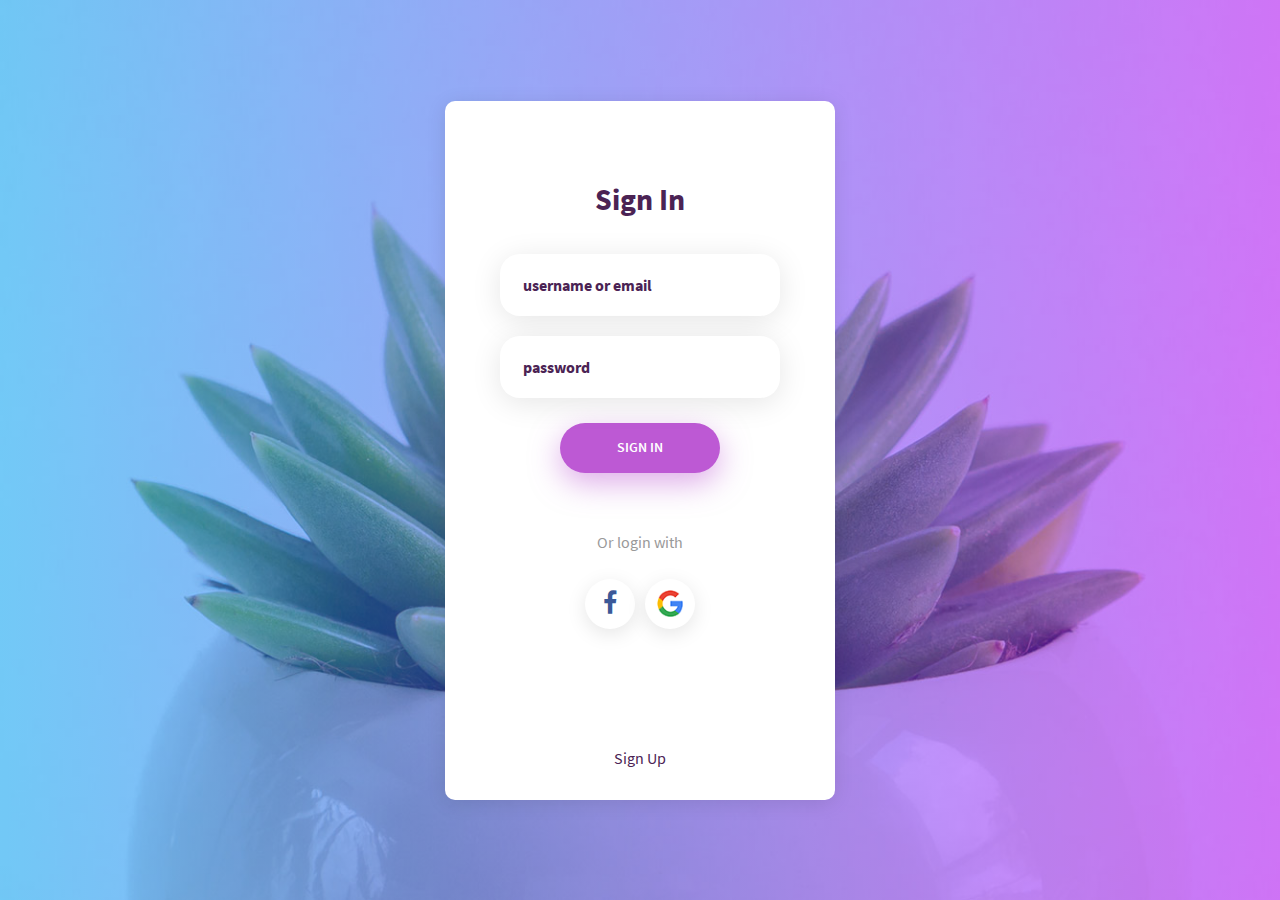
<file: Projet_AEA_UIL/CnxClient.html>
<!DOCTYPE html>
<html lang="en">
<head>
	<title>Login V9</title>
	<meta charset="UTF-8">
	<meta name="viewport" content="width=device-width, initial-scale=1">
<!--===============================================================================================-->	
	<link rel="icon" type="image/png" href="images/icons/favicon.ico"/>
<!--===============================================================================================-->
	<link rel="stylesheet" type="text/css" href="vendor/bootstrap/css/bootstrap.min.css">
<!--===============================================================================================-->
	<link rel="stylesheet" type="text/css" href="fonts/font-awesome-4.7.0/css/font-awesome.min.css">
<!--===============================================================================================-->
	<link rel="stylesheet" type="text/css" href="fonts/iconic/css/material-design-iconic-font.min.css">
<!--===============================================================================================-->
	<link rel="stylesheet" type="text/css" href="vendor/animate/animate.css">
<!--===============================================================================================-->	
	<link rel="stylesheet" type="text/css" href="vendor/css-hamburgers/hamburgers.min.css">
<!--===============================================================================================-->
	<link rel="stylesheet" type="text/css" href="vendor/animsition/css/animsition.min.css">
<!--===============================================================================================-->
	<link rel="stylesheet" type="text/css" href="vendor/select2/select2.min.css">
<!--===============================================================================================-->	
	<link rel="stylesheet" type="text/css" href="vendor/daterangepicker/daterangepicker.css">
<!--===============================================================================================-->
	<link rel="stylesheet" type="text/css" href="css/util.css">
	<link rel="stylesheet" type="text/css" href="css/main.css">
<!--===============================================================================================-->
</head>
<body>
	
	
	<div class="container-login100" style="background-image: url('images/bg-01.jpg');">
		<div class="wrap-login100 p-l-55 p-r-55 p-t-80 p-b-30">
			<form class="login100-form validate-form">
				<span class="login100-form-title p-b-37">
					Sign In
				</span>

				<div class="wrap-input100 validate-input m-b-20" data-validate="Enter username or email">
					<input class="input100" type="text" name="username" placeholder="username or email">
					<span class="focus-input100"></span>
				</div>

				<div class="wrap-input100 validate-input m-b-25" data-validate = "Enter password">
					<input class="input100" type="password" name="pass" placeholder="password">
					<span class="focus-input100"></span>
				</div>

				<div class="container-login100-form-btn">
					<button class="login100-form-btn">
						Sign In
					</button>
				</div>

				<div class="text-center p-t-57 p-b-20">
					<span class="txt1">
						Or login with
					</span>
				</div>

				<div class="flex-c p-b-112">
					<a href="#" class="login100-social-item">
						<i class="fa fa-facebook-f"></i>
					</a>

					<a href="#" class="login100-social-item">
						<img src="images/icons/icon-google.png" alt="GOOGLE">
					</a>
				</div>

				<div class="text-center">
					<a href="#" class="txt2 hov1">
						Sign Up
					</a>
				</div>
			</form>

			
		</div>
	</div>
	
	

	<div id="dropDownSelect1"></div>
	
<!--===============================================================================================-->
	<script src="vendor/jquery/jquery-3.2.1.min.js"></script>
<!--===============================================================================================-->
	<script src="vendor/animsition/js/animsition.min.js"></script>
<!--===============================================================================================-->
	<script src="vendor/bootstrap/js/popper.js"></script>
	<script src="vendor/bootstrap/js/bootstrap.min.js"></script>
<!--===============================================================================================-->
	<script src="vendor/select2/select2.min.js"></script>
<!--===============================================================================================-->
	<script src="vendor/daterangepicker/moment.min.js"></script>
	<script src="vendor/daterangepicker/daterangepicker.js"></script>
<!--===============================================================================================-->
	<script src="vendor/countdowntime/countdowntime.js"></script>
<!--===============================================================================================-->
	<script src="js/main.js"></script>

</body>
</html>
</file>
<file: Projet_AEA_UIL/vendor/daterangepicker/daterangepicker.css>
.daterangepicker {
  position: absolute;
  color: inherit;
  background-color: #fff;
  border-radius: 4px;
  width: 278px;
  padding: 4px;
  margin-top: 1px;
  top: 100px;
  left: 20px;
  /* Calendars */ }
  .daterangepicker:before, .daterangepicker:after {
    position: absolute;
    display: inline-block;
    border-bottom-color: rgba(0, 0, 0, 0.2);
    content: ''; }
  .daterangepicker:before {
    top: -7px;
    border-right: 7px solid transparent;
    border-left: 7px solid transparent;
    border-bottom: 7px solid #ccc; }
  .daterangepicker:after {
    top: -6px;
    border-right: 6px solid transparent;
    border-bottom: 6px solid #fff;
    border-left: 6px solid transparent; }
  .daterangepicker.opensleft:before {
    right: 9px; }
  .daterangepicker.opensleft:after {
    right: 10px; }
  .daterangepicker.openscenter:before {
    left: 0;
    right: 0;
    width: 0;
    margin-left: auto;
    margin-right: auto; }
  .daterangepicker.openscenter:after {
    left: 0;
    right: 0;
    width: 0;
    margin-left: auto;
    margin-right: auto; }
  .daterangepicker.opensright:before {
    left: 9px; }
  .daterangepicker.opensright:after {
    left: 10px; }
  .daterangepicker.dropup {
    margin-top: -5px; }
    .daterangepicker.dropup:before {
      top: initial;
      bottom: -7px;
      border-bottom: initial;
      border-top: 7px solid #ccc; }
    .daterangepicker.dropup:after {
      top: initial;
      bottom: -6px;
      border-bottom: initial;
      border-top: 6px solid #fff; }
  .daterangepicker.dropdown-menu {
    max-width: none;
    z-index: 3001; }
  .daterangepicker.single .ranges, .daterangepicker.single .calendar {
    float: none; }
  .daterangepicker.show-calendar .calendar {
    display: block; }
  .daterangepicker .calendar {
    display: none;
    max-width: 270px;
    margin: 4px; }
    .daterangepicker .calendar.single .calendar-table {
      border: none; }
    .daterangepicker .calendar th, .daterangepicker .calendar td {
      white-space: nowrap;
      text-align: center;
      min-width: 32px; }
  .daterangepicker .calendar-table {
    border: 1px solid #fff;
    padding: 4px;
    border-radius: 4px;
    background-color: #fff; }
  .daterangepicker table {
    width: 100%;
    margin: 0; }
  .daterangepicker td, .daterangepicker th {
    text-align: center;
    width: 20px;
    height: 20px;
    border-radius: 4px;
    border: 1px solid transparent;
    white-space: nowrap;
    cursor: pointer; }
    .daterangepicker td.available:hover, .daterangepicker th.available:hover {
      background-color: #eee;
      border-color: transparent;
      color: inherit; }
    .daterangepicker td.week, .daterangepicker th.week {
      font-size: 80%;
      color: #ccc; }
  .daterangepicker td.off, .daterangepicker td.off.in-range, .daterangepicker td.off.start-date, .daterangepicker td.off.end-date {
    background-color: #fff;
    border-color: transparent;
    color: #999; }
  .daterangepicker td.in-range {
    background-color: #ebf4f8;
    border-color: transparent;
    color: #000;
    border-radius: 0; }
  .daterangepicker td.start-date {
    border-radius: 4px 0 0 4px; }
  .daterangepicker td.end-date {
    border-radius: 0 4px 4px 0; }
  .daterangepicker td.start-date.end-date {
    border-radius: 4px; }
  .daterangepicker td.active, .daterangepicker td.active:hover {
    background-color: #357ebd;
    border-color: transparent;
    color: #fff; }
  .daterangepicker th.month {
    width: auto; }
  .daterangepicker td.disabled, .daterangepicker option.disabled {
    color: #999;
    cursor: not-allowed;
    text-decoration: line-through; }
  .daterangepicker select.monthselect, .daterangepicker select.yearselect {
    font-size: 12px;
    padding: 1px;
    height: auto;
    margin: 0;
    cursor: default; }
  .daterangepicker select.monthselect {
    margin-right: 2%;
    width: 56%; }
  .daterangepicker select.yearselect {
    width: 40%; }
  .daterangepicker select.hourselect, .daterangepicker select.minuteselect, .daterangepicker select.secondselect, .daterangepicker select.ampmselect {
    width: 50px;
    margin-bottom: 0; }
  .daterangepicker .input-mini {
    border: 1px solid #ccc;
    border-radius: 4px;
    color: #555;
    height: 30px;
    line-height: 30px;
    display: block;
    vertical-align: middle;
    margin: 0 0 5px 0;
    padding: 0 6px 0 28px;
    width: 100%; }
    .daterangepicker .input-mini.active {
      border: 1px solid #08c;
      border-radius: 4px; }
  .daterangepicker .daterangepicker_input {
    position: relative; }
    .daterangepicker .daterangepicker_input i {
      position: absolute;
      left: 8px;
      top: 8px; }
  .daterangepicker.rtl .input-mini {
    padding-right: 28px;
    padding-left: 6px; }
  .daterangepicker.rtl .daterangepicker_input i {
    left: auto;
    right: 8px; }
  .daterangepicker .calendar-time {
    text-align: center;
    margin: 5px auto;
    line-height: 30px;
    position: relative;
    padding-left: 28px; }
    .daterangepicker .calendar-time select.disabled {
      color: #ccc;
      cursor: not-allowed; }

.ranges {
  font-size: 11px;
  float: none;
  margin: 4px;
  text-align: left; }
  .ranges ul {
    list-style: none;
    margin: 0 auto;
    padding: 0;
    width: 100%; }
  .ranges li {
    font-size: 13px;
    background-color: #f5f5f5;
    border: 1px solid #f5f5f5;
    border-radius: 4px;
    color: #08c;
    padding: 3px 12px;
    margin-bottom: 8px;
    cursor: pointer; }
    .ranges li:hover {
      background-color: #08c;
      border: 1px solid #08c;
      color: #fff; }
    .ranges li.active {
      background-color: #08c;
      border: 1px solid #08c;
      color: #fff; }

/*  Larger Screen Styling */
@media (min-width: 564px) {
  .daterangepicker {
    width: auto; }
    .daterangepicker .ranges ul {
      width: 160px; }
    .daterangepicker.single .ranges ul {
      width: 100%; }
    .daterangepicker.single .calendar.left {
      clear: none; }
    .daterangepicker.single.ltr .ranges, .daterangepicker.single.ltr .calendar {
      float: left; }
    .daterangepicker.single.rtl .ranges, .daterangepicker.single.rtl .calendar {
      float: right; }
    .daterangepicker.ltr {
      direction: ltr;
      text-align: left; }
      .daterangepicker.ltr .calendar.left {
        clear: left;
        margin-right: 0; }
        .daterangepicker.ltr .calendar.left .calendar-table {
          border-right: none;
          border-top-right-radius: 0;
          border-bottom-right-radius: 0; }
      .daterangepicker.ltr .calendar.right {
        margin-left: 0; }
        .daterangepicker.ltr .calendar.right .calendar-table {
          border-left: none;
          border-top-left-radius: 0;
          border-bottom-left-radius: 0; }
      .daterangepicker.ltr .left .daterangepicker_input {
        padding-right: 12px; }
      .daterangepicker.ltr .calendar.left .calendar-table {
        padding-right: 12px; }
      .daterangepicker.ltr .ranges, .daterangepicker.ltr .calendar {
        float: left; }
    .daterangepicker.rtl {
      direction: rtl;
      text-align: right; }
      .daterangepicker.rtl .calendar.left {
        clear: right;
        margin-left: 0; }
        .daterangepicker.rtl .calendar.left .calendar-table {
          border-left: none;
          border-top-left-radius: 0;
          border-bottom-left-radius: 0; }
      .daterangepicker.rtl .calendar.right {
        margin-right: 0; }
        .daterangepicker.rtl .calendar.right .calendar-table {
          border-right: none;
          border-top-right-radius: 0;
          border-bottom-right-radius: 0; }
      .daterangepicker.rtl .left .daterangepicker_input {
        padding-left: 12px; }
      .daterangepicker.rtl .calendar.left .calendar-table {
        padding-left: 12px; }
      .daterangepicker.rtl .ranges, .daterangepicker.rtl .calendar {
        text-align: right;
        float: right; } }
@media (min-width: 730px) {
  .daterangepicker .ranges {
    width: auto; }
  .daterangepicker.ltr .ranges {
    float: left; }
  .daterangepicker.rtl .ranges {
    float: right; }
  .daterangepicker .calendar.left {
    clear: none !important; } }
</file>
<file: Projet_AEA_UIL/css/util.css>
/*[ FONT SIZE ]
///////////////////////////////////////////////////////////
*/
.fs-1 {font-size: 1px;}
.fs-2 {font-size: 2px;}
.fs-3 {font-size: 3px;}
.fs-4 {font-size: 4px;}
.fs-5 {font-size: 5px;}
.fs-6 {font-size: 6px;}
.fs-7 {font-size: 7px;}
.fs-8 {font-size: 8px;}
.fs-9 {font-size: 9px;}
.fs-10 {font-size: 10px;}
.fs-11 {font-size: 11px;}
.fs-12 {font-size: 12px;}
.fs-13 {font-size: 13px;}
.fs-14 {font-size: 14px;}
.fs-15 {font-size: 15px;}
.fs-16 {font-size: 16px;}
.fs-17 {font-size: 17px;}
.fs-18 {font-size: 18px;}
.fs-19 {font-size: 19px;}
.fs-20 {font-size: 20px;}
.fs-21 {font-size: 21px;}
.fs-22 {font-size: 22px;}
.fs-23 {font-size: 23px;}
.fs-24 {font-size: 24px;}
.fs-25 {font-size: 25px;}
.fs-26 {font-size: 26px;}
.fs-27 {font-size: 27px;}
.fs-28 {font-size: 28px;}
.fs-29 {font-size: 29px;}
.fs-30 {font-size: 30px;}
.fs-31 {font-size: 31px;}
.fs-32 {font-size: 32px;}
.fs-33 {font-size: 33px;}
.fs-34 {font-size: 34px;}
.fs-35 {font-size: 35px;}
.fs-36 {font-size: 36px;}
.fs-37 {font-size: 37px;}
.fs-38 {font-size: 38px;}
.fs-39 {font-size: 39px;}
.fs-40 {font-size: 40px;}
.fs-41 {font-size: 41px;}
.fs-42 {font-size: 42px;}
.fs-43 {font-size: 43px;}
.fs-44 {font-size: 44px;}
.fs-45 {font-size: 45px;}
.fs-46 {font-size: 46px;}
.fs-47 {font-size: 47px;}
.fs-48 {font-size: 48px;}
.fs-49 {font-size: 49px;}
.fs-50 {font-size: 50px;}
.fs-51 {font-size: 51px;}
.fs-52 {font-size: 52px;}
.fs-53 {font-size: 53px;}
.fs-54 {font-size: 54px;}
.fs-55 {font-size: 55px;}
.fs-56 {font-size: 56px;}
.fs-57 {font-size: 57px;}
.fs-58 {font-size: 58px;}
.fs-59 {font-size: 59px;}
.fs-60 {font-size: 60px;}
.fs-61 {font-size: 61px;}
.fs-62 {font-size: 62px;}
.fs-63 {font-size: 63px;}
.fs-64 {font-size: 64px;}
.fs-65 {font-size: 65px;}
.fs-66 {font-size: 66px;}
.fs-67 {font-size: 67px;}
.fs-68 {font-size: 68px;}
.fs-69 {font-size: 69px;}
.fs-70 {font-size: 70px;}
.fs-71 {font-size: 71px;}
.fs-72 {font-size: 72px;}
.fs-73 {font-size: 73px;}
.fs-74 {font-size: 74px;}
.fs-75 {font-size: 75px;}
.fs-76 {font-size: 76px;}
.fs-77 {font-size: 77px;}
.fs-78 {font-size: 78px;}
.fs-79 {font-size: 79px;}
.fs-80 {font-size: 80px;}
.fs-81 {font-size: 81px;}
.fs-82 {font-size: 82px;}
.fs-83 {font-size: 83px;}
.fs-84 {font-size: 84px;}
.fs-85 {font-size: 85px;}
.fs-86 {font-size: 86px;}
.fs-87 {font-size: 87px;}
.fs-88 {font-size: 88px;}
.fs-89 {font-size: 89px;}
.fs-90 {font-size: 90px;}
.fs-91 {font-size: 91px;}
.fs-92 {font-size: 92px;}
.fs-93 {font-size: 93px;}
.fs-94 {font-size: 94px;}
.fs-95 {font-size: 95px;}
.fs-96 {font-size: 96px;}
.fs-97 {font-size: 97px;}
.fs-98 {font-size: 98px;}
.fs-99 {font-size: 99px;}
.fs-100 {font-size: 100px;}
.fs-101 {font-size: 101px;}
.fs-102 {font-size: 102px;}
.fs-103 {font-size: 103px;}
.fs-104 {font-size: 104px;}
.fs-105 {font-size: 105px;}
.fs-106 {font-size: 106px;}
.fs-107 {font-size: 107px;}
.fs-108 {font-size: 108px;}
.fs-109 {font-size: 109px;}
.fs-110 {font-size: 110px;}
.fs-111 {font-size: 111px;}
.fs-112 {font-size: 112px;}
.fs-113 {font-size: 113px;}
.fs-114 {font-size: 114px;}
.fs-115 {font-size: 115px;}
.fs-116 {font-size: 116px;}
.fs-117 {font-size: 117px;}
.fs-118 {font-size: 118px;}
.fs-119 {font-size: 119px;}
.fs-120 {font-size: 120px;}
.fs-121 {font-size: 121px;}
.fs-122 {font-size: 122px;}
.fs-123 {font-size: 123px;}
.fs-124 {font-size: 124px;}
.fs-125 {font-size: 125px;}
.fs-126 {font-size: 126px;}
.fs-127 {font-size: 127px;}
.fs-128 {font-size: 128px;}
.fs-129 {font-size: 129px;}
.fs-130 {font-size: 130px;}
.fs-131 {font-size: 131px;}
.fs-132 {font-size: 132px;}
.fs-133 {font-size: 133px;}
.fs-134 {font-size: 134px;}
.fs-135 {font-size: 135px;}
.fs-136 {font-size: 136px;}
.fs-137 {font-size: 137px;}
.fs-138 {font-size: 138px;}
.fs-139 {font-size: 139px;}
.fs-140 {font-size: 140px;}
.fs-141 {font-size: 141px;}
.fs-142 {font-size: 142px;}
.fs-143 {font-size: 143px;}
.fs-144 {font-size: 144px;}
.fs-145 {font-size: 145px;}
.fs-146 {font-size: 146px;}
.fs-147 {font-size: 147px;}
.fs-148 {font-size: 148px;}
.fs-149 {font-size: 149px;}
.fs-150 {font-size: 150px;}
.fs-151 {font-size: 151px;}
.fs-152 {font-size: 152px;}
.fs-153 {font-size: 153px;}
.fs-154 {font-size: 154px;}
.fs-155 {font-size: 155px;}
.fs-156 {font-size: 156px;}
.fs-157 {font-size: 157px;}
.fs-158 {font-size: 158px;}
.fs-159 {font-size: 159px;}
.fs-160 {font-size: 160px;}
.fs-161 {font-size: 161px;}
.fs-162 {font-size: 162px;}
.fs-163 {font-size: 163px;}
.fs-164 {font-size: 164px;}
.fs-165 {font-size: 165px;}
.fs-166 {font-size: 166px;}
.fs-167 {font-size: 167px;}
.fs-168 {font-size: 168px;}
.fs-169 {font-size: 169px;}
.fs-170 {font-size: 170px;}
.fs-171 {font-size: 171px;}
.fs-172 {font-size: 172px;}
.fs-173 {font-size: 173px;}
.fs-174 {font-size: 174px;}
.fs-175 {font-size: 175px;}
.fs-176 {font-size: 176px;}
.fs-177 {font-size: 177px;}
.fs-178 {font-size: 178px;}
.fs-179 {font-size: 179px;}
.fs-180 {font-size: 180px;}
.fs-181 {font-size: 181px;}
.fs-182 {font-size: 182px;}
.fs-183 {font-size: 183px;}
.fs-184 {font-size: 184px;}
.fs-185 {font-size: 185px;}
.fs-186 {font-size: 186px;}
.fs-187 {font-size: 187px;}
.fs-188 {font-size: 188px;}
.fs-189 {font-size: 189px;}
.fs-190 {font-size: 190px;}
.fs-191 {font-size: 191px;}
.fs-192 {font-size: 192px;}
.fs-193 {font-size: 193px;}
.fs-194 {font-size: 194px;}
.fs-195 {font-size: 195px;}
.fs-196 {font-size: 196px;}
.fs-197 {font-size: 197px;}
.fs-198 {font-size: 198px;}
.fs-199 {font-size: 199px;}
.fs-200 {font-size: 200px;}

/*[ PADDING ]
///////////////////////////////////////////////////////////
*/
.p-t-0 {padding-top: 0px;}
.p-t-1 {padding-top: 1px;}
.p-t-2 {padding-top: 2px;}
.p-t-3 {padding-top: 3px;}
.p-t-4 {padding-top: 4px;}
.p-t-5 {padding-top: 5px;}
.p-t-6 {padding-top: 6px;}
.p-t-7 {padding-top: 7px;}
.p-t-8 {padding-top: 8px;}
.p-t-9 {padding-top: 9px;}
.p-t-10 {padding-top: 10px;}
.p-t-11 {padding-top: 11px;}
.p-t-12 {padding-top: 12px;}
.p-t-13 {padding-top: 13px;}
.p-t-14 {padding-top: 14px;}
.p-t-15 {padding-top: 15px;}
.p-t-16 {padding-top: 16px;}
.p-t-17 {padding-top: 17px;}
.p-t-18 {padding-top: 18px;}
.p-t-19 {padding-top: 19px;}
.p-t-20 {padding-top: 20px;}
.p-t-21 {padding-top: 21px;}
.p-t-22 {padding-top: 22px;}
.p-t-23 {padding-top: 23px;}
.p-t-24 {padding-top: 24px;}
.p-t-25 {padding-top: 25px;}
.p-t-26 {padding-top: 26px;}
.p-t-27 {padding-top: 27px;}
.p-t-28 {padding-top: 28px;}
.p-t-29 {padding-top: 29px;}
.p-t-30 {padding-top: 30px;}
.p-t-31 {padding-top: 31px;}
.p-t-32 {padding-top: 32px;}
.p-t-33 {padding-top: 33px;}
.p-t-34 {padding-top: 34px;}
.p-t-35 {padding-top: 35px;}
.p-t-36 {padding-top: 36px;}
.p-t-37 {padding-top: 37px;}
.p-t-38 {padding-top: 38px;}
.p-t-39 {padding-top: 39px;}
.p-t-40 {padding-top: 40px;}
.p-t-41 {padding-top: 41px;}
.p-t-42 {padding-top: 42px;}
.p-t-43 {padding-top: 43px;}
.p-t-44 {padding-top: 44px;}
.p-t-45 {padding-top: 45px;}
.p-t-46 {padding-top: 46px;}
.p-t-47 {padding-top: 47px;}
.p-t-48 {padding-top: 48px;}
.p-t-49 {padding-top: 49px;}
.p-t-50 {padding-top: 50px;}
.p-t-51 {padding-top: 51px;}
.p-t-52 {padding-top: 52px;}
.p-t-53 {padding-top: 53px;}
.p-t-54 {padding-top: 54px;}
.p-t-55 {padding-top: 55px;}
.p-t-56 {padding-top: 56px;}
.p-t-57 {padding-top: 57px;}
.p-t-58 {padding-top: 58px;}
.p-t-59 {padding-top: 59px;}
.p-t-60 {padding-top: 60px;}
.p-t-61 {padding-top: 61px;}
.p-t-62 {padding-top: 62px;}
.p-t-63 {padding-top: 63px;}
.p-t-64 {padding-top: 64px;}
.p-t-65 {padding-top: 65px;}
.p-t-66 {padding-top: 66px;}
.p-t-67 {padding-top: 67px;}
.p-t-68 {padding-top: 68px;}
.p-t-69 {padding-top: 69px;}
.p-t-70 {padding-top: 70px;}
.p-t-71 {padding-top: 71px;}
.p-t-72 {padding-top: 72px;}
.p-t-73 {padding-top: 73px;}
.p-t-74 {padding-top: 74px;}
.p-t-75 {padding-top: 75px;}
.p-t-76 {padding-top: 76px;}
.p-t-77 {padding-top: 77px;}
.p-t-78 {padding-top: 78px;}
.p-t-79 {padding-top: 79px;}
.p-t-80 {padding-top: 80px;}
.p-t-81 {padding-top: 81px;}
.p-t-82 {padding-top: 82px;}
.p-t-83 {padding-top: 83px;}
.p-t-84 {padding-top: 84px;}
.p-t-85 {padding-top: 85px;}
.p-t-86 {padding-top: 86px;}
.p-t-87 {padding-top: 87px;}
.p-t-88 {padding-top: 88px;}
.p-t-89 {padding-top: 89px;}
.p-t-90 {padding-top: 90px;}
.p-t-91 {padding-top: 91px;}
.p-t-92 {padding-top: 92px;}
.p-t-93 {padding-top: 93px;}
.p-t-94 {padding-top: 94px;}
.p-t-95 {padding-top: 95px;}
.p-t-96 {padding-top: 96px;}
.p-t-97 {padding-top: 97px;}
.p-t-98 {padding-top: 98px;}
.p-t-99 {padding-top: 99px;}
.p-t-100 {padding-top: 100px;}
.p-t-101 {padding-top: 101px;}
.p-t-102 {padding-top: 102px;}
.p-t-103 {padding-top: 103px;}
.p-t-104 {padding-top: 104px;}
.p-t-105 {padding-top: 105px;}
.p-t-106 {padding-top: 106px;}
.p-t-107 {padding-top: 107px;}
.p-t-108 {padding-top: 108px;}
.p-t-109 {padding-top: 109px;}
.p-t-110 {padding-top: 110px;}
.p-t-111 {padding-top: 111px;}
.p-t-112 {padding-top: 112px;}
.p-t-113 {padding-top: 113px;}
.p-t-114 {padding-top: 114px;}
.p-t-115 {padding-top: 115px;}
.p-t-116 {padding-top: 116px;}
.p-t-117 {padding-top: 117px;}
.p-t-118 {padding-top: 118px;}
.p-t-119 {padding-top: 119px;}
.p-t-120 {padding-top: 120px;}
.p-t-121 {padding-top: 121px;}
.p-t-122 {padding-top: 122px;}
.p-t-123 {padding-top: 123px;}
.p-t-124 {padding-top: 124px;}
.p-t-125 {padding-top: 125px;}
.p-t-126 {padding-top: 126px;}
.p-t-127 {padding-top: 127px;}
.p-t-128 {padding-top: 128px;}
.p-t-129 {padding-top: 129px;}
.p-t-130 {padding-top: 130px;}
.p-t-131 {padding-top: 131px;}
.p-t-132 {padding-top: 132px;}
.p-t-133 {padding-top: 133px;}
.p-t-134 {padding-top: 134px;}
.p-t-135 {padding-top: 135px;}
.p-t-136 {padding-top: 136px;}
.p-t-137 {padding-top: 137px;}
.p-t-138 {padding-top: 138px;}
.p-t-139 {padding-top: 139px;}
.p-t-140 {padding-top: 140px;}
.p-t-141 {padding-top: 141px;}
.p-t-142 {padding-top: 142px;}
.p-t-143 {padding-top: 143px;}
.p-t-144 {padding-top: 144px;}
.p-t-145 {padding-top: 145px;}
.p-t-146 {padding-top: 146px;}
.p-t-147 {padding-top: 147px;}
.p-t-148 {padding-top: 148px;}
.p-t-149 {padding-top: 149px;}
.p-t-150 {padding-top: 150px;}
.p-t-151 {padding-top: 151px;}
.p-t-152 {padding-top: 152px;}
.p-t-153 {padding-top: 153px;}
.p-t-154 {padding-top: 154px;}
.p-t-155 {padding-top: 155px;}
.p-t-156 {padding-top: 156px;}
.p-t-157 {padding-top: 157px;}
.p-t-158 {padding-top: 158px;}
.p-t-159 {padding-top: 159px;}
.p-t-160 {padding-top: 160px;}
.p-t-161 {padding-top: 161px;}
.p-t-162 {padding-top: 162px;}
.p-t-163 {padding-top: 163px;}
.p-t-164 {padding-top: 164px;}
.p-t-165 {padding-top: 165px;}
.p-t-166 {padding-top: 166px;}
.p-t-167 {padding-top: 167px;}
.p-t-168 {padding-top: 168px;}
.p-t-169 {padding-top: 169px;}
.p-t-170 {padding-top: 170px;}
.p-t-171 {padding-top: 171px;}
.p-t-172 {padding-top: 172px;}
.p-t-173 {padding-top: 173px;}
.p-t-174 {padding-top: 174px;}
.p-t-175 {padding-top: 175px;}
.p-t-176 {padding-top: 176px;}
.p-t-177 {padding-top: 177px;}
.p-t-178 {padding-top: 178px;}
.p-t-179 {padding-top: 179px;}
.p-t-180 {padding-top: 180px;}
.p-t-181 {padding-top: 181px;}
.p-t-182 {padding-top: 182px;}
.p-t-183 {padding-top: 183px;}
.p-t-184 {padding-top: 184px;}
.p-t-185 {padding-top: 185px;}
.p-t-186 {padding-top: 186px;}
.p-t-187 {padding-top: 187px;}
.p-t-188 {padding-top: 188px;}
.p-t-189 {padding-top: 189px;}
.p-t-190 {padding-top: 190px;}
.p-t-191 {padding-top: 191px;}
.p-t-192 {padding-top: 192px;}
.p-t-193 {padding-top: 193px;}
.p-t-194 {padding-top: 194px;}
.p-t-195 {padding-top: 195px;}
.p-t-196 {padding-top: 196px;}
.p-t-197 {padding-top: 197px;}
.p-t-198 {padding-top: 198px;}
.p-t-199 {padding-top: 199px;}
.p-t-200 {padding-top: 200px;}
.p-t-201 {padding-top: 201px;}
.p-t-202 {padding-top: 202px;}
.p-t-203 {padding-top: 203px;}
.p-t-204 {padding-top: 204px;}
.p-t-205 {padding-top: 205px;}
.p-t-206 {padding-top: 206px;}
.p-t-207 {padding-top: 207px;}
.p-t-208 {padding-top: 208px;}
.p-t-209 {padding-top: 209px;}
.p-t-210 {padding-top: 210px;}
.p-t-211 {padding-top: 211px;}
.p-t-212 {padding-top: 212px;}
.p-t-213 {padding-top: 213px;}
.p-t-214 {padding-top: 214px;}
.p-t-215 {padding-top: 215px;}
.p-t-216 {padding-top: 216px;}
.p-t-217 {padding-top: 217px;}
.p-t-218 {padding-top: 218px;}
.p-t-219 {padding-top: 219px;}
.p-t-220 {padding-top: 220px;}
.p-t-221 {padding-top: 221px;}
.p-t-222 {padding-top: 222px;}
.p-t-223 {padding-top: 223px;}
.p-t-224 {padding-top: 224px;}
.p-t-225 {padding-top: 225px;}
.p-t-226 {padding-top: 226px;}
.p-t-227 {padding-top: 227px;}
.p-t-228 {padding-top: 228px;}
.p-t-229 {padding-top: 229px;}
.p-t-230 {padding-top: 230px;}
.p-t-231 {padding-top: 231px;}
.p-t-232 {padding-top: 232px;}
.p-t-233 {padding-top: 233px;}
.p-t-234 {padding-top: 234px;}
.p-t-235 {padding-top: 235px;}
.p-t-236 {padding-top: 236px;}
.p-t-237 {padding-top: 237px;}
.p-t-238 {padding-top: 238px;}
.p-t-239 {padding-top: 239px;}
.p-t-240 {padding-top: 240px;}
.p-t-241 {padding-top: 241px;}
.p-t-242 {padding-top: 242px;}
.p-t-243 {padding-top: 243px;}
.p-t-244 {padding-top: 244px;}
.p-t-245 {padding-top: 245px;}
.p-t-246 {padding-top: 246px;}
.p-t-247 {padding-top: 247px;}
.p-t-248 {padding-top: 248px;}
.p-t-249 {padding-top: 249px;}
.p-t-250 {padding-top: 250px;}
.p-b-0 {padding-bottom: 0px;}
.p-b-1 {padding-bottom: 1px;}
.p-b-2 {padding-bottom: 2px;}
.p-b-3 {padding-bottom: 3px;}
.p-b-4 {padding-bottom: 4px;}
.p-b-5 {padding-bottom: 5px;}
.p-b-6 {padding-bottom: 6px;}
.p-b-7 {padding-bottom: 7px;}
.p-b-8 {padding-bottom: 8px;}
.p-b-9 {padding-bottom: 9px;}
.p-b-10 {padding-bottom: 10px;}
.p-b-11 {padding-bottom: 11px;}
.p-b-12 {padding-bottom: 12px;}
.p-b-13 {padding-bottom: 13px;}
.p-b-14 {padding-bottom: 14px;}
.p-b-15 {padding-bottom: 15px;}
.p-b-16 {padding-bottom: 16px;}
.p-b-17 {padding-bottom: 17px;}
.p-b-18 {padding-bottom: 18px;}
.p-b-19 {padding-bottom: 19px;}
.p-b-20 {padding-bottom: 20px;}
.p-b-21 {padding-bottom: 21px;}
.p-b-22 {padding-bottom: 22px;}
.p-b-23 {padding-bottom: 23px;}
.p-b-24 {padding-bottom: 24px;}
.p-b-25 {padding-bottom: 25px;}
.p-b-26 {padding-bottom: 26px;}
.p-b-27 {padding-bottom: 27px;}
.p-b-28 {padding-bottom: 28px;}
.p-b-29 {padding-bottom: 29px;}
.p-b-30 {padding-bottom: 30px;}
.p-b-31 {padding-bottom: 31px;}
.p-b-32 {padding-bottom: 32px;}
.p-b-33 {padding-bottom: 33px;}
.p-b-34 {padding-bottom: 34px;}
.p-b-35 {padding-bottom: 35px;}
.p-b-36 {padding-bottom: 36px;}
.p-b-37 {padding-bottom: 37px;}
.p-b-38 {padding-bottom: 38px;}
.p-b-39 {padding-bottom: 39px;}
.p-b-40 {padding-bottom: 40px;}
.p-b-41 {padding-bottom: 41px;}
.p-b-42 {padding-bottom: 42px;}
.p-b-43 {padding-bottom: 43px;}
.p-b-44 {padding-bottom: 44px;}
.p-b-45 {padding-bottom: 45px;}
.p-b-46 {padding-bottom: 46px;}
.p-b-47 {padding-bottom: 47px;}
.p-b-48 {padding-bottom: 48px;}
.p-b-49 {padding-bottom: 49px;}
.p-b-50 {padding-bottom: 50px;}
.p-b-51 {padding-bottom: 51px;}
.p-b-52 {padding-bottom: 52px;}
.p-b-53 {padding-bottom: 53px;}
.p-b-54 {padding-bottom: 54px;}
.p-b-55 {padding-bottom: 55px;}
.p-b-56 {padding-bottom: 56px;}
.p-b-57 {padding-bottom: 57px;}
.p-b-58 {padding-bottom: 58px;}
.p-b-59 {padding-bottom: 59px;}
.p-b-60 {padding-bottom: 60px;}
.p-b-61 {padding-bottom: 61px;}
.p-b-62 {padding-bottom: 62px;}
.p-b-63 {padding-bottom: 63px;}
.p-b-64 {padding-bottom: 64px;}
.p-b-65 {padding-bottom: 65px;}
.p-b-66 {padding-bottom: 66px;}
.p-b-67 {padding-bottom: 67px;}
.p-b-68 {padding-bottom: 68px;}
.p-b-69 {padding-bottom: 69px;}
.p-b-70 {padding-bottom: 70px;}
.p-b-71 {padding-bottom: 71px;}
.p-b-72 {padding-bottom: 72px;}
.p-b-73 {padding-bottom: 73px;}
.p-b-74 {padding-bottom: 74px;}
.p-b-75 {padding-bottom: 75px;}
.p-b-76 {padding-bottom: 76px;}
.p-b-77 {padding-bottom: 77px;}
.p-b-78 {padding-bottom: 78px;}
.p-b-79 {padding-bottom: 79px;}
.p-b-80 {padding-bottom: 80px;}
.p-b-81 {padding-bottom: 81px;}
.p-b-82 {padding-bottom: 82px;}
.p-b-83 {padding-bottom: 83px;}
.p-b-84 {padding-bottom: 84px;}
.p-b-85 {padding-bottom: 85px;}
.p-b-86 {padding-bottom: 86px;}
.p-b-87 {padding-bottom: 87px;}
.p-b-88 {padding-bottom: 88px;}
.p-b-89 {padding-bottom: 89px;}
.p-b-90 {padding-bottom: 90px;}
.p-b-91 {padding-bottom: 91px;}
.p-b-92 {padding-bottom: 92px;}
.p-b-93 {padding-bottom: 93px;}
.p-b-94 {padding-bottom: 94px;}
.p-b-95 {padding-bottom: 95px;}
.p-b-96 {padding-bottom: 96px;}
.p-b-97 {padding-bottom: 97px;}
.p-b-98 {padding-bottom: 98px;}
.p-b-99 {padding-bottom: 99px;}
.p-b-100 {padding-bottom: 100px;}
.p-b-101 {padding-bottom: 101px;}
.p-b-102 {padding-bottom: 102px;}
.p-b-103 {padding-bottom: 103px;}
.p-b-104 {padding-bottom: 104px;}
.p-b-105 {padding-bottom: 105px;}
.p-b-106 {padding-bottom: 106px;}
.p-b-107 {padding-bottom: 107px;}
.p-b-108 {padding-bottom: 108px;}
.p-b-109 {padding-bottom: 109px;}
.p-b-110 {padding-bottom: 110px;}
.p-b-111 {padding-bottom: 111px;}
.p-b-112 {padding-bottom: 112px;}
.p-b-113 {padding-bottom: 113px;}
.p-b-114 {padding-bottom: 114px;}
.p-b-115 {padding-bottom: 115px;}
.p-b-116 {padding-bottom: 116px;}
.p-b-117 {padding-bottom: 117px;}
.p-b-118 {padding-bottom: 118px;}
.p-b-119 {padding-bottom: 119px;}
.p-b-120 {padding-bottom: 120px;}
.p-b-121 {padding-bottom: 121px;}
.p-b-122 {padding-bottom: 122px;}
.p-b-123 {padding-bottom: 123px;}
.p-b-124 {padding-bottom: 124px;}
.p-b-125 {padding-bottom: 125px;}
.p-b-126 {padding-bottom: 126px;}
.p-b-127 {padding-bottom: 127px;}
.p-b-128 {padding-bottom: 128px;}
.p-b-129 {padding-bottom: 129px;}
.p-b-130 {padding-bottom: 130px;}
.p-b-131 {padding-bottom: 131px;}
.p-b-132 {padding-bottom: 132px;}
.p-b-133 {padding-bottom: 133px;}
.p-b-134 {padding-bottom: 134px;}
.p-b-135 {padding-bottom: 135px;}
.p-b-136 {padding-bottom: 136px;}
.p-b-137 {padding-bottom: 137px;}
.p-b-138 {padding-bottom: 138px;}
.p-b-139 {padding-bottom: 139px;}
.p-b-140 {padding-bottom: 140px;}
.p-b-141 {padding-bottom: 141px;}
.p-b-142 {padding-bottom: 142px;}
.p-b-143 {padding-bottom: 143px;}
.p-b-144 {padding-bottom: 144px;}
.p-b-145 {padding-bottom: 145px;}
.p-b-146 {padding-bottom: 146px;}
.p-b-147 {padding-bottom: 147px;}
.p-b-148 {padding-bottom: 148px;}
.p-b-149 {padding-bottom: 149px;}
.p-b-150 {padding-bottom: 150px;}
.p-b-151 {padding-bottom: 151px;}
.p-b-152 {padding-bottom: 152px;}
.p-b-153 {padding-bottom: 153px;}
.p-b-154 {padding-bottom: 154px;}
.p-b-155 {padding-bottom: 155px;}
.p-b-156 {padding-bottom: 156px;}
.p-b-157 {padding-bottom: 157px;}
.p-b-158 {padding-bottom: 158px;}
.p-b-159 {padding-bottom: 159px;}
.p-b-160 {padding-bottom: 160px;}
.p-b-161 {padding-bottom: 161px;}
.p-b-162 {padding-bottom: 162px;}
.p-b-163 {padding-bottom: 163px;}
.p-b-164 {padding-bottom: 164px;}
.p-b-165 {padding-bottom: 165px;}
.p-b-166 {padding-bottom: 166px;}
.p-b-167 {padding-bottom: 167px;}
.p-b-168 {padding-bottom: 168px;}
.p-b-169 {padding-bottom: 169px;}
.p-b-170 {padding-bottom: 170px;}
.p-b-171 {padding-bottom: 171px;}
.p-b-172 {padding-bottom: 172px;}
.p-b-173 {padding-bottom: 173px;}
.p-b-174 {padding-bottom: 174px;}
.p-b-175 {padding-bottom: 175px;}
.p-b-176 {padding-bottom: 176px;}
.p-b-177 {padding-bottom: 177px;}
.p-b-178 {padding-bottom: 178px;}
.p-b-179 {padding-bottom: 179px;}
.p-b-180 {padding-bottom: 180px;}
.p-b-181 {padding-bottom: 181px;}
.p-b-182 {padding-bottom: 182px;}
.p-b-183 {padding-bottom: 183px;}
.p-b-184 {padding-bottom: 184px;}
.p-b-185 {padding-bottom: 185px;}
.p-b-186 {padding-bottom: 186px;}
.p-b-187 {padding-bottom: 187px;}
.p-b-188 {padding-bottom: 188px;}
.p-b-189 {padding-bottom: 189px;}
.p-b-190 {padding-bottom: 190px;}
.p-b-191 {padding-bottom: 191px;}
.p-b-192 {padding-bottom: 192px;}
.p-b-193 {padding-bottom: 193px;}
.p-b-194 {padding-bottom: 194px;}
.p-b-195 {padding-bottom: 195px;}
.p-b-196 {padding-bottom: 196px;}
.p-b-197 {padding-bottom: 197px;}
.p-b-198 {padding-bottom: 198px;}
.p-b-199 {padding-bottom: 199px;}
.p-b-200 {padding-bottom: 200px;}
.p-b-201 {padding-bottom: 201px;}
.p-b-202 {padding-bottom: 202px;}
.p-b-203 {padding-bottom: 203px;}
.p-b-204 {padding-bottom: 204px;}
.p-b-205 {padding-bottom: 205px;}
.p-b-206 {padding-bottom: 206px;}
.p-b-207 {padding-bottom: 207px;}
.p-b-208 {padding-bottom: 208px;}
.p-b-209 {padding-bottom: 209px;}
.p-b-210 {padding-bottom: 210px;}
.p-b-211 {padding-bottom: 211px;}
.p-b-212 {padding-bottom: 212px;}
.p-b-213 {padding-bottom: 213px;}
.p-b-214 {padding-bottom: 214px;}
.p-b-215 {padding-bottom: 215px;}
.p-b-216 {padding-bottom: 216px;}
.p-b-217 {padding-bottom: 217px;}
.p-b-218 {padding-bottom: 218px;}
.p-b-219 {padding-bottom: 219px;}
.p-b-220 {padding-bottom: 220px;}
.p-b-221 {padding-bottom: 221px;}
.p-b-222 {padding-bottom: 222px;}
.p-b-223 {padding-bottom: 223px;}
.p-b-224 {padding-bottom: 224px;}
.p-b-225 {padding-bottom: 225px;}
.p-b-226 {padding-bottom: 226px;}
.p-b-227 {padding-bottom: 227px;}
.p-b-228 {padding-bottom: 228px;}
.p-b-229 {padding-bottom: 229px;}
.p-b-230 {padding-bottom: 230px;}
.p-b-231 {padding-bottom: 231px;}
.p-b-232 {padding-bottom: 232px;}
.p-b-233 {padding-bottom: 233px;}
.p-b-234 {padding-bottom: 234px;}
.p-b-235 {padding-bottom: 235px;}
.p-b-236 {padding-bottom: 236px;}
.p-b-237 {padding-bottom: 237px;}
.p-b-238 {padding-bottom: 238px;}
.p-b-239 {padding-bottom: 239px;}
.p-b-240 {padding-bottom: 240px;}
.p-b-241 {padding-bottom: 241px;}
.p-b-242 {padding-bottom: 242px;}
.p-b-243 {padding-bottom: 243px;}
.p-b-244 {padding-bottom: 244px;}
.p-b-245 {padding-bottom: 245px;}
.p-b-246 {padding-bottom: 246px;}
.p-b-247 {padding-bottom: 247px;}
.p-b-248 {padding-bottom: 248px;}
.p-b-249 {padding-bottom: 249px;}
.p-b-250 {padding-bottom: 250px;}
.p-l-0 {padding-left: 0px;}
.p-l-1 {padding-left: 1px;}
.p-l-2 {padding-left: 2px;}
.p-l-3 {padding-left: 3px;}
.p-l-4 {padding-left: 4px;}
.p-l-5 {padding-left: 5px;}
.p-l-6 {padding-left: 6px;}
.p-l-7 {padding-left: 7px;}
.p-l-8 {padding-left: 8px;}
.p-l-9 {padding-left: 9px;}
.p-l-10 {padding-left: 10px;}
.p-l-11 {padding-left: 11px;}
.p-l-12 {padding-left: 12px;}
.p-l-13 {padding-left: 13px;}
.p-l-14 {padding-left: 14px;}
.p-l-15 {padding-left: 15px;}
.p-l-16 {padding-left: 16px;}
.p-l-17 {padding-left: 17px;}
.p-l-18 {padding-left: 18px;}
.p-l-19 {padding-left: 19px;}
.p-l-20 {padding-left: 20px;}
.p-l-21 {padding-left: 21px;}
.p-l-22 {padding-left: 22px;}
.p-l-23 {padding-left: 23px;}
.p-l-24 {padding-left: 24px;}
.p-l-25 {padding-left: 25px;}
.p-l-26 {padding-left: 26px;}
.p-l-27 {padding-left: 27px;}
.p-l-28 {padding-left: 28px;}
.p-l-29 {padding-left: 29px;}
.p-l-30 {padding-left: 30px;}
.p-l-31 {padding-left: 31px;}
.p-l-32 {padding-left: 32px;}
.p-l-33 {padding-left: 33px;}
.p-l-34 {padding-left: 34px;}
.p-l-35 {padding-left: 35px;}
.p-l-36 {padding-left: 36px;}
.p-l-37 {padding-left: 37px;}
.p-l-38 {padding-left: 38px;}
.p-l-39 {padding-left: 39px;}
.p-l-40 {padding-left: 40px;}
.p-l-41 {padding-left: 41px;}
.p-l-42 {padding-left: 42px;}
.p-l-43 {padding-left: 43px;}
.p-l-44 {padding-left: 44px;}
.p-l-45 {padding-left: 45px;}
.p-l-46 {padding-left: 46px;}
.p-l-47 {padding-left: 47px;}
.p-l-48 {padding-left: 48px;}
.p-l-49 {padding-left: 49px;}
.p-l-50 {padding-left: 50px;}
.p-l-51 {padding-left: 51px;}
.p-l-52 {padding-left: 52px;}
.p-l-53 {padding-left: 53px;}
.p-l-54 {padding-left: 54px;}
.p-l-55 {padding-left: 55px;}
.p-l-56 {padding-left: 56px;}
.p-l-57 {padding-left: 57px;}
.p-l-58 {padding-left: 58px;}
.p-l-59 {padding-left: 59px;}
.p-l-60 {padding-left: 60px;}
.p-l-61 {padding-left: 61px;}
.p-l-62 {padding-left: 62px;}
.p-l-63 {padding-left: 63px;}
.p-l-64 {padding-left: 64px;}
.p-l-65 {padding-left: 65px;}
.p-l-66 {padding-left: 66px;}
.p-l-67 {padding-left: 67px;}
.p-l-68 {padding-left: 68px;}
.p-l-69 {padding-left: 69px;}
.p-l-70 {padding-left: 70px;}
.p-l-71 {padding-left: 71px;}
.p-l-72 {padding-left: 72px;}
.p-l-73 {padding-left: 73px;}
.p-l-74 {padding-left: 74px;}
.p-l-75 {padding-left: 75px;}
.p-l-76 {padding-left: 76px;}
.p-l-77 {padding-left: 77px;}
.p-l-78 {padding-left: 78px;}
.p-l-79 {padding-left: 79px;}
.p-l-80 {padding-left: 80px;}
.p-l-81 {padding-left: 81px;}
.p-l-82 {padding-left: 82px;}
.p-l-83 {padding-left: 83px;}
.p-l-84 {padding-left: 84px;}
.p-l-85 {padding-left: 85px;}
.p-l-86 {padding-left: 86px;}
.p-l-87 {padding-left: 87px;}
.p-l-88 {padding-left: 88px;}
.p-l-89 {padding-left: 89px;}
.p-l-90 {padding-left: 90px;}
.p-l-91 {padding-left: 91px;}
.p-l-92 {padding-left: 92px;}
.p-l-93 {padding-left: 93px;}
.p-l-94 {padding-left: 94px;}
.p-l-95 {padding-left: 95px;}
.p-l-96 {padding-left: 96px;}
.p-l-97 {padding-left: 97px;}
.p-l-98 {padding-left: 98px;}
.p-l-99 {padding-left: 99px;}
.p-l-100 {padding-left: 100px;}
.p-l-101 {padding-left: 101px;}
.p-l-102 {padding-left: 102px;}
.p-l-103 {padding-left: 103px;}
.p-l-104 {padding-left: 104px;}
.p-l-105 {padding-left: 105px;}
.p-l-106 {padding-left: 106px;}
.p-l-107 {padding-left: 107px;}
.p-l-108 {padding-left: 108px;}
.p-l-109 {padding-left: 109px;}
.p-l-110 {padding-left: 110px;}
.p-l-111 {padding-left: 111px;}
.p-l-112 {padding-left: 112px;}
.p-l-113 {padding-left: 113px;}
.p-l-114 {padding-left: 114px;}
.p-l-115 {padding-left: 115px;}
.p-l-116 {padding-left: 116px;}
.p-l-117 {padding-left: 117px;}
.p-l-118 {padding-left: 118px;}
.p-l-119 {padding-left: 119px;}
.p-l-120 {padding-left: 120px;}
.p-l-121 {padding-left: 121px;}
.p-l-122 {padding-left: 122px;}
.p-l-123 {padding-left: 123px;}
.p-l-124 {padding-left: 124px;}
.p-l-125 {padding-left: 125px;}
.p-l-126 {padding-left: 126px;}
.p-l-127 {padding-left: 127px;}
.p-l-128 {padding-left: 128px;}
.p-l-129 {padding-left: 129px;}
.p-l-130 {padding-left: 130px;}
.p-l-131 {padding-left: 131px;}
.p-l-132 {padding-left: 132px;}
.p-l-133 {padding-left: 133px;}
.p-l-134 {padding-left: 134px;}
.p-l-135 {padding-left: 135px;}
.p-l-136 {padding-left: 136px;}
.p-l-137 {padding-left: 137px;}
.p-l-138 {padding-left: 138px;}
.p-l-139 {padding-left: 139px;}
.p-l-140 {padding-left: 140px;}
.p-l-141 {padding-left: 141px;}
.p-l-142 {padding-left: 142px;}
.p-l-143 {padding-left: 143px;}
.p-l-144 {padding-left: 144px;}
.p-l-145 {padding-left: 145px;}
.p-l-146 {padding-left: 146px;}
.p-l-147 {padding-left: 147px;}
.p-l-148 {padding-left: 148px;}
.p-l-149 {padding-left: 149px;}
.p-l-150 {padding-left: 150px;}
.p-l-151 {padding-left: 151px;}
.p-l-152 {padding-left: 152px;}
.p-l-153 {padding-left: 153px;}
.p-l-154 {padding-left: 154px;}
.p-l-155 {padding-left: 155px;}
.p-l-156 {padding-left: 156px;}
.p-l-157 {padding-left: 157px;}
.p-l-158 {padding-left: 158px;}
.p-l-159 {padding-left: 159px;}
.p-l-160 {padding-left: 160px;}
.p-l-161 {padding-left: 161px;}
.p-l-162 {padding-left: 162px;}
.p-l-163 {padding-left: 163px;}
.p-l-164 {padding-left: 164px;}
.p-l-165 {padding-left: 165px;}
.p-l-166 {padding-left: 166px;}
.p-l-167 {padding-left: 167px;}
.p-l-168 {padding-left: 168px;}
.p-l-169 {padding-left: 169px;}
.p-l-170 {padding-left: 170px;}
.p-l-171 {padding-left: 171px;}
.p-l-172 {padding-left: 172px;}
.p-l-173 {padding-left: 173px;}
.p-l-174 {padding-left: 174px;}
.p-l-175 {padding-left: 175px;}
.p-l-176 {padding-left: 176px;}
.p-l-177 {padding-left: 177px;}
.p-l-178 {padding-left: 178px;}
.p-l-179 {padding-left: 179px;}
.p-l-180 {padding-left: 180px;}
.p-l-181 {padding-left: 181px;}
.p-l-182 {padding-left: 182px;}
.p-l-183 {padding-left: 183px;}
.p-l-184 {padding-left: 184px;}
.p-l-185 {padding-left: 185px;}
.p-l-186 {padding-left: 186px;}
.p-l-187 {padding-left: 187px;}
.p-l-188 {padding-left: 188px;}
.p-l-189 {padding-left: 189px;}
.p-l-190 {padding-left: 190px;}
.p-l-191 {padding-left: 191px;}
.p-l-192 {padding-left: 192px;}
.p-l-193 {padding-left: 193px;}
.p-l-194 {padding-left: 194px;}
.p-l-195 {padding-left: 195px;}
.p-l-196 {padding-left: 196px;}
.p-l-197 {padding-left: 197px;}
.p-l-198 {padding-left: 198px;}
.p-l-199 {padding-left: 199px;}
.p-l-200 {padding-left: 200px;}
.p-l-201 {padding-left: 201px;}
.p-l-202 {padding-left: 202px;}
.p-l-203 {padding-left: 203px;}
.p-l-204 {padding-left: 204px;}
.p-l-205 {padding-left: 205px;}
.p-l-206 {padding-left: 206px;}
.p-l-207 {padding-left: 207px;}
.p-l-208 {padding-left: 208px;}
.p-l-209 {padding-left: 209px;}
.p-l-210 {padding-left: 210px;}
.p-l-211 {padding-left: 211px;}
.p-l-212 {padding-left: 212px;}
.p-l-213 {padding-left: 213px;}
.p-l-214 {padding-left: 214px;}
.p-l-215 {padding-left: 215px;}
.p-l-216 {padding-left: 216px;}
.p-l-217 {padding-left: 217px;}
.p-l-218 {padding-left: 218px;}
.p-l-219 {padding-left: 219px;}
.p-l-220 {padding-left: 220px;}
.p-l-221 {padding-left: 221px;}
.p-l-222 {padding-left: 222px;}
.p-l-223 {padding-left: 223px;}
.p-l-224 {padding-left: 224px;}
.p-l-225 {padding-left: 225px;}
.p-l-226 {padding-left: 226px;}
.p-l-227 {padding-left: 227px;}
.p-l-228 {padding-left: 228px;}
.p-l-229 {padding-left: 229px;}
.p-l-230 {padding-left: 230px;}
.p-l-231 {padding-left: 231px;}
.p-l-232 {padding-left: 232px;}
.p-l-233 {padding-left: 233px;}
.p-l-234 {padding-left: 234px;}
.p-l-235 {padding-left: 235px;}
.p-l-236 {padding-left: 236px;}
.p-l-237 {padding-left: 237px;}
.p-l-238 {padding-left: 238px;}
.p-l-239 {padding-left: 239px;}
.p-l-240 {padding-left: 240px;}
.p-l-241 {padding-left: 241px;}
.p-l-242 {padding-left: 242px;}
.p-l-243 {padding-left: 243px;}
.p-l-244 {padding-left: 244px;}
.p-l-245 {padding-left: 245px;}
.p-l-246 {padding-left: 246px;}
.p-l-247 {padding-left: 247px;}
.p-l-248 {padding-left: 248px;}
.p-l-249 {padding-left: 249px;}
.p-l-250 {padding-left: 250px;}
.p-r-0 {padding-right: 0px;}
.p-r-1 {padding-right: 1px;}
.p-r-2 {padding-right: 2px;}
.p-r-3 {padding-right: 3px;}
.p-r-4 {padding-right: 4px;}
.p-r-5 {padding-right: 5px;}
.p-r-6 {padding-right: 6px;}
.p-r-7 {padding-right: 7px;}
.p-r-8 {padding-right: 8px;}
.p-r-9 {padding-right: 9px;}
.p-r-10 {padding-right: 10px;}
.p-r-11 {padding-right: 11px;}
.p-r-12 {padding-right: 12px;}
.p-r-13 {padding-right: 13px;}
.p-r-14 {padding-right: 14px;}
.p-r-15 {padding-right: 15px;}
.p-r-16 {padding-right: 16px;}
.p-r-17 {padding-right: 17px;}
.p-r-18 {padding-right: 18px;}
.p-r-19 {padding-right: 19px;}
.p-r-20 {padding-right: 20px;}
.p-r-21 {padding-right: 21px;}
.p-r-22 {padding-right: 22px;}
.p-r-23 {padding-right: 23px;}
.p-r-24 {padding-right: 24px;}
.p-r-25 {padding-right: 25px;}
.p-r-26 {padding-right: 26px;}
.p-r-27 {padding-right: 27px;}
.p-r-28 {padding-right: 28px;}
.p-r-29 {padding-right: 29px;}
.p-r-30 {padding-right: 30px;}
.p-r-31 {padding-right: 31px;}
.p-r-32 {padding-right: 32px;}
.p-r-33 {padding-right: 33px;}
.p-r-34 {padding-right: 34px;}
.p-r-35 {padding-right: 35px;}
.p-r-36 {padding-right: 36px;}
.p-r-37 {padding-right: 37px;}
.p-r-38 {padding-right: 38px;}
.p-r-39 {padding-right: 39px;}
.p-r-40 {padding-right: 40px;}
.p-r-41 {padding-right: 41px;}
.p-r-42 {padding-right: 42px;}
.p-r-43 {padding-right: 43px;}
.p-r-44 {padding-right: 44px;}
.p-r-45 {padding-right: 45px;}
.p-r-46 {padding-right: 46px;}
.p-r-47 {padding-right: 47px;}
.p-r-48 {padding-right: 48px;}
.p-r-49 {padding-right: 49px;}
.p-r-50 {padding-right: 50px;}
.p-r-51 {padding-right: 51px;}
.p-r-52 {padding-right: 52px;}
.p-r-53 {padding-right: 53px;}
.p-r-54 {padding-right: 54px;}
.p-r-55 {padding-right: 55px;}
.p-r-56 {padding-right: 56px;}
.p-r-57 {padding-right: 57px;}
.p-r-58 {padding-right: 58px;}
.p-r-59 {padding-right: 59px;}
.p-r-60 {padding-right: 60px;}
.p-r-61 {padding-right: 61px;}
.p-r-62 {padding-right: 62px;}
.p-r-63 {padding-right: 63px;}
.p-r-64 {padding-right: 64px;}
.p-r-65 {padding-right: 65px;}
.p-r-66 {padding-right: 66px;}
.p-r-67 {padding-right: 67px;}
.p-r-68 {padding-right: 68px;}
.p-r-69 {padding-right: 69px;}
.p-r-70 {padding-right: 70px;}
.p-r-71 {padding-right: 71px;}
.p-r-72 {padding-right: 72px;}
.p-r-73 {padding-right: 73px;}
.p-r-74 {padding-right: 74px;}
.p-r-75 {padding-right: 75px;}
.p-r-76 {padding-right: 76px;}
.p-r-77 {padding-right: 77px;}
.p-r-78 {padding-right: 78px;}
.p-r-79 {padding-right: 79px;}
.p-r-80 {padding-right: 80px;}
.p-r-81 {padding-right: 81px;}
.p-r-82 {padding-right: 82px;}
.p-r-83 {padding-right: 83px;}
.p-r-84 {padding-right: 84px;}
.p-r-85 {padding-right: 85px;}
.p-r-86 {padding-right: 86px;}
.p-r-87 {padding-right: 87px;}
.p-r-88 {padding-right: 88px;}
.p-r-89 {padding-right: 89px;}
.p-r-90 {padding-right: 90px;}
.p-r-91 {padding-right: 91px;}
.p-r-92 {padding-right: 92px;}
.p-r-93 {padding-right: 93px;}
.p-r-94 {padding-right: 94px;}
.p-r-95 {padding-right: 95px;}
.p-r-96 {padding-right: 96px;}
.p-r-97 {padding-right: 97px;}
.p-r-98 {padding-right: 98px;}
.p-r-99 {padding-right: 99px;}
.p-r-100 {padding-right: 100px;}
.p-r-101 {padding-right: 101px;}
.p-r-102 {padding-right: 102px;}
.p-r-103 {padding-right: 103px;}
.p-r-104 {padding-right: 104px;}
.p-r-105 {padding-right: 105px;}
.p-r-106 {padding-right: 106px;}
.p-r-107 {padding-right: 107px;}
.p-r-108 {padding-right: 108px;}
.p-r-109 {padding-right: 109px;}
.p-r-110 {padding-right: 110px;}
.p-r-111 {padding-right: 111px;}
.p-r-112 {padding-right: 112px;}
.p-r-113 {padding-right: 113px;}
.p-r-114 {padding-right: 114px;}
.p-r-115 {padding-right: 115px;}
.p-r-116 {padding-right: 116px;}
.p-r-117 {padding-right: 117px;}
.p-r-118 {padding-right: 118px;}
.p-r-119 {padding-right: 119px;}
.p-r-120 {padding-right: 120px;}
.p-r-121 {padding-right: 121px;}
.p-r-122 {padding-right: 122px;}
.p-r-123 {padding-right: 123px;}
.p-r-124 {padding-right: 124px;}
.p-r-125 {padding-right: 125px;}
.p-r-126 {padding-right: 126px;}
.p-r-127 {padding-right: 127px;}
.p-r-128 {padding-right: 128px;}
.p-r-129 {padding-right: 129px;}
.p-r-130 {padding-right: 130px;}
.p-r-131 {padding-right: 131px;}
.p-r-132 {padding-right: 132px;}
.p-r-133 {padding-right: 133px;}
.p-r-134 {padding-right: 134px;}
.p-r-135 {padding-right: 135px;}
.p-r-136 {padding-right: 136px;}
.p-r-137 {padding-right: 137px;}
.p-r-138 {padding-right: 138px;}
.p-r-139 {padding-right: 139px;}
.p-r-140 {padding-right: 140px;}
.p-r-141 {padding-right: 141px;}
.p-r-142 {padding-right: 142px;}
.p-r-143 {padding-right: 143px;}
.p-r-144 {padding-right: 144px;}
.p-r-145 {padding-right: 145px;}
.p-r-146 {padding-right: 146px;}
.p-r-147 {padding-right: 147px;}
.p-r-148 {padding-right: 148px;}
.p-r-149 {padding-right: 149px;}
.p-r-150 {padding-right: 150px;}
.p-r-151 {padding-right: 151px;}
.p-r-152 {padding-right: 152px;}
.p-r-153 {padding-right: 153px;}
.p-r-154 {padding-right: 154px;}
.p-r-155 {padding-right: 155px;}
.p-r-156 {padding-right: 156px;}
.p-r-157 {padding-right: 157px;}
.p-r-158 {padding-right: 158px;}
.p-r-159 {padding-right: 159px;}
.p-r-160 {padding-right: 160px;}
.p-r-161 {padding-right: 161px;}
.p-r-162 {padding-right: 162px;}
.p-r-163 {padding-right: 163px;}
.p-r-164 {padding-right: 164px;}
.p-r-165 {padding-right: 165px;}
.p-r-166 {padding-right: 166px;}
.p-r-167 {padding-right: 167px;}
.p-r-168 {padding-right: 168px;}
.p-r-169 {padding-right: 169px;}
.p-r-170 {padding-right: 170px;}
.p-r-171 {padding-right: 171px;}
.p-r-172 {padding-right: 172px;}
.p-r-173 {padding-right: 173px;}
.p-r-174 {padding-right: 174px;}
.p-r-175 {padding-right: 175px;}
.p-r-176 {padding-right: 176px;}
.p-r-177 {padding-right: 177px;}
.p-r-178 {padding-right: 178px;}
.p-r-179 {padding-right: 179px;}
.p-r-180 {padding-right: 180px;}
.p-r-181 {padding-right: 181px;}
.p-r-182 {padding-right: 182px;}
.p-r-183 {padding-right: 183px;}
.p-r-184 {padding-right: 184px;}
.p-r-185 {padding-right: 185px;}
.p-r-186 {padding-right: 186px;}
.p-r-187 {padding-right: 187px;}
.p-r-188 {padding-right: 188px;}
.p-r-189 {padding-right: 189px;}
.p-r-190 {padding-right: 190px;}
.p-r-191 {padding-right: 191px;}
.p-r-192 {padding-right: 192px;}
.p-r-193 {padding-right: 193px;}
.p-r-194 {padding-right: 194px;}
.p-r-195 {padding-right: 195px;}
.p-r-196 {padding-right: 196px;}
.p-r-197 {padding-right: 197px;}
.p-r-198 {padding-right: 198px;}
.p-r-199 {padding-right: 199px;}
.p-r-200 {padding-right: 200px;}
.p-r-201 {padding-right: 201px;}
.p-r-202 {padding-right: 202px;}
.p-r-203 {padding-right: 203px;}
.p-r-204 {padding-right: 204px;}
.p-r-205 {padding-right: 205px;}
.p-r-206 {padding-right: 206px;}
.p-r-207 {padding-right: 207px;}
.p-r-208 {padding-right: 208px;}
.p-r-209 {padding-right: 209px;}
.p-r-210 {padding-right: 210px;}
.p-r-211 {padding-right: 211px;}
.p-r-212 {padding-right: 212px;}
.p-r-213 {padding-right: 213px;}
.p-r-214 {padding-right: 214px;}
.p-r-215 {padding-right: 215px;}
.p-r-216 {padding-right: 216px;}
.p-r-217 {padding-right: 217px;}
.p-r-218 {padding-right: 218px;}
.p-r-219 {padding-right: 219px;}
.p-r-220 {padding-right: 220px;}
.p-r-221 {padding-right: 221px;}
.p-r-222 {padding-right: 222px;}
.p-r-223 {padding-right: 223px;}
.p-r-224 {padding-right: 224px;}
.p-r-225 {padding-right: 225px;}
.p-r-226 {padding-right: 226px;}
.p-r-227 {padding-right: 227px;}
.p-r-228 {padding-right: 228px;}
.p-r-229 {padding-right: 229px;}
.p-r-230 {padding-right: 230px;}
.p-r-231 {padding-right: 231px;}
.p-r-232 {padding-right: 232px;}
.p-r-233 {padding-right: 233px;}
.p-r-234 {padding-right: 234px;}
.p-r-235 {padding-right: 235px;}
.p-r-236 {padding-right: 236px;}
.p-r-237 {padding-right: 237px;}
.p-r-238 {padding-right: 238px;}
.p-r-239 {padding-right: 239px;}
.p-r-240 {padding-right: 240px;}
.p-r-241 {padding-right: 241px;}
.p-r-242 {padding-right: 242px;}
.p-r-243 {padding-right: 243px;}
.p-r-244 {padding-right: 244px;}
.p-r-245 {padding-right: 245px;}
.p-r-246 {padding-right: 246px;}
.p-r-247 {padding-right: 247px;}
.p-r-248 {padding-right: 248px;}
.p-r-249 {padding-right: 249px;}
.p-r-250 {padding-right: 250px;}

/*[ MARGIN ]
///////////////////////////////////////////////////////////
*/
.m-t-0 {margin-top: 0px;}
.m-t-1 {margin-top: 1px;}
.m-t-2 {margin-top: 2px;}
.m-t-3 {margin-top: 3px;}
.m-t-4 {margin-top: 4px;}
.m-t-5 {margin-top: 5px;}
.m-t-6 {margin-top: 6px;}
.m-t-7 {margin-top: 7px;}
.m-t-8 {margin-top: 8px;}
.m-t-9 {margin-top: 9px;}
.m-t-10 {margin-top: 10px;}
.m-t-11 {margin-top: 11px;}
.m-t-12 {margin-top: 12px;}
.m-t-13 {margin-top: 13px;}
.m-t-14 {margin-top: 14px;}
.m-t-15 {margin-top: 15px;}
.m-t-16 {margin-top: 16px;}
.m-t-17 {margin-top: 17px;}
.m-t-18 {margin-top: 18px;}
.m-t-19 {margin-top: 19px;}
.m-t-20 {margin-top: 20px;}
.m-t-21 {margin-top: 21px;}
.m-t-22 {margin-top: 22px;}
.m-t-23 {margin-top: 23px;}
.m-t-24 {margin-top: 24px;}
.m-t-25 {margin-top: 25px;}
.m-t-26 {margin-top: 26px;}
.m-t-27 {margin-top: 27px;}
.m-t-28 {margin-top: 28px;}
.m-t-29 {margin-top: 29px;}
.m-t-30 {margin-top: 30px;}
.m-t-31 {margin-top: 31px;}
.m-t-32 {margin-top: 32px;}
.m-t-33 {margin-top: 33px;}
.m-t-34 {margin-top: 34px;}
.m-t-35 {margin-top: 35px;}
.m-t-36 {margin-top: 36px;}
.m-t-37 {margin-top: 37px;}
.m-t-38 {margin-top: 38px;}
.m-t-39 {margin-top: 39px;}
.m-t-40 {margin-top: 40px;}
.m-t-41 {margin-top: 41px;}
.m-t-42 {margin-top: 42px;}
.m-t-43 {margin-top: 43px;}
.m-t-44 {margin-top: 44px;}
.m-t-45 {margin-top: 45px;}
.m-t-46 {margin-top: 46px;}
.m-t-47 {margin-top: 47px;}
.m-t-48 {margin-top: 48px;}
.m-t-49 {margin-top: 49px;}
.m-t-50 {margin-top: 50px;}
.m-t-51 {margin-top: 51px;}
.m-t-52 {margin-top: 52px;}
.m-t-53 {margin-top: 53px;}
.m-t-54 {margin-top: 54px;}
.m-t-55 {margin-top: 55px;}
.m-t-56 {margin-top: 56px;}
.m-t-57 {margin-top: 57px;}
.m-t-58 {margin-top: 58px;}
.m-t-59 {margin-top: 59px;}
.m-t-60 {margin-top: 60px;}
.m-t-61 {margin-top: 61px;}
.m-t-62 {margin-top: 62px;}
.m-t-63 {margin-top: 63px;}
.m-t-64 {margin-top: 64px;}
.m-t-65 {margin-top: 65px;}
.m-t-66 {margin-top: 66px;}
.m-t-67 {margin-top: 67px;}
.m-t-68 {margin-top: 68px;}
.m-t-69 {margin-top: 69px;}
.m-t-70 {margin-top: 70px;}
.m-t-71 {margin-top: 71px;}
.m-t-72 {margin-top: 72px;}
.m-t-73 {margin-top: 73px;}
.m-t-74 {margin-top: 74px;}
.m-t-75 {margin-top: 75px;}
.m-t-76 {margin-top: 76px;}
.m-t-77 {margin-top: 77px;}
.m-t-78 {margin-top: 78px;}
.m-t-79 {margin-top: 79px;}
.m-t-80 {margin-top: 80px;}
.m-t-81 {margin-top: 81px;}
.m-t-82 {margin-top: 82px;}
.m-t-83 {margin-top: 83px;}
.m-t-84 {margin-top: 84px;}
.m-t-85 {margin-top: 85px;}
.m-t-86 {margin-top: 86px;}
.m-t-87 {margin-top: 87px;}
.m-t-88 {margin-top: 88px;}
.m-t-89 {margin-top: 89px;}
.m-t-90 {margin-top: 90px;}
.m-t-91 {margin-top: 91px;}
.m-t-92 {margin-top: 92px;}
.m-t-93 {margin-top: 93px;}
.m-t-94 {margin-top: 94px;}
.m-t-95 {margin-top: 95px;}
.m-t-96 {margin-top: 96px;}
.m-t-97 {margin-top: 97px;}
.m-t-98 {margin-top: 98px;}
.m-t-99 {margin-top: 99px;}
.m-t-100 {margin-top: 100px;}
.m-t-101 {margin-top: 101px;}
.m-t-102 {margin-top: 102px;}
.m-t-103 {margin-top: 103px;}
.m-t-104 {margin-top: 104px;}
.m-t-105 {margin-top: 105px;}
.m-t-106 {margin-top: 106px;}
.m-t-107 {margin-top: 107px;}
.m-t-108 {margin-top: 108px;}
.m-t-109 {margin-top: 109px;}
.m-t-110 {margin-top: 110px;}
.m-t-111 {margin-top: 111px;}
.m-t-112 {margin-top: 112px;}
.m-t-113 {margin-top: 113px;}
.m-t-114 {margin-top: 114px;}
.m-t-115 {margin-top: 115px;}
.m-t-116 {margin-top: 116px;}
.m-t-117 {margin-top: 117px;}
.m-t-118 {margin-top: 118px;}
.m-t-119 {margin-top: 119px;}
.m-t-120 {margin-top: 120px;}
.m-t-121 {margin-top: 121px;}
.m-t-122 {margin-top: 122px;}
.m-t-123 {margin-top: 123px;}
.m-t-124 {margin-top: 124px;}
.m-t-125 {margin-top: 125px;}
.m-t-126 {margin-top: 126px;}
.m-t-127 {margin-top: 127px;}
.m-t-128 {margin-top: 128px;}
.m-t-129 {margin-top: 129px;}
.m-t-130 {margin-top: 130px;}
.m-t-131 {margin-top: 131px;}
.m-t-132 {margin-top: 132px;}
.m-t-133 {margin-top: 133px;}
.m-t-134 {margin-top: 134px;}
.m-t-135 {margin-top: 135px;}
.m-t-136 {margin-top: 136px;}
.m-t-137 {margin-top: 137px;}
.m-t-138 {margin-top: 138px;}
.m-t-139 {margin-top: 139px;}
.m-t-140 {margin-top: 140px;}
.m-t-141 {margin-top: 141px;}
.m-t-142 {margin-top: 142px;}
.m-t-143 {margin-top: 143px;}
.m-t-144 {margin-top: 144px;}
.m-t-145 {margin-top: 145px;}
.m-t-146 {margin-top: 146px;}
.m-t-147 {margin-top: 147px;}
.m-t-148 {margin-top: 148px;}
.m-t-149 {margin-top: 149px;}
.m-t-150 {margin-top: 150px;}
.m-t-151 {margin-top: 151px;}
.m-t-152 {margin-top: 152px;}
.m-t-153 {margin-top: 153px;}
.m-t-154 {margin-top: 154px;}
.m-t-155 {margin-top: 155px;}
.m-t-156 {margin-top: 156px;}
.m-t-157 {margin-top: 157px;}
.m-t-158 {margin-top: 158px;}
.m-t-159 {margin-top: 159px;}
.m-t-160 {margin-top: 160px;}
.m-t-161 {margin-top: 161px;}
.m-t-162 {margin-top: 162px;}
.m-t-163 {margin-top: 163px;}
.m-t-164 {margin-top: 164px;}
.m-t-165 {margin-top: 165px;}
.m-t-166 {margin-top: 166px;}
.m-t-167 {margin-top: 167px;}
.m-t-168 {margin-top: 168px;}
.m-t-169 {margin-top: 169px;}
.m-t-170 {margin-top: 170px;}
.m-t-171 {margin-top: 171px;}
.m-t-172 {margin-top: 172px;}
.m-t-173 {margin-top: 173px;}
.m-t-174 {margin-top: 174px;}
.m-t-175 {margin-top: 175px;}
.m-t-176 {margin-top: 176px;}
.m-t-177 {margin-top: 177px;}
.m-t-178 {margin-top: 178px;}
.m-t-179 {margin-top: 179px;}
.m-t-180 {margin-top: 180px;}
.m-t-181 {margin-top: 181px;}
.m-t-182 {margin-top: 182px;}
.m-t-183 {margin-top: 183px;}
.m-t-184 {margin-top: 184px;}
.m-t-185 {margin-top: 185px;}
.m-t-186 {margin-top: 186px;}
.m-t-187 {margin-top: 187px;}
.m-t-188 {margin-top: 188px;}
.m-t-189 {margin-top: 189px;}
.m-t-190 {margin-top: 190px;}
.m-t-191 {margin-top: 191px;}
.m-t-192 {margin-top: 192px;}
.m-t-193 {margin-top: 193px;}
.m-t-194 {margin-top: 194px;}
.m-t-195 {margin-top: 195px;}
.m-t-196 {margin-top: 196px;}
.m-t-197 {margin-top: 197px;}
.m-t-198 {margin-top: 198px;}
.m-t-199 {margin-top: 199px;}
.m-t-200 {margin-top: 200px;}
.m-t-201 {margin-top: 201px;}
.m-t-202 {margin-top: 202px;}
.m-t-203 {margin-top: 203px;}
.m-t-204 {margin-top: 204px;}
.m-t-205 {margin-top: 205px;}
.m-t-206 {margin-top: 206px;}
.m-t-207 {margin-top: 207px;}
.m-t-208 {margin-top: 208px;}
.m-t-209 {margin-top: 209px;}
.m-t-210 {margin-top: 210px;}
.m-t-211 {margin-top: 211px;}
.m-t-212 {margin-top: 212px;}
.m-t-213 {margin-top: 213px;}
.m-t-214 {margin-top: 214px;}
.m-t-215 {margin-top: 215px;}
.m-t-216 {margin-top: 216px;}
.m-t-217 {margin-top: 217px;}
.m-t-218 {margin-top: 218px;}
.m-t-219 {margin-top: 219px;}
.m-t-220 {margin-top: 220px;}
.m-t-221 {margin-top: 221px;}
.m-t-222 {margin-top: 222px;}
.m-t-223 {margin-top: 223px;}
.m-t-224 {margin-top: 224px;}
.m-t-225 {margin-top: 225px;}
.m-t-226 {margin-top: 226px;}
.m-t-227 {margin-top: 227px;}
.m-t-228 {margin-top: 228px;}
.m-t-229 {margin-top: 229px;}
.m-t-230 {margin-top: 230px;}
.m-t-231 {margin-top: 231px;}
.m-t-232 {margin-top: 232px;}
.m-t-233 {margin-top: 233px;}
.m-t-234 {margin-top: 234px;}
.m-t-235 {margin-top: 235px;}
.m-t-236 {margin-top: 236px;}
.m-t-237 {margin-top: 237px;}
.m-t-238 {margin-top: 238px;}
.m-t-239 {margin-top: 239px;}
.m-t-240 {margin-top: 240px;}
.m-t-241 {margin-top: 241px;}
.m-t-242 {margin-top: 242px;}
.m-t-243 {margin-top: 243px;}
.m-t-244 {margin-top: 244px;}
.m-t-245 {margin-top: 245px;}
.m-t-246 {margin-top: 246px;}
.m-t-247 {margin-top: 247px;}
.m-t-248 {margin-top: 248px;}
.m-t-249 {margin-top: 249px;}
.m-t-250 {margin-top: 250px;}
.m-b-0 {margin-bottom: 0px;}
.m-b-1 {margin-bottom: 1px;}
.m-b-2 {margin-bottom: 2px;}
.m-b-3 {margin-bottom: 3px;}
.m-b-4 {margin-bottom: 4px;}
.m-b-5 {margin-bottom: 5px;}
.m-b-6 {margin-bottom: 6px;}
.m-b-7 {margin-bottom: 7px;}
.m-b-8 {margin-bottom: 8px;}
.m-b-9 {margin-bottom: 9px;}
.m-b-10 {margin-bottom: 10px;}
.m-b-11 {margin-bottom: 11px;}
.m-b-12 {margin-bottom: 12px;}
.m-b-13 {margin-bottom: 13px;}
.m-b-14 {margin-bottom: 14px;}
.m-b-15 {margin-bottom: 15px;}
.m-b-16 {margin-bottom: 16px;}
.m-b-17 {margin-bottom: 17px;}
.m-b-18 {margin-bottom: 18px;}
.m-b-19 {margin-bottom: 19px;}
.m-b-20 {margin-bottom: 20px;}
.m-b-21 {margin-bottom: 21px;}
.m-b-22 {margin-bottom: 22px;}
.m-b-23 {margin-bottom: 23px;}
.m-b-24 {margin-bottom: 24px;}
.m-b-25 {margin-bottom: 25px;}
.m-b-26 {margin-bottom: 26px;}
.m-b-27 {margin-bottom: 27px;}
.m-b-28 {margin-bottom: 28px;}
.m-b-29 {margin-bottom: 29px;}
.m-b-30 {margin-bottom: 30px;}
.m-b-31 {margin-bottom: 31px;}
.m-b-32 {margin-bottom: 32px;}
.m-b-33 {margin-bottom: 33px;}
.m-b-34 {margin-bottom: 34px;}
.m-b-35 {margin-bottom: 35px;}
.m-b-36 {margin-bottom: 36px;}
.m-b-37 {margin-bottom: 37px;}
.m-b-38 {margin-bottom: 38px;}
.m-b-39 {margin-bottom: 39px;}
.m-b-40 {margin-bottom: 40px;}
.m-b-41 {margin-bottom: 41px;}
.m-b-42 {margin-bottom: 42px;}
.m-b-43 {margin-bottom: 43px;}
.m-b-44 {margin-bottom: 44px;}
.m-b-45 {margin-bottom: 45px;}
.m-b-46 {margin-bottom: 46px;}
.m-b-47 {margin-bottom: 47px;}
.m-b-48 {margin-bottom: 48px;}
.m-b-49 {margin-bottom: 49px;}
.m-b-50 {margin-bottom: 50px;}
.m-b-51 {margin-bottom: 51px;}
.m-b-52 {margin-bottom: 52px;}
.m-b-53 {margin-bottom: 53px;}
.m-b-54 {margin-bottom: 54px;}
.m-b-55 {margin-bottom: 55px;}
.m-b-56 {margin-bottom: 56px;}
.m-b-57 {margin-bottom: 57px;}
.m-b-58 {margin-bottom: 58px;}
.m-b-59 {margin-bottom: 59px;}
.m-b-60 {margin-bottom: 60px;}
.m-b-61 {margin-bottom: 61px;}
.m-b-62 {margin-bottom: 62px;}
.m-b-63 {margin-bottom: 63px;}
.m-b-64 {margin-bottom: 64px;}
.m-b-65 {margin-bottom: 65px;}
.m-b-66 {margin-bottom: 66px;}
.m-b-67 {margin-bottom: 67px;}
.m-b-68 {margin-bottom: 68px;}
.m-b-69 {margin-bottom: 69px;}
.m-b-70 {margin-bottom: 70px;}
.m-b-71 {margin-bottom: 71px;}
.m-b-72 {margin-bottom: 72px;}
.m-b-73 {margin-bottom: 73px;}
.m-b-74 {margin-bottom: 74px;}
.m-b-75 {margin-bottom: 75px;}
.m-b-76 {margin-bottom: 76px;}
.m-b-77 {margin-bottom: 77px;}
.m-b-78 {margin-bottom: 78px;}
.m-b-79 {margin-bottom: 79px;}
.m-b-80 {margin-bottom: 80px;}
.m-b-81 {margin-bottom: 81px;}
.m-b-82 {margin-bottom: 82px;}
.m-b-83 {margin-bottom: 83px;}
.m-b-84 {margin-bottom: 84px;}
.m-b-85 {margin-bottom: 85px;}
.m-b-86 {margin-bottom: 86px;}
.m-b-87 {margin-bottom: 87px;}
.m-b-88 {margin-bottom: 88px;}
.m-b-89 {margin-bottom: 89px;}
.m-b-90 {margin-bottom: 90px;}
.m-b-91 {margin-bottom: 91px;}
.m-b-92 {margin-bottom: 92px;}
.m-b-93 {margin-bottom: 93px;}
.m-b-94 {margin-bottom: 94px;}
.m-b-95 {margin-bottom: 95px;}
.m-b-96 {margin-bottom: 96px;}
.m-b-97 {margin-bottom: 97px;}
.m-b-98 {margin-bottom: 98px;}
.m-b-99 {margin-bottom: 99px;}
.m-b-100 {margin-bottom: 100px;}
.m-b-101 {margin-bottom: 101px;}
.m-b-102 {margin-bottom: 102px;}
.m-b-103 {margin-bottom: 103px;}
.m-b-104 {margin-bottom: 104px;}
.m-b-105 {margin-bottom: 105px;}
.m-b-106 {margin-bottom: 106px;}
.m-b-107 {margin-bottom: 107px;}
.m-b-108 {margin-bottom: 108px;}
.m-b-109 {margin-bottom: 109px;}
.m-b-110 {margin-bottom: 110px;}
.m-b-111 {margin-bottom: 111px;}
.m-b-112 {margin-bottom: 112px;}
.m-b-113 {margin-bottom: 113px;}
.m-b-114 {margin-bottom: 114px;}
.m-b-115 {margin-bottom: 115px;}
.m-b-116 {margin-bottom: 116px;}
.m-b-117 {margin-bottom: 117px;}
.m-b-118 {margin-bottom: 118px;}
.m-b-119 {margin-bottom: 119px;}
.m-b-120 {margin-bottom: 120px;}
.m-b-121 {margin-bottom: 121px;}
.m-b-122 {margin-bottom: 122px;}
.m-b-123 {margin-bottom: 123px;}
.m-b-124 {margin-bottom: 124px;}
.m-b-125 {margin-bottom: 125px;}
.m-b-126 {margin-bottom: 126px;}
.m-b-127 {margin-bottom: 127px;}
.m-b-128 {margin-bottom: 128px;}
.m-b-129 {margin-bottom: 129px;}
.m-b-130 {margin-bottom: 130px;}
.m-b-131 {margin-bottom: 131px;}
.m-b-132 {margin-bottom: 132px;}
.m-b-133 {margin-bottom: 133px;}
.m-b-134 {margin-bottom: 134px;}
.m-b-135 {margin-bottom: 135px;}
.m-b-136 {margin-bottom: 136px;}
.m-b-137 {margin-bottom: 137px;}
.m-b-138 {margin-bottom: 138px;}
.m-b-139 {margin-bottom: 139px;}
.m-b-140 {margin-bottom: 140px;}
.m-b-141 {margin-bottom: 141px;}
.m-b-142 {margin-bottom: 142px;}
.m-b-143 {margin-bottom: 143px;}
.m-b-144 {margin-bottom: 144px;}
.m-b-145 {margin-bottom: 145px;}
.m-b-146 {margin-bottom: 146px;}
.m-b-147 {margin-bottom: 147px;}
.m-b-148 {margin-bottom: 148px;}
.m-b-149 {margin-bottom: 149px;}
.m-b-150 {margin-bottom: 150px;}
.m-b-151 {margin-bottom: 151px;}
.m-b-152 {margin-bottom: 152px;}
.m-b-153 {margin-bottom: 153px;}
.m-b-154 {margin-bottom: 154px;}
.m-b-155 {margin-bottom: 155px;}
.m-b-156 {margin-bottom: 156px;}
.m-b-157 {margin-bottom: 157px;}
.m-b-158 {margin-bottom: 158px;}
.m-b-159 {margin-bottom: 159px;}
.m-b-160 {margin-bottom: 160px;}
.m-b-161 {margin-bottom: 161px;}
.m-b-162 {margin-bottom: 162px;}
.m-b-163 {margin-bottom: 163px;}
.m-b-164 {margin-bottom: 164px;}
.m-b-165 {margin-bottom: 165px;}
.m-b-166 {margin-bottom: 166px;}
.m-b-167 {margin-bottom: 167px;}
.m-b-168 {margin-bottom: 168px;}
.m-b-169 {margin-bottom: 169px;}
.m-b-170 {margin-bottom: 170px;}
.m-b-171 {margin-bottom: 171px;}
.m-b-172 {margin-bottom: 172px;}
.m-b-173 {margin-bottom: 173px;}
.m-b-174 {margin-bottom: 174px;}
.m-b-175 {margin-bottom: 175px;}
.m-b-176 {margin-bottom: 176px;}
.m-b-177 {margin-bottom: 177px;}
.m-b-178 {margin-bottom: 178px;}
.m-b-179 {margin-bottom: 179px;}
.m-b-180 {margin-bottom: 180px;}
.m-b-181 {margin-bottom: 181px;}
.m-b-182 {margin-bottom: 182px;}
.m-b-183 {margin-bottom: 183px;}
.m-b-184 {margin-bottom: 184px;}
.m-b-185 {margin-bottom: 185px;}
.m-b-186 {margin-bottom: 186px;}
.m-b-187 {margin-bottom: 187px;}
.m-b-188 {margin-bottom: 188px;}
.m-b-189 {margin-bottom: 189px;}
.m-b-190 {margin-bottom: 190px;}
.m-b-191 {margin-bottom: 191px;}
.m-b-192 {margin-bottom: 192px;}
.m-b-193 {margin-bottom: 193px;}
.m-b-194 {margin-bottom: 194px;}
.m-b-195 {margin-bottom: 195px;}
.m-b-196 {margin-bottom: 196px;}
.m-b-197 {margin-bottom: 197px;}
.m-b-198 {margin-bottom: 198px;}
.m-b-199 {margin-bottom: 199px;}
.m-b-200 {margin-bottom: 200px;}
.m-b-201 {margin-bottom: 201px;}
.m-b-202 {margin-bottom: 202px;}
.m-b-203 {margin-bottom: 203px;}
.m-b-204 {margin-bottom: 204px;}
.m-b-205 {margin-bottom: 205px;}
.m-b-206 {margin-bottom: 206px;}
.m-b-207 {margin-bottom: 207px;}
.m-b-208 {margin-bottom: 208px;}
.m-b-209 {margin-bottom: 209px;}
.m-b-210 {margin-bottom: 210px;}
.m-b-211 {margin-bottom: 211px;}
.m-b-212 {margin-bottom: 212px;}
.m-b-213 {margin-bottom: 213px;}
.m-b-214 {margin-bottom: 214px;}
.m-b-215 {margin-bottom: 215px;}
.m-b-216 {margin-bottom: 216px;}
.m-b-217 {margin-bottom: 217px;}
.m-b-218 {margin-bottom: 218px;}
.m-b-219 {margin-bottom: 219px;}
.m-b-220 {margin-bottom: 220px;}
.m-b-221 {margin-bottom: 221px;}
.m-b-222 {margin-bottom: 222px;}
.m-b-223 {margin-bottom: 223px;}
.m-b-224 {margin-bottom: 224px;}
.m-b-225 {margin-bottom: 225px;}
.m-b-226 {margin-bottom: 226px;}
.m-b-227 {margin-bottom: 227px;}
.m-b-228 {margin-bottom: 228px;}
.m-b-229 {margin-bottom: 229px;}
.m-b-230 {margin-bottom: 230px;}
.m-b-231 {margin-bottom: 231px;}
.m-b-232 {margin-bottom: 232px;}
.m-b-233 {margin-bottom: 233px;}
.m-b-234 {margin-bottom: 234px;}
.m-b-235 {margin-bottom: 235px;}
.m-b-236 {margin-bottom: 236px;}
.m-b-237 {margin-bottom: 237px;}
.m-b-238 {margin-bottom: 238px;}
.m-b-239 {margin-bottom: 239px;}
.m-b-240 {margin-bottom: 240px;}
.m-b-241 {margin-bottom: 241px;}
.m-b-242 {margin-bottom: 242px;}
.m-b-243 {margin-bottom: 243px;}
.m-b-244 {margin-bottom: 244px;}
.m-b-245 {margin-bottom: 245px;}
.m-b-246 {margin-bottom: 246px;}
.m-b-247 {margin-bottom: 247px;}
.m-b-248 {margin-bottom: 248px;}
.m-b-249 {margin-bottom: 249px;}
.m-b-250 {margin-bottom: 250px;}
.m-l-0 {margin-left: 0px;}
.m-l-1 {margin-left: 1px;}
.m-l-2 {margin-left: 2px;}
.m-l-3 {margin-left: 3px;}
.m-l-4 {margin-left: 4px;}
.m-l-5 {margin-left: 5px;}
.m-l-6 {margin-left: 6px;}
.m-l-7 {margin-left: 7px;}
.m-l-8 {margin-left: 8px;}
.m-l-9 {margin-left: 9px;}
.m-l-10 {margin-left: 10px;}
.m-l-11 {margin-left: 11px;}
.m-l-12 {margin-left: 12px;}
.m-l-13 {margin-left: 13px;}
.m-l-14 {margin-left: 14px;}
.m-l-15 {margin-left: 15px;}
.m-l-16 {margin-left: 16px;}
.m-l-17 {margin-left: 17px;}
.m-l-18 {margin-left: 18px;}
.m-l-19 {margin-left: 19px;}
.m-l-20 {margin-left: 20px;}
.m-l-21 {margin-left: 21px;}
.m-l-22 {margin-left: 22px;}
.m-l-23 {margin-left: 23px;}
.m-l-24 {margin-left: 24px;}
.m-l-25 {margin-left: 25px;}
.m-l-26 {margin-left: 26px;}
.m-l-27 {margin-left: 27px;}
.m-l-28 {margin-left: 28px;}
.m-l-29 {margin-left: 29px;}
.m-l-30 {margin-left: 30px;}
.m-l-31 {margin-left: 31px;}
.m-l-32 {margin-left: 32px;}
.m-l-33 {margin-left: 33px;}
.m-l-34 {margin-left: 34px;}
.m-l-35 {margin-left: 35px;}
.m-l-36 {margin-left: 36px;}
.m-l-37 {margin-left: 37px;}
.m-l-38 {margin-left: 38px;}
.m-l-39 {margin-left: 39px;}
.m-l-40 {margin-left: 40px;}
.m-l-41 {margin-left: 41px;}
.m-l-42 {margin-left: 42px;}
.m-l-43 {margin-left: 43px;}
.m-l-44 {margin-left: 44px;}
.m-l-45 {margin-left: 45px;}
.m-l-46 {margin-left: 46px;}
.m-l-47 {margin-left: 47px;}
.m-l-48 {margin-left: 48px;}
.m-l-49 {margin-left: 49px;}
.m-l-50 {margin-left: 50px;}
.m-l-51 {margin-left: 51px;}
.m-l-52 {margin-left: 52px;}
.m-l-53 {margin-left: 53px;}
.m-l-54 {margin-left: 54px;}
.m-l-55 {margin-left: 55px;}
.m-l-56 {margin-left: 56px;}
.m-l-57 {margin-left: 57px;}
.m-l-58 {margin-left: 58px;}
.m-l-59 {margin-left: 59px;}
.m-l-60 {margin-left: 60px;}
.m-l-61 {margin-left: 61px;}
.m-l-62 {margin-left: 62px;}
.m-l-63 {margin-left: 63px;}
.m-l-64 {margin-left: 64px;}
.m-l-65 {margin-left: 65px;}
.m-l-66 {margin-left: 66px;}
.m-l-67 {margin-left: 67px;}
.m-l-68 {margin-left: 68px;}
.m-l-69 {margin-left: 69px;}
.m-l-70 {margin-left: 70px;}
.m-l-71 {margin-left: 71px;}
.m-l-72 {margin-left: 72px;}
.m-l-73 {margin-left: 73px;}
.m-l-74 {margin-left: 74px;}
.m-l-75 {margin-left: 75px;}
.m-l-76 {margin-left: 76px;}
.m-l-77 {margin-left: 77px;}
.m-l-78 {margin-left: 78px;}
.m-l-79 {margin-left: 79px;}
.m-l-80 {margin-left: 80px;}
.m-l-81 {margin-left: 81px;}
.m-l-82 {margin-left: 82px;}
.m-l-83 {margin-left: 83px;}
.m-l-84 {margin-left: 84px;}
.m-l-85 {margin-left: 85px;}
.m-l-86 {margin-left: 86px;}
.m-l-87 {margin-left: 87px;}
.m-l-88 {margin-left: 88px;}
.m-l-89 {margin-left: 89px;}
.m-l-90 {margin-left: 90px;}
.m-l-91 {margin-left: 91px;}
.m-l-92 {margin-left: 92px;}
.m-l-93 {margin-left: 93px;}
.m-l-94 {margin-left: 94px;}
.m-l-95 {margin-left: 95px;}
.m-l-96 {margin-left: 96px;}
.m-l-97 {margin-left: 97px;}
.m-l-98 {margin-left: 98px;}
.m-l-99 {margin-left: 99px;}
.m-l-100 {margin-left: 100px;}
.m-l-101 {margin-left: 101px;}
.m-l-102 {margin-left: 102px;}
.m-l-103 {margin-left: 103px;}
.m-l-104 {margin-left: 104px;}
.m-l-105 {margin-left: 105px;}
.m-l-106 {margin-left: 106px;}
.m-l-107 {margin-left: 107px;}
.m-l-108 {margin-left: 108px;}
.m-l-109 {margin-left: 109px;}
.m-l-110 {margin-left: 110px;}
.m-l-111 {margin-left: 111px;}
.m-l-112 {margin-left: 112px;}
.m-l-113 {margin-left: 113px;}
.m-l-114 {margin-left: 114px;}
.m-l-115 {margin-left: 115px;}
.m-l-116 {margin-left: 116px;}
.m-l-117 {margin-left: 117px;}
.m-l-118 {margin-left: 118px;}
.m-l-119 {margin-left: 119px;}
.m-l-120 {margin-left: 120px;}
.m-l-121 {margin-left: 121px;}
.m-l-122 {margin-left: 122px;}
.m-l-123 {margin-left: 123px;}
.m-l-124 {margin-left: 124px;}
.m-l-125 {margin-left: 125px;}
.m-l-126 {margin-left: 126px;}
.m-l-127 {margin-left: 127px;}
.m-l-128 {margin-left: 128px;}
.m-l-129 {margin-left: 129px;}
.m-l-130 {margin-left: 130px;}
.m-l-131 {margin-left: 131px;}
.m-l-132 {margin-left: 132px;}
.m-l-133 {margin-left: 133px;}
.m-l-134 {margin-left: 134px;}
.m-l-135 {margin-left: 135px;}
.m-l-136 {margin-left: 136px;}
.m-l-137 {margin-left: 137px;}
.m-l-138 {margin-left: 138px;}
.m-l-139 {margin-left: 139px;}
.m-l-140 {margin-left: 140px;}
.m-l-141 {margin-left: 141px;}
.m-l-142 {margin-left: 142px;}
.m-l-143 {margin-left: 143px;}
.m-l-144 {margin-left: 144px;}
.m-l-145 {margin-left: 145px;}
.m-l-146 {margin-left: 146px;}
.m-l-147 {margin-left: 147px;}
.m-l-148 {margin-left: 148px;}
.m-l-149 {margin-left: 149px;}
.m-l-150 {margin-left: 150px;}
.m-l-151 {margin-left: 151px;}
.m-l-152 {margin-left: 152px;}
.m-l-153 {margin-left: 153px;}
.m-l-154 {margin-left: 154px;}
.m-l-155 {margin-left: 155px;}
.m-l-156 {margin-left: 156px;}
.m-l-157 {margin-left: 157px;}
.m-l-158 {margin-left: 158px;}
.m-l-159 {margin-left: 159px;}
.m-l-160 {margin-left: 160px;}
.m-l-161 {margin-left: 161px;}
.m-l-162 {margin-left: 162px;}
.m-l-163 {margin-left: 163px;}
.m-l-164 {margin-left: 164px;}
.m-l-165 {margin-left: 165px;}
.m-l-166 {margin-left: 166px;}
.m-l-167 {margin-left: 167px;}
.m-l-168 {margin-left: 168px;}
.m-l-169 {margin-left: 169px;}
.m-l-170 {margin-left: 170px;}
.m-l-171 {margin-left: 171px;}
.m-l-172 {margin-left: 172px;}
.m-l-173 {margin-left: 173px;}
.m-l-174 {margin-left: 174px;}
.m-l-175 {margin-left: 175px;}
.m-l-176 {margin-left: 176px;}
.m-l-177 {margin-left: 177px;}
.m-l-178 {margin-left: 178px;}
.m-l-179 {margin-left: 179px;}
.m-l-180 {margin-left: 180px;}
.m-l-181 {margin-left: 181px;}
.m-l-182 {margin-left: 182px;}
.m-l-183 {margin-left: 183px;}
.m-l-184 {margin-left: 184px;}
.m-l-185 {margin-left: 185px;}
.m-l-186 {margin-left: 186px;}
.m-l-187 {margin-left: 187px;}
.m-l-188 {margin-left: 188px;}
.m-l-189 {margin-left: 189px;}
.m-l-190 {margin-left: 190px;}
.m-l-191 {margin-left: 191px;}
.m-l-192 {margin-left: 192px;}
.m-l-193 {margin-left: 193px;}
.m-l-194 {margin-left: 194px;}
.m-l-195 {margin-left: 195px;}
.m-l-196 {margin-left: 196px;}
.m-l-197 {margin-left: 197px;}
.m-l-198 {margin-left: 198px;}
.m-l-199 {margin-left: 199px;}
.m-l-200 {margin-left: 200px;}
.m-l-201 {margin-left: 201px;}
.m-l-202 {margin-left: 202px;}
.m-l-203 {margin-left: 203px;}
.m-l-204 {margin-left: 204px;}
.m-l-205 {margin-left: 205px;}
.m-l-206 {margin-left: 206px;}
.m-l-207 {margin-left: 207px;}
.m-l-208 {margin-left: 208px;}
.m-l-209 {margin-left: 209px;}
.m-l-210 {margin-left: 210px;}
.m-l-211 {margin-left: 211px;}
.m-l-212 {margin-left: 212px;}
.m-l-213 {margin-left: 213px;}
.m-l-214 {margin-left: 214px;}
.m-l-215 {margin-left: 215px;}
.m-l-216 {margin-left: 216px;}
.m-l-217 {margin-left: 217px;}
.m-l-218 {margin-left: 218px;}
.m-l-219 {margin-left: 219px;}
.m-l-220 {margin-left: 220px;}
.m-l-221 {margin-left: 221px;}
.m-l-222 {margin-left: 222px;}
.m-l-223 {margin-left: 223px;}
.m-l-224 {margin-left: 224px;}
.m-l-225 {margin-left: 225px;}
.m-l-226 {margin-left: 226px;}
.m-l-227 {margin-left: 227px;}
.m-l-228 {margin-left: 228px;}
.m-l-229 {margin-left: 229px;}
.m-l-230 {margin-left: 230px;}
.m-l-231 {margin-left: 231px;}
.m-l-232 {margin-left: 232px;}
.m-l-233 {margin-left: 233px;}
.m-l-234 {margin-left: 234px;}
.m-l-235 {margin-left: 235px;}
.m-l-236 {margin-left: 236px;}
.m-l-237 {margin-left: 237px;}
.m-l-238 {margin-left: 238px;}
.m-l-239 {margin-left: 239px;}
.m-l-240 {margin-left: 240px;}
.m-l-241 {margin-left: 241px;}
.m-l-242 {margin-left: 242px;}
.m-l-243 {margin-left: 243px;}
.m-l-244 {margin-left: 244px;}
.m-l-245 {margin-left: 245px;}
.m-l-246 {margin-left: 246px;}
.m-l-247 {margin-left: 247px;}
.m-l-248 {margin-left: 248px;}
.m-l-249 {margin-left: 249px;}
.m-l-250 {margin-left: 250px;}
.m-r-0 {margin-right: 0px;}
.m-r-1 {margin-right: 1px;}
.m-r-2 {margin-right: 2px;}
.m-r-3 {margin-right: 3px;}
.m-r-4 {margin-right: 4px;}
.m-r-5 {margin-right: 5px;}
.m-r-6 {margin-right: 6px;}
.m-r-7 {margin-right: 7px;}
.m-r-8 {margin-right: 8px;}
.m-r-9 {margin-right: 9px;}
.m-r-10 {margin-right: 10px;}
.m-r-11 {margin-right: 11px;}
.m-r-12 {margin-right: 12px;}
.m-r-13 {margin-right: 13px;}
.m-r-14 {margin-right: 14px;}
.m-r-15 {margin-right: 15px;}
.m-r-16 {margin-right: 16px;}
.m-r-17 {margin-right: 17px;}
.m-r-18 {margin-right: 18px;}
.m-r-19 {margin-right: 19px;}
.m-r-20 {margin-right: 20px;}
.m-r-21 {margin-right: 21px;}
.m-r-22 {margin-right: 22px;}
.m-r-23 {margin-right: 23px;}
.m-r-24 {margin-right: 24px;}
.m-r-25 {margin-right: 25px;}
.m-r-26 {margin-right: 26px;}
.m-r-27 {margin-right: 27px;}
.m-r-28 {margin-right: 28px;}
.m-r-29 {margin-right: 29px;}
.m-r-30 {margin-right: 30px;}
.m-r-31 {margin-right: 31px;}
.m-r-32 {margin-right: 32px;}
.m-r-33 {margin-right: 33px;}
.m-r-34 {margin-right: 34px;}
.m-r-35 {margin-right: 35px;}
.m-r-36 {margin-right: 36px;}
.m-r-37 {margin-right: 37px;}
.m-r-38 {margin-right: 38px;}
.m-r-39 {margin-right: 39px;}
.m-r-40 {margin-right: 40px;}
.m-r-41 {margin-right: 41px;}
.m-r-42 {margin-right: 42px;}
.m-r-43 {margin-right: 43px;}
.m-r-44 {margin-right: 44px;}
.m-r-45 {margin-right: 45px;}
.m-r-46 {margin-right: 46px;}
.m-r-47 {margin-right: 47px;}
.m-r-48 {margin-right: 48px;}
.m-r-49 {margin-right: 49px;}
.m-r-50 {margin-right: 50px;}
.m-r-51 {margin-right: 51px;}
.m-r-52 {margin-right: 52px;}
.m-r-53 {margin-right: 53px;}
.m-r-54 {margin-right: 54px;}
.m-r-55 {margin-right: 55px;}
.m-r-56 {margin-right: 56px;}
.m-r-57 {margin-right: 57px;}
.m-r-58 {margin-right: 58px;}
.m-r-59 {margin-right: 59px;}
.m-r-60 {margin-right: 60px;}
.m-r-61 {margin-right: 61px;}
.m-r-62 {margin-right: 62px;}
.m-r-63 {margin-right: 63px;}
.m-r-64 {margin-right: 64px;}
.m-r-65 {margin-right: 65px;}
.m-r-66 {margin-right: 66px;}
.m-r-67 {margin-right: 67px;}
.m-r-68 {margin-right: 68px;}
.m-r-69 {margin-right: 69px;}
.m-r-70 {margin-right: 70px;}
.m-r-71 {margin-right: 71px;}
.m-r-72 {margin-right: 72px;}
.m-r-73 {margin-right: 73px;}
.m-r-74 {margin-right: 74px;}
.m-r-75 {margin-right: 75px;}
.m-r-76 {margin-right: 76px;}
.m-r-77 {margin-right: 77px;}
.m-r-78 {margin-right: 78px;}
.m-r-79 {margin-right: 79px;}
.m-r-80 {margin-right: 80px;}
.m-r-81 {margin-right: 81px;}
.m-r-82 {margin-right: 82px;}
.m-r-83 {margin-right: 83px;}
.m-r-84 {margin-right: 84px;}
.m-r-85 {margin-right: 85px;}
.m-r-86 {margin-right: 86px;}
.m-r-87 {margin-right: 87px;}
.m-r-88 {margin-right: 88px;}
.m-r-89 {margin-right: 89px;}
.m-r-90 {margin-right: 90px;}
.m-r-91 {margin-right: 91px;}
.m-r-92 {margin-right: 92px;}
.m-r-93 {margin-right: 93px;}
.m-r-94 {margin-right: 94px;}
.m-r-95 {margin-right: 95px;}
.m-r-96 {margin-right: 96px;}
.m-r-97 {margin-right: 97px;}
.m-r-98 {margin-right: 98px;}
.m-r-99 {margin-right: 99px;}
.m-r-100 {margin-right: 100px;}
.m-r-101 {margin-right: 101px;}
.m-r-102 {margin-right: 102px;}
.m-r-103 {margin-right: 103px;}
.m-r-104 {margin-right: 104px;}
.m-r-105 {margin-right: 105px;}
.m-r-106 {margin-right: 106px;}
.m-r-107 {margin-right: 107px;}
.m-r-108 {margin-right: 108px;}
.m-r-109 {margin-right: 109px;}
.m-r-110 {margin-right: 110px;}
.m-r-111 {margin-right: 111px;}
.m-r-112 {margin-right: 112px;}
.m-r-113 {margin-right: 113px;}
.m-r-114 {margin-right: 114px;}
.m-r-115 {margin-right: 115px;}
.m-r-116 {margin-right: 116px;}
.m-r-117 {margin-right: 117px;}
.m-r-118 {margin-right: 118px;}
.m-r-119 {margin-right: 119px;}
.m-r-120 {margin-right: 120px;}
.m-r-121 {margin-right: 121px;}
.m-r-122 {margin-right: 122px;}
.m-r-123 {margin-right: 123px;}
.m-r-124 {margin-right: 124px;}
.m-r-125 {margin-right: 125px;}
.m-r-126 {margin-right: 126px;}
.m-r-127 {margin-right: 127px;}
.m-r-128 {margin-right: 128px;}
.m-r-129 {margin-right: 129px;}
.m-r-130 {margin-right: 130px;}
.m-r-131 {margin-right: 131px;}
.m-r-132 {margin-right: 132px;}
.m-r-133 {margin-right: 133px;}
.m-r-134 {margin-right: 134px;}
.m-r-135 {margin-right: 135px;}
.m-r-136 {margin-right: 136px;}
.m-r-137 {margin-right: 137px;}
.m-r-138 {margin-right: 138px;}
.m-r-139 {margin-right: 139px;}
.m-r-140 {margin-right: 140px;}
.m-r-141 {margin-right: 141px;}
.m-r-142 {margin-right: 142px;}
.m-r-143 {margin-right: 143px;}
.m-r-144 {margin-right: 144px;}
.m-r-145 {margin-right: 145px;}
.m-r-146 {margin-right: 146px;}
.m-r-147 {margin-right: 147px;}
.m-r-148 {margin-right: 148px;}
.m-r-149 {margin-right: 149px;}
.m-r-150 {margin-right: 150px;}
.m-r-151 {margin-right: 151px;}
.m-r-152 {margin-right: 152px;}
.m-r-153 {margin-right: 153px;}
.m-r-154 {margin-right: 154px;}
.m-r-155 {margin-right: 155px;}
.m-r-156 {margin-right: 156px;}
.m-r-157 {margin-right: 157px;}
.m-r-158 {margin-right: 158px;}
.m-r-159 {margin-right: 159px;}
.m-r-160 {margin-right: 160px;}
.m-r-161 {margin-right: 161px;}
.m-r-162 {margin-right: 162px;}
.m-r-163 {margin-right: 163px;}
.m-r-164 {margin-right: 164px;}
.m-r-165 {margin-right: 165px;}
.m-r-166 {margin-right: 166px;}
.m-r-167 {margin-right: 167px;}
.m-r-168 {margin-right: 168px;}
.m-r-169 {margin-right: 169px;}
.m-r-170 {margin-right: 170px;}
.m-r-171 {margin-right: 171px;}
.m-r-172 {margin-right: 172px;}
.m-r-173 {margin-right: 173px;}
.m-r-174 {margin-right: 174px;}
.m-r-175 {margin-right: 175px;}
.m-r-176 {margin-right: 176px;}
.m-r-177 {margin-right: 177px;}
.m-r-178 {margin-right: 178px;}
.m-r-179 {margin-right: 179px;}
.m-r-180 {margin-right: 180px;}
.m-r-181 {margin-right: 181px;}
.m-r-182 {margin-right: 182px;}
.m-r-183 {margin-right: 183px;}
.m-r-184 {margin-right: 184px;}
.m-r-185 {margin-right: 185px;}
.m-r-186 {margin-right: 186px;}
.m-r-187 {margin-right: 187px;}
.m-r-188 {margin-right: 188px;}
.m-r-189 {margin-right: 189px;}
.m-r-190 {margin-right: 190px;}
.m-r-191 {margin-right: 191px;}
.m-r-192 {margin-right: 192px;}
.m-r-193 {margin-right: 193px;}
.m-r-194 {margin-right: 194px;}
.m-r-195 {margin-right: 195px;}
.m-r-196 {margin-right: 196px;}
.m-r-197 {margin-right: 197px;}
.m-r-198 {margin-right: 198px;}
.m-r-199 {margin-right: 199px;}
.m-r-200 {margin-right: 200px;}
.m-r-201 {margin-right: 201px;}
.m-r-202 {margin-right: 202px;}
.m-r-203 {margin-right: 203px;}
.m-r-204 {margin-right: 204px;}
.m-r-205 {margin-right: 205px;}
.m-r-206 {margin-right: 206px;}
.m-r-207 {margin-right: 207px;}
.m-r-208 {margin-right: 208px;}
.m-r-209 {margin-right: 209px;}
.m-r-210 {margin-right: 210px;}
.m-r-211 {margin-right: 211px;}
.m-r-212 {margin-right: 212px;}
.m-r-213 {margin-right: 213px;}
.m-r-214 {margin-right: 214px;}
.m-r-215 {margin-right: 215px;}
.m-r-216 {margin-right: 216px;}
.m-r-217 {margin-right: 217px;}
.m-r-218 {margin-right: 218px;}
.m-r-219 {margin-right: 219px;}
.m-r-220 {margin-right: 220px;}
.m-r-221 {margin-right: 221px;}
.m-r-222 {margin-right: 222px;}
.m-r-223 {margin-right: 223px;}
.m-r-224 {margin-right: 224px;}
.m-r-225 {margin-right: 225px;}
.m-r-226 {margin-right: 226px;}
.m-r-227 {margin-right: 227px;}
.m-r-228 {margin-right: 228px;}
.m-r-229 {margin-right: 229px;}
.m-r-230 {margin-right: 230px;}
.m-r-231 {margin-right: 231px;}
.m-r-232 {margin-right: 232px;}
.m-r-233 {margin-right: 233px;}
.m-r-234 {margin-right: 234px;}
.m-r-235 {margin-right: 235px;}
.m-r-236 {margin-right: 236px;}
.m-r-237 {margin-right: 237px;}
.m-r-238 {margin-right: 238px;}
.m-r-239 {margin-right: 239px;}
.m-r-240 {margin-right: 240px;}
.m-r-241 {margin-right: 241px;}
.m-r-242 {margin-right: 242px;}
.m-r-243 {margin-right: 243px;}
.m-r-244 {margin-right: 244px;}
.m-r-245 {margin-right: 245px;}
.m-r-246 {margin-right: 246px;}
.m-r-247 {margin-right: 247px;}
.m-r-248 {margin-right: 248px;}
.m-r-249 {margin-right: 249px;}
.m-r-250 {margin-right: 250px;}
.m-l-r-auto {margin-left: auto;	margin-right: auto;}
.m-l-auto {margin-left: auto;}
.m-r-auto {margin-right: auto;}



/*[ TEXT ]
///////////////////////////////////////////////////////////
*/
/* ------------------------------------ */
.text-white {color: white;}
.text-black {color: black;}

.text-hov-white:hover {color: white;}

/* ------------------------------------ */
.text-up {text-transform: uppercase;}

/* ------------------------------------ */
.text-center {text-align: center;}
.text-left {text-align: left;}
.text-right {text-align: right;}
.text-middle {vertical-align: middle;}

/* ------------------------------------ */
.lh-1-0 {line-height: 1.0;}
.lh-1-1 {line-height: 1.1;}
.lh-1-2 {line-height: 1.2;}
.lh-1-3 {line-height: 1.3;}
.lh-1-4 {line-height: 1.4;}
.lh-1-5 {line-height: 1.5;}
.lh-1-6 {line-height: 1.6;}
.lh-1-7 {line-height: 1.7;}
.lh-1-8 {line-height: 1.8;}
.lh-1-9 {line-height: 1.9;}
.lh-2-0 {line-height: 2.0;}
.lh-2-1 {line-height: 2.1;}
.lh-2-2 {line-height: 2.2;}
.lh-2-3 {line-height: 2.3;}
.lh-2-4 {line-height: 2.4;}
.lh-2-5 {line-height: 2.5;}
.lh-2-6 {line-height: 2.6;}
.lh-2-7 {line-height: 2.7;}
.lh-2-8 {line-height: 2.8;}
.lh-2-9 {line-height: 2.9;}





/*[ SHAPE ]
///////////////////////////////////////////////////////////
*/

/*[ Display ]
-----------------------------------------------------------
*/
.dis-none {display: none;}
.dis-block {display: block;}
.dis-inline {display: inline;}
.dis-inline-block {display: inline-block;}
.dis-flex {
	display: -webkit-box;
	display: -webkit-flex;
	display: -moz-box;
	display: -ms-flexbox;
	display: flex;
}

/*[ Position ]
-----------------------------------------------------------
*/
.pos-relative {position: relative;}
.pos-absolute {position: absolute;}
.pos-fixed {position: fixed;}

/*[ float ]
-----------------------------------------------------------
*/
.float-l {float: left;}
.float-r {float: right;}


/*[ Width & Height ]
-----------------------------------------------------------
*/
.sizefull {
	width: 100%;
	height: 100%;
}
.w-full {width: 100%;}
.h-full {height: 100%;}
.max-w-full {max-width: 100%;}
.max-h-full {max-height: 100%;}
.min-w-full {min-width: 100%;}
.min-h-full {min-height: 100%;}

/*[ Top Bottom Left Right ]
-----------------------------------------------------------
*/
.top-0 {top: 0;}
.bottom-0 {bottom: 0;}
.left-0 {left: 0;}
.right-0 {right: 0;}

.top-auto {top: auto;}
.bottom-auto {bottom: auto;}
.left-auto {left: auto;}
.right-auto {right: auto;}


/*[ Opacity ]
-----------------------------------------------------------
*/
.op-0-0 {opacity: 0;}
.op-0-1 {opacity: 0.1;}
.op-0-2 {opacity: 0.2;}
.op-0-3 {opacity: 0.3;}
.op-0-4 {opacity: 0.4;}
.op-0-5 {opacity: 0.5;}
.op-0-6 {opacity: 0.6;}
.op-0-7 {opacity: 0.7;}
.op-0-8 {opacity: 0.8;}
.op-0-9 {opacity: 0.9;}
.op-1-0 {opacity: 1;}

/*[ Background ]
-----------------------------------------------------------
*/
.bgwhite {background-color: white;}
.bgblack {background-color: black;}



/*[ Wrap Picture ]
-----------------------------------------------------------
*/
.wrap-pic-w img {width: 100%;}
.wrap-pic-max-w img {max-width: 100%;}

/* ------------------------------------ */
.wrap-pic-h img {height: 100%;}
.wrap-pic-max-h img {max-height: 100%;}

/* ------------------------------------ */
.wrap-pic-cir {
	border-radius: 50%;
	overflow: hidden;
}
.wrap-pic-cir img {
	width: 100%;
}



/*[ Hover ]
-----------------------------------------------------------
*/
.hov-pointer:hover {cursor: pointer;}

/* ------------------------------------ */
.hov-img-zoom {
	display: block;
	overflow: hidden;
}
.hov-img-zoom img{
	width: 100%;
	-webkit-transition: all 0.6s;
    -o-transition: all 0.6s;
    -moz-transition: all 0.6s;
    transition: all 0.6s;
}
.hov-img-zoom:hover img {
	-webkit-transform: scale(1.1);
  	-moz-transform: scale(1.1);
  	-ms-transform: scale(1.1);
  	-o-transform: scale(1.1);
	transform: scale(1.1);
}



/*[  ]
-----------------------------------------------------------
*/
.bo-cir {border-radius: 50%;}

.of-hidden {overflow: hidden;}

.visible-false {visibility: hidden;}
.visible-true {visibility: visible;}




/*[ Transition ]
-----------------------------------------------------------
*/
.trans-0-1 {
	-webkit-transition: all 0.1s;
    -o-transition: all 0.1s;
    -moz-transition: all 0.1s;
    transition: all 0.1s;
}
.trans-0-2 {
	-webkit-transition: all 0.2s;
    -o-transition: all 0.2s;
    -moz-transition: all 0.2s;
    transition: all 0.2s;
}
.trans-0-3 {
	-webkit-transition: all 0.3s;
    -o-transition: all 0.3s;
    -moz-transition: all 0.3s;
    transition: all 0.3s;
}
.trans-0-4 {
	-webkit-transition: all 0.4s;
    -o-transition: all 0.4s;
    -moz-transition: all 0.4s;
    transition: all 0.4s;
}
.trans-0-5 {
	-webkit-transition: all 0.5s;
    -o-transition: all 0.5s;
    -moz-transition: all 0.5s;
    transition: all 0.5s;
}
.trans-0-6 {
	-webkit-transition: all 0.6s;
    -o-transition: all 0.6s;
    -moz-transition: all 0.6s;
    transition: all 0.6s;
}
.trans-0-9 {
	-webkit-transition: all 0.9s;
    -o-transition: all 0.9s;
    -moz-transition: all 0.9s;
    transition: all 0.9s;
}
.trans-1-0 {
	-webkit-transition: all 1s;
    -o-transition: all 1s;
    -moz-transition: all 1s;
    transition: all 1s;
}



/*[ Layout ]
///////////////////////////////////////////////////////////
*/

/*[ Flex ]
-----------------------------------------------------------
*/
/* ------------------------------------ */
.flex-w {
	display: -webkit-box;
	display: -webkit-flex;
	display: -moz-box;
	display: -ms-flexbox;
	display: flex;
	-webkit-flex-wrap: wrap;
	-moz-flex-wrap: wrap;
	-ms-flex-wrap: wrap;
	-o-flex-wrap: wrap;
	flex-wrap: wrap;
}

/* ------------------------------------ */
.flex-l {
	display: -webkit-box;
	display: -webkit-flex;
	display: -moz-box;
	display: -ms-flexbox;
	display: flex;
	justify-content: flex-start;
}

.flex-r {
	display: -webkit-box;
	display: -webkit-flex;
	display: -moz-box;
	display: -ms-flexbox;
	display: flex;
	justify-content: flex-end;
}

.flex-c {
	display: -webkit-box;
	display: -webkit-flex;
	display: -moz-box;
	display: -ms-flexbox;
	display: flex;
	justify-content: center;
}

.flex-sa {
	display: -webkit-box;
	display: -webkit-flex;
	display: -moz-box;
	display: -ms-flexbox;
	display: flex;
	justify-content: space-around;
}

.flex-sb {
	display: -webkit-box;
	display: -webkit-flex;
	display: -moz-box;
	display: -ms-flexbox;
	display: flex;
	justify-content: space-between;
}

/* ------------------------------------ */
.flex-t {
	display: -webkit-box;
	display: -webkit-flex;
	display: -moz-box;
	display: -ms-flexbox;
	display: flex;
	-ms-align-items: flex-start;
	align-items: flex-start;
}

.flex-b {
	display: -webkit-box;
	display: -webkit-flex;
	display: -moz-box;
	display: -ms-flexbox;
	display: flex;
	-ms-align-items: flex-end;
	align-items: flex-end;
}

.flex-m {
	display: -webkit-box;
	display: -webkit-flex;
	display: -moz-box;
	display: -ms-flexbox;
	display: flex;
	-ms-align-items: center;
	align-items: center;
}

.flex-str {
	display: -webkit-box;
	display: -webkit-flex;
	display: -moz-box;
	display: -ms-flexbox;
	display: flex;
	-ms-align-items: stretch;
	align-items: stretch;
}

/* ------------------------------------ */
.flex-row {
	display: -webkit-box;
	display: -webkit-flex;
	display: -moz-box;
	display: -ms-flexbox;
	display: flex;
	-webkit-flex-direction: row;
	-moz-flex-direction: row;
	-ms-flex-direction: row;
	-o-flex-direction: row;
	flex-direction: row;
}

.flex-row-rev {
	display: -webkit-box;
	display: -webkit-flex;
	display: -moz-box;
	display: -ms-flexbox;
	display: flex;
	-webkit-flex-direction: row-reverse;
	-moz-flex-direction: row-reverse;
	-ms-flex-direction: row-reverse;
	-o-flex-direction: row-reverse;
	flex-direction: row-reverse;
}

.flex-col {
	display: -webkit-box;
	display: -webkit-flex;
	display: -moz-box;
	display: -ms-flexbox;
	display: flex;
	-webkit-flex-direction: column;
	-moz-flex-direction: column;
	-ms-flex-direction: column;
	-o-flex-direction: column;
	flex-direction: column;
}

.flex-col-rev {
	display: -webkit-box;
	display: -webkit-flex;
	display: -moz-box;
	display: -ms-flexbox;
	display: flex;
	-webkit-flex-direction: column-reverse;
	-moz-flex-direction: column-reverse;
	-ms-flex-direction: column-reverse;
	-o-flex-direction: column-reverse;
	flex-direction: column-reverse;
}

/* ------------------------------------ */
.flex-c-m {
	display: -webkit-box;
	display: -webkit-flex;
	display: -moz-box;
	display: -ms-flexbox;
	display: flex;
	justify-content: center;
	-ms-align-items: center;
	align-items: center;
}

.flex-c-t {
	display: -webkit-box;
	display: -webkit-flex;
	display: -moz-box;
	display: -ms-flexbox;
	display: flex;
	justify-content: center;
	-ms-align-items: flex-start;
	align-items: flex-start;
}

.flex-c-b {
	display: -webkit-box;
	display: -webkit-flex;
	display: -moz-box;
	display: -ms-flexbox;
	display: flex;
	justify-content: center;
	-ms-align-items: flex-end;
	align-items: flex-end;
}

.flex-c-str {
	display: -webkit-box;
	display: -webkit-flex;
	display: -moz-box;
	display: -ms-flexbox;
	display: flex;
	justify-content: center;
	-ms-align-items: stretch;
	align-items: stretch;
}

.flex-l-m {
	display: -webkit-box;
	display: -webkit-flex;
	display: -moz-box;
	display: -ms-flexbox;
	display: flex;
	justify-content: flex-start;
	-ms-align-items: center;
	align-items: center;
}

.flex-r-m {
	display: -webkit-box;
	display: -webkit-flex;
	display: -moz-box;
	display: -ms-flexbox;
	display: flex;
	justify-content: flex-end;
	-ms-align-items: center;
	align-items: center;
}

.flex-sa-m {
	display: -webkit-box;
	display: -webkit-flex;
	display: -moz-box;
	display: -ms-flexbox;
	display: flex;
	justify-content: space-around;
	-ms-align-items: center;
	align-items: center;
}

.flex-sb-m {
	display: -webkit-box;
	display: -webkit-flex;
	display: -moz-box;
	display: -ms-flexbox;
	display: flex;
	justify-content: space-between;
	-ms-align-items: center;
	align-items: center;
}

/* ------------------------------------ */
.flex-col-l {
	display: -webkit-box;
	display: -webkit-flex;
	display: -moz-box;
	display: -ms-flexbox;
	display: flex;
	-webkit-flex-direction: column;
	-moz-flex-direction: column;
	-ms-flex-direction: column;
	-o-flex-direction: column;
	flex-direction: column;
	-ms-align-items: flex-start;
	align-items: flex-start;
}

.flex-col-r {
	display: -webkit-box;
	display: -webkit-flex;
	display: -moz-box;
	display: -ms-flexbox;
	display: flex;
	-webkit-flex-direction: column;
	-moz-flex-direction: column;
	-ms-flex-direction: column;
	-o-flex-direction: column;
	flex-direction: column;
	-ms-align-items: flex-end;
	align-items: flex-end;
}

.flex-col-c {
	display: -webkit-box;
	display: -webkit-flex;
	display: -moz-box;
	display: -ms-flexbox;
	display: flex;
	-webkit-flex-direction: column;
	-moz-flex-direction: column;
	-ms-flex-direction: column;
	-o-flex-direction: column;
	flex-direction: column;
	-ms-align-items: center;
	align-items: center;
}

.flex-col-l-m {
	display: -webkit-box;
	display: -webkit-flex;
	display: -moz-box;
	display: -ms-flexbox;
	display: flex;
	-webkit-flex-direction: column;
	-moz-flex-direction: column;
	-ms-flex-direction: column;
	-o-flex-direction: column;
	flex-direction: column;
	-ms-align-items: flex-start;
	align-items: flex-start;
	justify-content: center;
}

.flex-col-r-m {
	display: -webkit-box;
	display: -webkit-flex;
	display: -moz-box;
	display: -ms-flexbox;
	display: flex;
	-webkit-flex-direction: column;
	-moz-flex-direction: column;
	-ms-flex-direction: column;
	-o-flex-direction: column;
	flex-direction: column;
	-ms-align-items: flex-end;
	align-items: flex-end;
	justify-content: center;
}

.flex-col-c-m {
	display: -webkit-box;
	display: -webkit-flex;
	display: -moz-box;
	display: -ms-flexbox;
	display: flex;
	-webkit-flex-direction: column;
	-moz-flex-direction: column;
	-ms-flex-direction: column;
	-o-flex-direction: column;
	flex-direction: column;
	-ms-align-items: center;
	align-items: center;
	justify-content: center;
}

.flex-col-str {
	display: -webkit-box;
	display: -webkit-flex;
	display: -moz-box;
	display: -ms-flexbox;
	display: flex;
	-webkit-flex-direction: column;
	-moz-flex-direction: column;
	-ms-flex-direction: column;
	-o-flex-direction: column;
	flex-direction: column;
	-ms-align-items: stretch;
	align-items: stretch;
}

.flex-col-sb {
	display: -webkit-box;
	display: -webkit-flex;
	display: -moz-box;
	display: -ms-flexbox;
	display: flex;
	-webkit-flex-direction: column;
	-moz-flex-direction: column;
	-ms-flex-direction: column;
	-o-flex-direction: column;
	flex-direction: column;
	justify-content: space-between;
}

/* ------------------------------------ */
.flex-col-rev-l {
	display: -webkit-box;
	display: -webkit-flex;
	display: -moz-box;
	display: -ms-flexbox;
	display: flex;
	-webkit-flex-direction: column-reverse;
	-moz-flex-direction: column-reverse;
	-ms-flex-direction: column-reverse;
	-o-flex-direction: column-reverse;
	flex-direction: column-reverse;
	-ms-align-items: flex-start;
	align-items: flex-start;
}

.flex-col-rev-r {
	display: -webkit-box;
	display: -webkit-flex;
	display: -moz-box;
	display: -ms-flexbox;
	display: flex;
	-webkit-flex-direction: column-reverse;
	-moz-flex-direction: column-reverse;
	-ms-flex-direction: column-reverse;
	-o-flex-direction: column-reverse;
	flex-direction: column-reverse;
	-ms-align-items: flex-end;
	align-items: flex-end;
}

.flex-col-rev-c {
	display: -webkit-box;
	display: -webkit-flex;
	display: -moz-box;
	display: -ms-flexbox;
	display: flex;
	-webkit-flex-direction: column-reverse;
	-moz-flex-direction: column-reverse;
	-ms-flex-direction: column-reverse;
	-o-flex-direction: column-reverse;
	flex-direction: column-reverse;
	-ms-align-items: center;
	align-items: center;
}

.flex-col-rev-str {
	display: -webkit-box;
	display: -webkit-flex;
	display: -moz-box;
	display: -ms-flexbox;
	display: flex;
	-webkit-flex-direction: column-reverse;
	-moz-flex-direction: column-reverse;
	-ms-flex-direction: column-reverse;
	-o-flex-direction: column-reverse;
	flex-direction: column-reverse;
	-ms-align-items: stretch;
	align-items: stretch;
}


/*[ Absolute ]
-----------------------------------------------------------
*/
.ab-c-m {
	position: absolute;
	top: 50%;
	left: 50%;
	-webkit-transform: translate(-50%, -50%);
  	-moz-transform: translate(-50%, -50%);
  	-ms-transform: translate(-50%, -50%);
  	-o-transform: translate(-50%, -50%);
	transform: translate(-50%, -50%);
}

.ab-c-t {
	position: absolute;
	top: 0px;
	left: 50%;
	-webkit-transform: translateX(-50%);
  	-moz-transform: translateX(-50%);
  	-ms-transform: translateX(-50%);
  	-o-transform: translateX(-50%);
	transform: translateX(-50%);
}

.ab-c-b {
	position: absolute;
	bottom: 0px;
	left: 50%;
	-webkit-transform: translateX(-50%);
  	-moz-transform: translateX(-50%);
  	-ms-transform: translateX(-50%);
  	-o-transform: translateX(-50%);
	transform: translateX(-50%);
}

.ab-l-m {
	position: absolute;
	left: 0px;
	top: 50%;
	-webkit-transform: translateY(-50%);
  	-moz-transform: translateY(-50%);
  	-ms-transform: translateY(-50%);
  	-o-transform: translateY(-50%);
	transform: translateY(-50%);
}

.ab-r-m {
	position: absolute;
	right: 0px;
	top: 50%;
	-webkit-transform: translateY(-50%);
  	-moz-transform: translateY(-50%);
  	-ms-transform: translateY(-50%);
  	-o-transform: translateY(-50%);
	transform: translateY(-50%);
}

.ab-t-l {
	position: absolute;
	left: 0px;
	top: 0px;
}

.ab-t-r {
	position: absolute;
	right: 0px;
	top: 0px;
}

.ab-b-l {
	position: absolute;
	left: 0px;
	bottom: 0px;
}

.ab-b-r {
	position: absolute;
	right: 0px;
	bottom: 0px;
}
</file>
<file: Projet_AEA_UIL/css/main.css>
/*//////////////////////////////////////////////////////////////////
[ FONT ]*/

@font-face {
  font-family: SourceSansPro-Regular;
  src: url('../fonts/source-sans-pro/SourceSansPro-Regular.ttf'); 
}

@font-face {
  font-family: SourceSansPro-Bold;
  src: url('../fonts/source-sans-pro/SourceSansPro-Bold.ttf'); 
}

@font-face {
  font-family: SourceSansPro-SemiBold;
  src: url('../fonts/source-sans-pro/SourceSansPro-SemiBold.ttf'); 
}

@font-face {
  font-family: JosefinSans-Bold;
  src: url('../fonts/JosefinSans/JosefinSans-Bold.ttf'); 
}

/*//////////////////////////////////////////////////////////////////
[ RESTYLE TAG ]*/

* {
	margin: 0px; 
	padding: 0px; 
	box-sizing: border-box;
}

body, html {
	height: 100%;
	font-family: SourceSansPro-Regular, sans-serif;
}

/*---------------------------------------------*/
a {
	font-family: SourceSansPro-Regular;
	font-size: 14px;
	line-height: 1.7;
	color: #666666;
	margin: 0px;
	transition: all 0.4s;
	-webkit-transition: all 0.4s;
  -o-transition: all 0.4s;
  -moz-transition: all 0.4s;
}

a:focus {
	outline: none !important;
}

a:hover {
	text-decoration: none;
}

/*---------------------------------------------*/
h1,h2,h3,h4,h5,h6 {
	margin: 0px;
}

p {
	font-family: SourceSansPro-Regular;
	font-size: 14px;
	line-height: 1.7;
	color: #666666;
	margin: 0px;
}

ul, li {
	margin: 0px;
	list-style-type: none;
}


/*---------------------------------------------*/
input {
	outline: none;
	border: none;
}

textarea {
  outline: none;
  border: none;
}

textarea:focus, input:focus {
  border-color: transparent !important;
}

input::-webkit-input-placeholder { color: #4b2354;}
input:-moz-placeholder { color: #4b2354;}
input::-moz-placeholder { color: #4b2354;}
input:-ms-input-placeholder { color: #4b2354;}

textarea::-webkit-input-placeholder { color: #4b2354;}
textarea:-moz-placeholder { color: #4b2354;}
textarea::-moz-placeholder { color: #4b2354;}
textarea:-ms-input-placeholder { color: #4b2354;}

/*---------------------------------------------*/
button {
	outline: none !important;
	border: none;
	background: transparent;
}

button:hover {
	cursor: pointer;
}

iframe {
	border: none !important;
}



/*//////////////////////////////////////////////////////////////////
[ Utility ]*/
.txt1 {
  font-family: SourceSansPro-Regular;
  font-size: 16px;
  line-height: 1.4;
  color: #999999;
}

.txt2 {
  font-family: SourceSansPro-Regular;
  font-size: 16px;
  line-height: 1.4;
  color: #4b2354;
}

.hov1:hover {
  color: #4b2354;
  text-decoration: underline;
}


/*//////////////////////////////////////////////////////////////////
[ login ]*/

.container-login100 {
  width: 100%;  
  min-height: 100vh;
  display: -webkit-box;
  display: -webkit-flex;
  display: -moz-box;
  display: -ms-flexbox;
  display: flex;
  flex-wrap: wrap;
  justify-content: center;
  align-items: center;
  padding: 15px;
  background-repeat: no-repeat;
  background-size: cover;
  background-position: center;
  position: relative;
  z-index: 1;
}

.container-login100::before {
  content: "";
  display: block;
  position: absolute;
  z-index: -1;
  width: 100%;
  height: 100%;
  top: 0;
  left: 0;
  background: rgba(93,84,240,0.5);
  background: -webkit-linear-gradient(left, rgba(0,168,255,0.5), rgba(185,0,255,0.5));
  background: -o-linear-gradient(left, rgba(0,168,255,0.5), rgba(185,0,255,0.5));
  background: -moz-linear-gradient(left, rgba(0,168,255,0.5), rgba(185,0,255,0.5));
  background: linear-gradient(left, rgba(0,168,255,0.5), rgba(185,0,255,0.5));
  pointer-events: none;
}

.wrap-login100 {
  width: 390px;
  background: #fff;
  border-radius: 10px;
  overflow: hidden;

  box-shadow: 0 3px 20px 0px rgba(0, 0, 0, 0.1);
  -moz-box-shadow: 0 3px 20px 0px rgba(0, 0, 0, 0.1);
  -webkit-box-shadow: 0 3px 20px 0px rgba(0, 0, 0, 0.1);
  -o-box-shadow: 0 3px 20px 0px rgba(0, 0, 0, 0.1);
  -ms-box-shadow: 0 3px 20px 0px rgba(0, 0, 0, 0.1);
}


/*==================================================================
[ Form ]*/

.login100-form {
  width: 100%;
}

.login100-form-title {
  display: block;
  font-family: SourceSansPro-Bold;
  font-size: 30px;
  color: #4b2354;
  line-height: 1.2;
  text-align: center;
}

/*------------------------------------------------------------------
[ Input ]*/

.wrap-input100 {
  width: 100%;
  position: relative;
  background-color: #fff;
  border-radius: 20px;
}

.input100 {
  font-family: SourceSansPro-Bold;
  font-size: 16px;
  color: #4b2354;
  line-height: 1.2;

  display: block;
  width: 100%;
  height: 62px;
  background: transparent;
  padding: 0 20px 0 23px;
}


/*------------------------------------------------------------------
[ Focus Input ]*/

.focus-input100 {
  display: block;
  position: absolute;
  width: 100%;
  height: 100%;
  top: 0;
  left: 0;
  pointer-events: none;
  border-radius: 20px;
  box-shadow: 0 5px 30px 0px rgba(0, 0, 0, 0.1);
  -moz-box-shadow: 0 5px 30px 0px rgba(0, 0, 0, 0.1);
  -webkit-box-shadow: 0 5px 30px 0px rgba(0, 0, 0, 0.1);
  -o-box-shadow: 0 5px 30px 0px rgba(0, 0, 0, 0.1);
  -ms-box-shadow: 0 5px 30px 0px rgba(0, 0, 0, 0.1);

  -webkit-transition: all 0.4s;
  -o-transition: all 0.4s;
  -moz-transition: all 0.4s;
  transition: all 0.4s;
}

.input100:focus + .focus-input100 {
  box-shadow: 0 5px 30px 0px rgba(0, 0, 0, 0.2);
  -moz-box-shadow: 0 5px 30px 0px rgba(0, 0, 0, 0.2);
  -webkit-box-shadow: 0 5px 30px 0px rgba(0, 0, 0, 0.2);
  -o-box-shadow: 0 5px 30px 0px rgba(0, 0, 0, 0.2);
  -ms-box-shadow: 0 5px 30px 0px rgba(0, 0, 0, 0.2);
}

/*------------------------------------------------------------------
[ Button ]*/
.container-login100-form-btn {
  width: 100%;
  display: -webkit-box;
  display: -webkit-flex;
  display: -moz-box;
  display: -ms-flexbox;
  display: flex;
  flex-wrap: wrap;
  justify-content: center;
}

.login100-form-btn {
  display: -webkit-box;
  display: -webkit-flex;
  display: -moz-box;
  display: -ms-flexbox;
  display: flex;
  justify-content: center;
  align-items: center;
  padding: 0 20px;
  min-width: 160px;
  height: 50px;
  background-color: #bd59d4;
  border-radius: 25px;

  font-family: SourceSansPro-SemiBold;
  font-size: 14px;
  color: #fff;
  line-height: 1.2;
  text-transform: uppercase;

  -webkit-transition: all 0.4s;
  -o-transition: all 0.4s;
  -moz-transition: all 0.4s;
  transition: all 0.4s;

  box-shadow: 0 10px 30px 0px rgba(189, 89, 212, 0.5);
  -moz-box-shadow: 0 10px 30px 0px rgba(189, 89, 212, 0.5);
  -webkit-box-shadow: 0 10px 30px 0px rgba(189, 89, 212, 0.5);
  -o-box-shadow: 0 10px 30px 0px rgba(189, 89, 212, 0.5);
  -ms-box-shadow: 0 10px 30px 0px rgba(189, 89, 212, 0.5);
}

.login100-form-btn:hover {
  background-color: #4b2354;
  box-shadow: 0 10px 30px 0px rgba(189, 89, 212, 0.8);
  -moz-box-shadow: 0 10px 30px 0px rgba(189, 89, 212, 0.8);
  -webkit-box-shadow: 0 10px 30px 0px rgba(189, 89, 212, 0.8);
  -o-box-shadow: 0 10px 30px 0px rgba(189, 89, 212, 0.8);
  -ms-box-shadow: 0 10px 30px 0px rgba(189, 89, 212, 0.8);
}


/*------------------------------------------------------------------
[ Alert validate ]*/

.validate-input {
  position: relative;
}

.alert-validate .focus-input100 {
  box-shadow: 0 5px 30px 0px rgba(250, 66, 81, 0.1);
  -moz-box-shadow: 0 5px 30px 0px rgba(250, 66, 81, 0.1);
  -webkit-box-shadow: 0 5px 30px 0px rgba(250, 66, 81, 0.1);
  -o-box-shadow: 0 5px 30px 0px rgba(250, 66, 81, 0.1);
  -ms-box-shadow: 0 5px 30px 0px rgba(250, 66, 81, 0.1);
}

.alert-validate::before {
  content: attr(data-validate);
  display: -webkit-box;
  display: -webkit-flex;
  display: -moz-box;
  display: -ms-flexbox;
  display: flex;
  align-items: center;
  position: absolute;
  width: 100%;
  min-height: 62px;
  background-color: #fff;
  border-radius: 20px;
  top: 0px;
  left: 0px;
  padding: 0 45px 0 22px;
  pointer-events: none;

  font-family: SourceSansPro-Bold;
  font-size: 16px;
  color: #fa4251;
  line-height: 1.2;
}

.btn-hide-validate {
  font-family: Material-Design-Iconic-Font;
  font-size: 15px;
  color: #fa4251;
  cursor: pointer;
  display: -webkit-box;
  display: -webkit-flex;
  display: -moz-box;
  display: -ms-flexbox;
  display: flex;
  align-items: center;
  justify-content: center;
  position: absolute;
  height: 62px;
  top: 0px;
  right: 23px;
}

.rs1-alert-validate.alert-validate::before {
  background-color: #fff;
}

.true-validate::after {
  content: "\f269";
  font-family: Material-Design-Iconic-Font;
  font-size: 15px;
  color: #57b846;
  display: -webkit-box;
  display: -webkit-flex;
  display: -moz-box;
  display: -ms-flexbox;
  display: flex;
  align-items: center;
  justify-content: center;
  position: absolute;
  height: 62px;
  top: 0px;
  right: 23px;
}



/*//////////////////////////////////////////////////////////////////
[ Social item ]*/

.login100-social-item {
  font-size: 25px;
  color: #3b5998;

  display: -webkit-box;
  display: -webkit-flex;
  display: -moz-box;
  display: -ms-flexbox;
  display: flex;
  justify-content: center;
  align-items: center;
  width: 50px;
  height: 50px;
  border-radius: 50%;
  background-color: #fff;
  margin: 5px;
  box-shadow: 0 5px 20px 0px rgba(0, 0, 0, 0.1);
  -moz-box-shadow: 0 5px 20px 0px rgba(0, 0, 0, 0.1);
  -webkit-box-shadow: 0 5px 20px 0px rgba(0, 0, 0, 0.1);
  -o-box-shadow: 0 5px 20px 0px rgba(0, 0, 0, 0.1);
  -ms-box-shadow: 0 5px 20px 0px rgba(0, 0, 0, 0.1);
}

.login100-social-item img {
  width: 26px;
}

.login100-social-item:hover {
  color: #3b5998;
  box-shadow: 0 5px 20px 0px rgba(0, 0, 0, 0.2);
  -moz-box-shadow: 0 5px 20px 0px rgba(0, 0, 0, 0.2);
  -webkit-box-shadow: 0 5px 20px 0px rgba(0, 0, 0, 0.2);
  -o-box-shadow: 0 5px 20px 0px rgba(0, 0, 0, 0.2);
  -ms-box-shadow: 0 5px 20px 0px rgba(0, 0, 0, 0.2);
}

/*//////////////////////////////////////////////////////////////////
[ Responsive ]*/

@media (max-width: 480px) {
  .wrap-login100 {
    padding-left: 15px;
    padding-right: 15px;
  }
}
</file>
<file: Projet_AEA_UIL/fonts/iconic/css/material-design-iconic-font.min.css>
@font-face{font-family:Material-Design-Iconic-Font;src:url(../fonts/Material-Design-Iconic-Font.woff2?v=2.2.0) format('woff2'),url(../fonts/Material-Design-Iconic-Font.woff?v=2.2.0) format('woff'),url(../fonts/Material-Design-Iconic-Font.ttf?v=2.2.0) format('truetype')}.zmdi{display:inline-block;font:normal normal normal 14px/1 'Material-Design-Iconic-Font';font-size:inherit;text-rendering:auto;-webkit-font-smoothing:antialiased;-moz-osx-font-smoothing:grayscale}.zmdi-hc-lg{font-size:1.33333333em;line-height:.75em;vertical-align:-15%}.zmdi-hc-2x{font-size:2em}.zmdi-hc-3x{font-size:3em}.zmdi-hc-4x{font-size:4em}.zmdi-hc-5x{font-size:5em}.zmdi-hc-fw{width:1.28571429em;text-align:center}.zmdi-hc-ul{padding-left:0;margin-left:2.14285714em;list-style-type:none}.zmdi-hc-ul>li{position:relative}.zmdi-hc-li{position:absolute;left:-2.14285714em;width:2.14285714em;top:.14285714em;text-align:center}.zmdi-hc-li.zmdi-hc-lg{left:-1.85714286em}.zmdi-hc-border{padding:.1em .25em;border:solid .1em #9e9e9e;border-radius:2px}.zmdi-hc-border-circle{padding:.1em .25em;border:solid .1em #9e9e9e;border-radius:50%}.zmdi.pull-left{float:left;margin-right:.15em}.zmdi.pull-right{float:right;margin-left:.15em}.zmdi-hc-spin{-webkit-animation:zmdi-spin 1.5s infinite linear;animation:zmdi-spin 1.5s infinite linear}.zmdi-hc-spin-reverse{-webkit-animation:zmdi-spin-reverse 1.5s infinite linear;animation:zmdi-spin-reverse 1.5s infinite linear}@-webkit-keyframes zmdi-spin{0%{-webkit-transform:rotate(0deg);transform:rotate(0deg)}100%{-webkit-transform:rotate(359deg);transform:rotate(359deg)}}@keyframes zmdi-spin{0%{-webkit-transform:rotate(0deg);transform:rotate(0deg)}100%{-webkit-transform:rotate(359deg);transform:rotate(359deg)}}@-webkit-keyframes zmdi-spin-reverse{0%{-webkit-transform:rotate(0deg);transform:rotate(0deg)}100%{-webkit-transform:rotate(-359deg);transform:rotate(-359deg)}}@keyframes zmdi-spin-reverse{0%{-webkit-transform:rotate(0deg);transform:rotate(0deg)}100%{-webkit-transform:rotate(-359deg);transform:rotate(-359deg)}}.zmdi-hc-rotate-90{-webkit-transform:rotate(90deg);-ms-transform:rotate(90deg);transform:rotate(90deg)}.zmdi-hc-rotate-180{-webkit-transform:rotate(180deg);-ms-transform:rotate(180deg);transform:rotate(180deg)}.zmdi-hc-rotate-270{-webkit-transform:rotate(270deg);-ms-transform:rotate(270deg);transform:rotate(270deg)}.zmdi-hc-flip-horizontal{-webkit-transform:scale(-1,1);-ms-transform:scale(-1,1);transform:scale(-1,1)}.zmdi-hc-flip-vertical{-webkit-transform:scale(1,-1);-ms-transform:scale(1,-1);transform:scale(1,-1)}.zmdi-hc-stack{position:relative;display:inline-block;width:2em;height:2em;line-height:2em;vertical-align:middle}.zmdi-hc-stack-1x,.zmdi-hc-stack-2x{position:absolute;left:0;width:100%;text-align:center}.zmdi-hc-stack-1x{line-height:inherit}.zmdi-hc-stack-2x{font-size:2em}.zmdi-hc-inverse{color:#fff}.zmdi-3d-rotation:before{content:'\f101'}.zmdi-airplane-off:before{content:'\f102'}.zmdi-airplane:before{content:'\f103'}.zmdi-album:before{content:'\f104'}.zmdi-archive:before{content:'\f105'}.zmdi-assignment-account:before{content:'\f106'}.zmdi-assignment-alert:before{content:'\f107'}.zmdi-assignment-check:before{content:'\f108'}.zmdi-assignment-o:before{content:'\f109'}.zmdi-assignment-return:before{content:'\f10a'}.zmdi-assignment-returned:before{content:'\f10b'}.zmdi-assignment:before{content:'\f10c'}.zmdi-attachment-alt:before{content:'\f10d'}.zmdi-attachment:before{content:'\f10e'}.zmdi-audio:before{content:'\f10f'}.zmdi-badge-check:before{content:'\f110'}.zmdi-balance-wallet:before{content:'\f111'}.zmdi-balance:before{content:'\f112'}.zmdi-battery-alert:before{content:'\f113'}.zmdi-battery-flash:before{content:'\f114'}.zmdi-battery-unknown:before{content:'\f115'}.zmdi-battery:before{content:'\f116'}.zmdi-bike:before{content:'\f117'}.zmdi-block-alt:before{content:'\f118'}.zmdi-block:before{content:'\f119'}.zmdi-boat:before{content:'\f11a'}.zmdi-book-image:before{content:'\f11b'}.zmdi-book:before{content:'\f11c'}.zmdi-bookmark-outline:before{content:'\f11d'}.zmdi-bookmark:before{content:'\f11e'}.zmdi-brush:before{content:'\f11f'}.zmdi-bug:before{content:'\f120'}.zmdi-bus:before{content:'\f121'}.zmdi-cake:before{content:'\f122'}.zmdi-car-taxi:before{content:'\f123'}.zmdi-car-wash:before{content:'\f124'}.zmdi-car:before{content:'\f125'}.zmdi-card-giftcard:before{content:'\f126'}.zmdi-card-membership:before{content:'\f127'}.zmdi-card-travel:before{content:'\f128'}.zmdi-card:before{content:'\f129'}.zmdi-case-check:before{content:'\f12a'}.zmdi-case-download:before{content:'\f12b'}.zmdi-case-play:before{content:'\f12c'}.zmdi-case:before{content:'\f12d'}.zmdi-cast-connected:before{content:'\f12e'}.zmdi-cast:before{content:'\f12f'}.zmdi-chart-donut:before{content:'\f130'}.zmdi-chart:before{content:'\f131'}.zmdi-city-alt:before{content:'\f132'}.zmdi-city:before{content:'\f133'}.zmdi-close-circle-o:before{content:'\f134'}.zmdi-close-circle:before{content:'\f135'}.zmdi-close:before{content:'\f136'}.zmdi-cocktail:before{content:'\f137'}.zmdi-code-setting:before{content:'\f138'}.zmdi-code-smartphone:before{content:'\f139'}.zmdi-code:before{content:'\f13a'}.zmdi-coffee:before{content:'\f13b'}.zmdi-collection-bookmark:before{content:'\f13c'}.zmdi-collection-case-play:before{content:'\f13d'}.zmdi-collection-folder-image:before{content:'\f13e'}.zmdi-collection-image-o:before{content:'\f13f'}.zmdi-collection-image:before{content:'\f140'}.zmdi-collection-item-1:before{content:'\f141'}.zmdi-collection-item-2:before{content:'\f142'}.zmdi-collection-item-3:before{content:'\f143'}.zmdi-collection-item-4:before{content:'\f144'}.zmdi-collection-item-5:before{content:'\f145'}.zmdi-collection-item-6:before{content:'\f146'}.zmdi-collection-item-7:before{content:'\f147'}.zmdi-collection-item-8:before{content:'\f148'}.zmdi-collection-item-9-plus:before{content:'\f149'}.zmdi-collection-item-9:before{content:'\f14a'}.zmdi-collection-item:before{content:'\f14b'}.zmdi-collection-music:before{content:'\f14c'}.zmdi-collection-pdf:before{content:'\f14d'}.zmdi-collection-plus:before{content:'\f14e'}.zmdi-collection-speaker:before{content:'\f14f'}.zmdi-collection-text:before{content:'\f150'}.zmdi-collection-video:before{content:'\f151'}.zmdi-compass:before{content:'\f152'}.zmdi-cutlery:before{content:'\f153'}.zmdi-delete:before{content:'\f154'}.zmdi-dialpad:before{content:'\f155'}.zmdi-dns:before{content:'\f156'}.zmdi-drink:before{content:'\f157'}.zmdi-edit:before{content:'\f158'}.zmdi-email-open:before{content:'\f159'}.zmdi-email:before{content:'\f15a'}.zmdi-eye-off:before{content:'\f15b'}.zmdi-eye:before{content:'\f15c'}.zmdi-eyedropper:before{content:'\f15d'}.zmdi-favorite-outline:before{content:'\f15e'}.zmdi-favorite:before{content:'\f15f'}.zmdi-filter-list:before{content:'\f160'}.zmdi-fire:before{content:'\f161'}.zmdi-flag:before{content:'\f162'}.zmdi-flare:before{content:'\f163'}.zmdi-flash-auto:before{content:'\f164'}.zmdi-flash-off:before{content:'\f165'}.zmdi-flash:before{content:'\f166'}.zmdi-flip:before{content:'\f167'}.zmdi-flower-alt:before{content:'\f168'}.zmdi-flower:before{content:'\f169'}.zmdi-font:before{content:'\f16a'}.zmdi-fullscreen-alt:before{content:'\f16b'}.zmdi-fullscreen-exit:before{content:'\f16c'}.zmdi-fullscreen:before{content:'\f16d'}.zmdi-functions:before{content:'\f16e'}.zmdi-gas-station:before{content:'\f16f'}.zmdi-gesture:before{content:'\f170'}.zmdi-globe-alt:before{content:'\f171'}.zmdi-globe-lock:before{content:'\f172'}.zmdi-globe:before{content:'\f173'}.zmdi-graduation-cap:before{content:'\f174'}.zmdi-home:before{content:'\f175'}.zmdi-hospital-alt:before{content:'\f176'}.zmdi-hospital:before{content:'\f177'}.zmdi-hotel:before{content:'\f178'}.zmdi-hourglass-alt:before{content:'\f179'}.zmdi-hourglass-outline:before{content:'\f17a'}.zmdi-hourglass:before{content:'\f17b'}.zmdi-http:before{content:'\f17c'}.zmdi-image-alt:before{content:'\f17d'}.zmdi-image-o:before{content:'\f17e'}.zmdi-image:before{content:'\f17f'}.zmdi-inbox:before{content:'\f180'}.zmdi-invert-colors-off:before{content:'\f181'}.zmdi-invert-colors:before{content:'\f182'}.zmdi-key:before{content:'\f183'}.zmdi-label-alt-outline:before{content:'\f184'}.zmdi-label-alt:before{content:'\f185'}.zmdi-label-heart:before{content:'\f186'}.zmdi-label:before{content:'\f187'}.zmdi-labels:before{content:'\f188'}.zmdi-lamp:before{content:'\f189'}.zmdi-landscape:before{content:'\f18a'}.zmdi-layers-off:before{content:'\f18b'}.zmdi-layers:before{content:'\f18c'}.zmdi-library:before{content:'\f18d'}.zmdi-link:before{content:'\f18e'}.zmdi-lock-open:before{content:'\f18f'}.zmdi-lock-outline:before{content:'\f190'}.zmdi-lock:before{content:'\f191'}.zmdi-mail-reply-all:before{content:'\f192'}.zmdi-mail-reply:before{content:'\f193'}.zmdi-mail-send:before{content:'\f194'}.zmdi-mall:before{content:'\f195'}.zmdi-map:before{content:'\f196'}.zmdi-menu:before{content:'\f197'}.zmdi-money-box:before{content:'\f198'}.zmdi-money-off:before{content:'\f199'}.zmdi-money:before{content:'\f19a'}.zmdi-more-vert:before{content:'\f19b'}.zmdi-more:before{content:'\f19c'}.zmdi-movie-alt:before{content:'\f19d'}.zmdi-movie:before{content:'\f19e'}.zmdi-nature-people:before{content:'\f19f'}.zmdi-nature:before{content:'\f1a0'}.zmdi-navigation:before{content:'\f1a1'}.zmdi-open-in-browser:before{content:'\f1a2'}.zmdi-open-in-new:before{content:'\f1a3'}.zmdi-palette:before{content:'\f1a4'}.zmdi-parking:before{content:'\f1a5'}.zmdi-pin-account:before{content:'\f1a6'}.zmdi-pin-assistant:before{content:'\f1a7'}.zmdi-pin-drop:before{content:'\f1a8'}.zmdi-pin-help:before{content:'\f1a9'}.zmdi-pin-off:before{content:'\f1aa'}.zmdi-pin:before{content:'\f1ab'}.zmdi-pizza:before{content:'\f1ac'}.zmdi-plaster:before{content:'\f1ad'}.zmdi-power-setting:before{content:'\f1ae'}.zmdi-power:before{content:'\f1af'}.zmdi-print:before{content:'\f1b0'}.zmdi-puzzle-piece:before{content:'\f1b1'}.zmdi-quote:before{content:'\f1b2'}.zmdi-railway:before{content:'\f1b3'}.zmdi-receipt:before{content:'\f1b4'}.zmdi-refresh-alt:before{content:'\f1b5'}.zmdi-refresh-sync-alert:before{content:'\f1b6'}.zmdi-refresh-sync-off:before{content:'\f1b7'}.zmdi-refresh-sync:before{content:'\f1b8'}.zmdi-refresh:before{content:'\f1b9'}.zmdi-roller:before{content:'\f1ba'}.zmdi-ruler:before{content:'\f1bb'}.zmdi-scissors:before{content:'\f1bc'}.zmdi-screen-rotation-lock:before{content:'\f1bd'}.zmdi-screen-rotation:before{content:'\f1be'}.zmdi-search-for:before{content:'\f1bf'}.zmdi-search-in-file:before{content:'\f1c0'}.zmdi-search-in-page:before{content:'\f1c1'}.zmdi-search-replace:before{content:'\f1c2'}.zmdi-search:before{content:'\f1c3'}.zmdi-seat:before{content:'\f1c4'}.zmdi-settings-square:before{content:'\f1c5'}.zmdi-settings:before{content:'\f1c6'}.zmdi-shield-check:before{content:'\f1c7'}.zmdi-shield-security:before{content:'\f1c8'}.zmdi-shopping-basket:before{content:'\f1c9'}.zmdi-shopping-cart-plus:before{content:'\f1ca'}.zmdi-shopping-cart:before{content:'\f1cb'}.zmdi-sign-in:before{content:'\f1cc'}.zmdi-sort-amount-asc:before{content:'\f1cd'}.zmdi-sort-amount-desc:before{content:'\f1ce'}.zmdi-sort-asc:before{content:'\f1cf'}.zmdi-sort-desc:before{content:'\f1d0'}.zmdi-spellcheck:before{content:'\f1d1'}.zmdi-storage:before{content:'\f1d2'}.zmdi-store-24:before{content:'\f1d3'}.zmdi-store:before{content:'\f1d4'}.zmdi-subway:before{content:'\f1d5'}.zmdi-sun:before{content:'\f1d6'}.zmdi-tab-unselected:before{content:'\f1d7'}.zmdi-tab:before{content:'\f1d8'}.zmdi-tag-close:before{content:'\f1d9'}.zmdi-tag-more:before{content:'\f1da'}.zmdi-tag:before{content:'\f1db'}.zmdi-thumb-down:before{content:'\f1dc'}.zmdi-thumb-up-down:before{content:'\f1dd'}.zmdi-thumb-up:before{content:'\f1de'}.zmdi-ticket-star:before{content:'\f1df'}.zmdi-toll:before{content:'\f1e0'}.zmdi-toys:before{content:'\f1e1'}.zmdi-traffic:before{content:'\f1e2'}.zmdi-translate:before{content:'\f1e3'}.zmdi-triangle-down:before{content:'\f1e4'}.zmdi-triangle-up:before{content:'\f1e5'}.zmdi-truck:before{content:'\f1e6'}.zmdi-turning-sign:before{content:'\f1e7'}.zmdi-wallpaper:before{content:'\f1e8'}.zmdi-washing-machine:before{content:'\f1e9'}.zmdi-window-maximize:before{content:'\f1ea'}.zmdi-window-minimize:before{content:'\f1eb'}.zmdi-window-restore:before{content:'\f1ec'}.zmdi-wrench:before{content:'\f1ed'}.zmdi-zoom-in:before{content:'\f1ee'}.zmdi-zoom-out:before{content:'\f1ef'}.zmdi-alert-circle-o:before{content:'\f1f0'}.zmdi-alert-circle:before{content:'\f1f1'}.zmdi-alert-octagon:before{content:'\f1f2'}.zmdi-alert-polygon:before{content:'\f1f3'}.zmdi-alert-triangle:before{content:'\f1f4'}.zmdi-help-outline:before{content:'\f1f5'}.zmdi-help:before{content:'\f1f6'}.zmdi-info-outline:before{content:'\f1f7'}.zmdi-info:before{content:'\f1f8'}.zmdi-notifications-active:before{content:'\f1f9'}.zmdi-notifications-add:before{content:'\f1fa'}.zmdi-notifications-none:before{content:'\f1fb'}.zmdi-notifications-off:before{content:'\f1fc'}.zmdi-notifications-paused:before{content:'\f1fd'}.zmdi-notifications:before{content:'\f1fe'}.zmdi-account-add:before{content:'\f1ff'}.zmdi-account-box-mail:before{content:'\f200'}.zmdi-account-box-o:before{content:'\f201'}.zmdi-account-box-phone:before{content:'\f202'}.zmdi-account-box:before{content:'\f203'}.zmdi-account-calendar:before{content:'\f204'}.zmdi-account-circle:before{content:'\f205'}.zmdi-account-o:before{content:'\f206'}.zmdi-account:before{content:'\f207'}.zmdi-accounts-add:before{content:'\f208'}.zmdi-accounts-alt:before{content:'\f209'}.zmdi-accounts-list-alt:before{content:'\f20a'}.zmdi-accounts-list:before{content:'\f20b'}.zmdi-accounts-outline:before{content:'\f20c'}.zmdi-accounts:before{content:'\f20d'}.zmdi-face:before{content:'\f20e'}.zmdi-female:before{content:'\f20f'}.zmdi-male-alt:before{content:'\f210'}.zmdi-male-female:before{content:'\f211'}.zmdi-male:before{content:'\f212'}.zmdi-mood-bad:before{content:'\f213'}.zmdi-mood:before{content:'\f214'}.zmdi-run:before{content:'\f215'}.zmdi-walk:before{content:'\f216'}.zmdi-cloud-box:before{content:'\f217'}.zmdi-cloud-circle:before{content:'\f218'}.zmdi-cloud-done:before{content:'\f219'}.zmdi-cloud-download:before{content:'\f21a'}.zmdi-cloud-off:before{content:'\f21b'}.zmdi-cloud-outline-alt:before{content:'\f21c'}.zmdi-cloud-outline:before{content:'\f21d'}.zmdi-cloud-upload:before{content:'\f21e'}.zmdi-cloud:before{content:'\f21f'}.zmdi-download:before{content:'\f220'}.zmdi-file-plus:before{content:'\f221'}.zmdi-file-text:before{content:'\f222'}.zmdi-file:before{content:'\f223'}.zmdi-folder-outline:before{content:'\f224'}.zmdi-folder-person:before{content:'\f225'}.zmdi-folder-star-alt:before{content:'\f226'}.zmdi-folder-star:before{content:'\f227'}.zmdi-folder:before{content:'\f228'}.zmdi-gif:before{content:'\f229'}.zmdi-upload:before{content:'\f22a'}.zmdi-border-all:before{content:'\f22b'}.zmdi-border-bottom:before{content:'\f22c'}.zmdi-border-clear:before{content:'\f22d'}.zmdi-border-color:before{content:'\f22e'}.zmdi-border-horizontal:before{content:'\f22f'}.zmdi-border-inner:before{content:'\f230'}.zmdi-border-left:before{content:'\f231'}.zmdi-border-outer:before{content:'\f232'}.zmdi-border-right:before{content:'\f233'}.zmdi-border-style:before{content:'\f234'}.zmdi-border-top:before{content:'\f235'}.zmdi-border-vertical:before{content:'\f236'}.zmdi-copy:before{content:'\f237'}.zmdi-crop:before{content:'\f238'}.zmdi-format-align-center:before{content:'\f239'}.zmdi-format-align-justify:before{content:'\f23a'}.zmdi-format-align-left:before{content:'\f23b'}.zmdi-format-align-right:before{content:'\f23c'}.zmdi-format-bold:before{content:'\f23d'}.zmdi-format-clear-all:before{content:'\f23e'}.zmdi-format-clear:before{content:'\f23f'}.zmdi-format-color-fill:before{content:'\f240'}.zmdi-format-color-reset:before{content:'\f241'}.zmdi-format-color-text:before{content:'\f242'}.zmdi-format-indent-decrease:before{content:'\f243'}.zmdi-format-indent-increase:before{content:'\f244'}.zmdi-format-italic:before{content:'\f245'}.zmdi-format-line-spacing:before{content:'\f246'}.zmdi-format-list-bulleted:before{content:'\f247'}.zmdi-format-list-numbered:before{content:'\f248'}.zmdi-format-ltr:before{content:'\f249'}.zmdi-format-rtl:before{content:'\f24a'}.zmdi-format-size:before{content:'\f24b'}.zmdi-format-strikethrough-s:before{content:'\f24c'}.zmdi-format-strikethrough:before{content:'\f24d'}.zmdi-format-subject:before{content:'\f24e'}.zmdi-format-underlined:before{content:'\f24f'}.zmdi-format-valign-bottom:before{content:'\f250'}.zmdi-format-valign-center:before{content:'\f251'}.zmdi-format-valign-top:before{content:'\f252'}.zmdi-redo:before{content:'\f253'}.zmdi-select-all:before{content:'\f254'}.zmdi-space-bar:before{content:'\f255'}.zmdi-text-format:before{content:'\f256'}.zmdi-transform:before{content:'\f257'}.zmdi-undo:before{content:'\f258'}.zmdi-wrap-text:before{content:'\f259'}.zmdi-comment-alert:before{content:'\f25a'}.zmdi-comment-alt-text:before{content:'\f25b'}.zmdi-comment-alt:before{content:'\f25c'}.zmdi-comment-edit:before{content:'\f25d'}.zmdi-comment-image:before{content:'\f25e'}.zmdi-comment-list:before{content:'\f25f'}.zmdi-comment-more:before{content:'\f260'}.zmdi-comment-outline:before{content:'\f261'}.zmdi-comment-text-alt:before{content:'\f262'}.zmdi-comment-text:before{content:'\f263'}.zmdi-comment-video:before{content:'\f264'}.zmdi-comment:before{content:'\f265'}.zmdi-comments:before{content:'\f266'}.zmdi-check-all:before{content:'\f267'}.zmdi-check-circle-u:before{content:'\f268'}.zmdi-check-circle:before{content:'\f269'}.zmdi-check-square:before{content:'\f26a'}.zmdi-check:before{content:'\f26b'}.zmdi-circle-o:before{content:'\f26c'}.zmdi-circle:before{content:'\f26d'}.zmdi-dot-circle-alt:before{content:'\f26e'}.zmdi-dot-circle:before{content:'\f26f'}.zmdi-minus-circle-outline:before{content:'\f270'}.zmdi-minus-circle:before{content:'\f271'}.zmdi-minus-square:before{content:'\f272'}.zmdi-minus:before{content:'\f273'}.zmdi-plus-circle-o-duplicate:before{content:'\f274'}.zmdi-plus-circle-o:before{content:'\f275'}.zmdi-plus-circle:before{content:'\f276'}.zmdi-plus-square:before{content:'\f277'}.zmdi-plus:before{content:'\f278'}.zmdi-square-o:before{content:'\f279'}.zmdi-star-circle:before{content:'\f27a'}.zmdi-star-half:before{content:'\f27b'}.zmdi-star-outline:before{content:'\f27c'}.zmdi-star:before{content:'\f27d'}.zmdi-bluetooth-connected:before{content:'\f27e'}.zmdi-bluetooth-off:before{content:'\f27f'}.zmdi-bluetooth-search:before{content:'\f280'}.zmdi-bluetooth-setting:before{content:'\f281'}.zmdi-bluetooth:before{content:'\f282'}.zmdi-camera-add:before{content:'\f283'}.zmdi-camera-alt:before{content:'\f284'}.zmdi-camera-bw:before{content:'\f285'}.zmdi-camera-front:before{content:'\f286'}.zmdi-camera-mic:before{content:'\f287'}.zmdi-camera-party-mode:before{content:'\f288'}.zmdi-camera-rear:before{content:'\f289'}.zmdi-camera-roll:before{content:'\f28a'}.zmdi-camera-switch:before{content:'\f28b'}.zmdi-camera:before{content:'\f28c'}.zmdi-card-alert:before{content:'\f28d'}.zmdi-card-off:before{content:'\f28e'}.zmdi-card-sd:before{content:'\f28f'}.zmdi-card-sim:before{content:'\f290'}.zmdi-desktop-mac:before{content:'\f291'}.zmdi-desktop-windows:before{content:'\f292'}.zmdi-device-hub:before{content:'\f293'}.zmdi-devices-off:before{content:'\f294'}.zmdi-devices:before{content:'\f295'}.zmdi-dock:before{content:'\f296'}.zmdi-floppy:before{content:'\f297'}.zmdi-gamepad:before{content:'\f298'}.zmdi-gps-dot:before{content:'\f299'}.zmdi-gps-off:before{content:'\f29a'}.zmdi-gps:before{content:'\f29b'}.zmdi-headset-mic:before{content:'\f29c'}.zmdi-headset:before{content:'\f29d'}.zmdi-input-antenna:before{content:'\f29e'}.zmdi-input-composite:before{content:'\f29f'}.zmdi-input-hdmi:before{content:'\f2a0'}.zmdi-input-power:before{content:'\f2a1'}.zmdi-input-svideo:before{content:'\f2a2'}.zmdi-keyboard-hide:before{content:'\f2a3'}.zmdi-keyboard:before{content:'\f2a4'}.zmdi-laptop-chromebook:before{content:'\f2a5'}.zmdi-laptop-mac:before{content:'\f2a6'}.zmdi-laptop:before{content:'\f2a7'}.zmdi-mic-off:before{content:'\f2a8'}.zmdi-mic-outline:before{content:'\f2a9'}.zmdi-mic-setting:before{content:'\f2aa'}.zmdi-mic:before{content:'\f2ab'}.zmdi-mouse:before{content:'\f2ac'}.zmdi-network-alert:before{content:'\f2ad'}.zmdi-network-locked:before{content:'\f2ae'}.zmdi-network-off:before{content:'\f2af'}.zmdi-network-outline:before{content:'\f2b0'}.zmdi-network-setting:before{content:'\f2b1'}.zmdi-network:before{content:'\f2b2'}.zmdi-phone-bluetooth:before{content:'\f2b3'}.zmdi-phone-end:before{content:'\f2b4'}.zmdi-phone-forwarded:before{content:'\f2b5'}.zmdi-phone-in-talk:before{content:'\f2b6'}.zmdi-phone-locked:before{content:'\f2b7'}.zmdi-phone-missed:before{content:'\f2b8'}.zmdi-phone-msg:before{content:'\f2b9'}.zmdi-phone-paused:before{content:'\f2ba'}.zmdi-phone-ring:before{content:'\f2bb'}.zmdi-phone-setting:before{content:'\f2bc'}.zmdi-phone-sip:before{content:'\f2bd'}.zmdi-phone:before{content:'\f2be'}.zmdi-portable-wifi-changes:before{content:'\f2bf'}.zmdi-portable-wifi-off:before{content:'\f2c0'}.zmdi-portable-wifi:before{content:'\f2c1'}.zmdi-radio:before{content:'\f2c2'}.zmdi-reader:before{content:'\f2c3'}.zmdi-remote-control-alt:before{content:'\f2c4'}.zmdi-remote-control:before{content:'\f2c5'}.zmdi-router:before{content:'\f2c6'}.zmdi-scanner:before{content:'\f2c7'}.zmdi-smartphone-android:before{content:'\f2c8'}.zmdi-smartphone-download:before{content:'\f2c9'}.zmdi-smartphone-erase:before{content:'\f2ca'}.zmdi-smartphone-info:before{content:'\f2cb'}.zmdi-smartphone-iphone:before{content:'\f2cc'}.zmdi-smartphone-landscape-lock:before{content:'\f2cd'}.zmdi-smartphone-landscape:before{content:'\f2ce'}.zmdi-smartphone-lock:before{content:'\f2cf'}.zmdi-smartphone-portrait-lock:before{content:'\f2d0'}.zmdi-smartphone-ring:before{content:'\f2d1'}.zmdi-smartphone-setting:before{content:'\f2d2'}.zmdi-smartphone-setup:before{content:'\f2d3'}.zmdi-smartphone:before{content:'\f2d4'}.zmdi-speaker:before{content:'\f2d5'}.zmdi-tablet-android:before{content:'\f2d6'}.zmdi-tablet-mac:before{content:'\f2d7'}.zmdi-tablet:before{content:'\f2d8'}.zmdi-tv-alt-play:before{content:'\f2d9'}.zmdi-tv-list:before{content:'\f2da'}.zmdi-tv-play:before{content:'\f2db'}.zmdi-tv:before{content:'\f2dc'}.zmdi-usb:before{content:'\f2dd'}.zmdi-videocam-off:before{content:'\f2de'}.zmdi-videocam-switch:before{content:'\f2df'}.zmdi-videocam:before{content:'\f2e0'}.zmdi-watch:before{content:'\f2e1'}.zmdi-wifi-alt-2:before{content:'\f2e2'}.zmdi-wifi-alt:before{content:'\f2e3'}.zmdi-wifi-info:before{content:'\f2e4'}.zmdi-wifi-lock:before{content:'\f2e5'}.zmdi-wifi-off:before{content:'\f2e6'}.zmdi-wifi-outline:before{content:'\f2e7'}.zmdi-wifi:before{content:'\f2e8'}.zmdi-arrow-left-bottom:before{content:'\f2e9'}.zmdi-arrow-left:before{content:'\f2ea'}.zmdi-arrow-merge:before{content:'\f2eb'}.zmdi-arrow-missed:before{content:'\f2ec'}.zmdi-arrow-right-top:before{content:'\f2ed'}.zmdi-arrow-right:before{content:'\f2ee'}.zmdi-arrow-split:before{content:'\f2ef'}.zmdi-arrows:before{content:'\f2f0'}.zmdi-caret-down-circle:before{content:'\f2f1'}.zmdi-caret-down:before{content:'\f2f2'}.zmdi-caret-left-circle:before{content:'\f2f3'}.zmdi-caret-left:before{content:'\f2f4'}.zmdi-caret-right-circle:before{content:'\f2f5'}.zmdi-caret-right:before{content:'\f2f6'}.zmdi-caret-up-circle:before{content:'\f2f7'}.zmdi-caret-up:before{content:'\f2f8'}.zmdi-chevron-down:before{content:'\f2f9'}.zmdi-chevron-left:before{content:'\f2fa'}.zmdi-chevron-right:before{content:'\f2fb'}.zmdi-chevron-up:before{content:'\f2fc'}.zmdi-forward:before{content:'\f2fd'}.zmdi-long-arrow-down:before{content:'\f2fe'}.zmdi-long-arrow-left:before{content:'\f2ff'}.zmdi-long-arrow-return:before{content:'\f300'}.zmdi-long-arrow-right:before{content:'\f301'}.zmdi-long-arrow-tab:before{content:'\f302'}.zmdi-long-arrow-up:before{content:'\f303'}.zmdi-rotate-ccw:before{content:'\f304'}.zmdi-rotate-cw:before{content:'\f305'}.zmdi-rotate-left:before{content:'\f306'}.zmdi-rotate-right:before{content:'\f307'}.zmdi-square-down:before{content:'\f308'}.zmdi-square-right:before{content:'\f309'}.zmdi-swap-alt:before{content:'\f30a'}.zmdi-swap-vertical-circle:before{content:'\f30b'}.zmdi-swap-vertical:before{content:'\f30c'}.zmdi-swap:before{content:'\f30d'}.zmdi-trending-down:before{content:'\f30e'}.zmdi-trending-flat:before{content:'\f30f'}.zmdi-trending-up:before{content:'\f310'}.zmdi-unfold-less:before{content:'\f311'}.zmdi-unfold-more:before{content:'\f312'}.zmdi-apps:before{content:'\f313'}.zmdi-grid-off:before{content:'\f314'}.zmdi-grid:before{content:'\f315'}.zmdi-view-agenda:before{content:'\f316'}.zmdi-view-array:before{content:'\f317'}.zmdi-view-carousel:before{content:'\f318'}.zmdi-view-column:before{content:'\f319'}.zmdi-view-comfy:before{content:'\f31a'}.zmdi-view-compact:before{content:'\f31b'}.zmdi-view-dashboard:before{content:'\f31c'}.zmdi-view-day:before{content:'\f31d'}.zmdi-view-headline:before{content:'\f31e'}.zmdi-view-list-alt:before{content:'\f31f'}.zmdi-view-list:before{content:'\f320'}.zmdi-view-module:before{content:'\f321'}.zmdi-view-quilt:before{content:'\f322'}.zmdi-view-stream:before{content:'\f323'}.zmdi-view-subtitles:before{content:'\f324'}.zmdi-view-toc:before{content:'\f325'}.zmdi-view-web:before{content:'\f326'}.zmdi-view-week:before{content:'\f327'}.zmdi-widgets:before{content:'\f328'}.zmdi-alarm-check:before{content:'\f329'}.zmdi-alarm-off:before{content:'\f32a'}.zmdi-alarm-plus:before{content:'\f32b'}.zmdi-alarm-snooze:before{content:'\f32c'}.zmdi-alarm:before{content:'\f32d'}.zmdi-calendar-alt:before{content:'\f32e'}.zmdi-calendar-check:before{content:'\f32f'}.zmdi-calendar-close:before{content:'\f330'}.zmdi-calendar-note:before{content:'\f331'}.zmdi-calendar:before{content:'\f332'}.zmdi-time-countdown:before{content:'\f333'}.zmdi-time-interval:before{content:'\f334'}.zmdi-time-restore-setting:before{content:'\f335'}.zmdi-time-restore:before{content:'\f336'}.zmdi-time:before{content:'\f337'}.zmdi-timer-off:before{content:'\f338'}.zmdi-timer:before{content:'\f339'}.zmdi-android-alt:before{content:'\f33a'}.zmdi-android:before{content:'\f33b'}.zmdi-apple:before{content:'\f33c'}.zmdi-behance:before{content:'\f33d'}.zmdi-codepen:before{content:'\f33e'}.zmdi-dribbble:before{content:'\f33f'}.zmdi-dropbox:before{content:'\f340'}.zmdi-evernote:before{content:'\f341'}.zmdi-facebook-box:before{content:'\f342'}.zmdi-facebook:before{content:'\f343'}.zmdi-github-box:before{content:'\f344'}.zmdi-github:before{content:'\f345'}.zmdi-google-drive:before{content:'\f346'}.zmdi-google-earth:before{content:'\f347'}.zmdi-google-glass:before{content:'\f348'}.zmdi-google-maps:before{content:'\f349'}.zmdi-google-pages:before{content:'\f34a'}.zmdi-google-play:before{content:'\f34b'}.zmdi-google-plus-box:before{content:'\f34c'}.zmdi-google-plus:before{content:'\f34d'}.zmdi-google:before{content:'\f34e'}.zmdi-instagram:before{content:'\f34f'}.zmdi-language-css3:before{content:'\f350'}.zmdi-language-html5:before{content:'\f351'}.zmdi-language-javascript:before{content:'\f352'}.zmdi-language-python-alt:before{content:'\f353'}.zmdi-language-python:before{content:'\f354'}.zmdi-lastfm:before{content:'\f355'}.zmdi-linkedin-box:before{content:'\f356'}.zmdi-paypal:before{content:'\f357'}.zmdi-pinterest-box:before{content:'\f358'}.zmdi-pocket:before{content:'\f359'}.zmdi-polymer:before{content:'\f35a'}.zmdi-share:before{content:'\f35b'}.zmdi-stackoverflow:before{content:'\f35c'}.zmdi-steam-square:before{content:'\f35d'}.zmdi-steam:before{content:'\f35e'}.zmdi-twitter-box:before{content:'\f35f'}.zmdi-twitter:before{content:'\f360'}.zmdi-vk:before{content:'\f361'}.zmdi-wikipedia:before{content:'\f362'}.zmdi-windows:before{content:'\f363'}.zmdi-aspect-ratio-alt:before{content:'\f364'}.zmdi-aspect-ratio:before{content:'\f365'}.zmdi-blur-circular:before{content:'\f366'}.zmdi-blur-linear:before{content:'\f367'}.zmdi-blur-off:before{content:'\f368'}.zmdi-blur:before{content:'\f369'}.zmdi-brightness-2:before{content:'\f36a'}.zmdi-brightness-3:before{content:'\f36b'}.zmdi-brightness-4:before{content:'\f36c'}.zmdi-brightness-5:before{content:'\f36d'}.zmdi-brightness-6:before{content:'\f36e'}.zmdi-brightness-7:before{content:'\f36f'}.zmdi-brightness-auto:before{content:'\f370'}.zmdi-brightness-setting:before{content:'\f371'}.zmdi-broken-image:before{content:'\f372'}.zmdi-center-focus-strong:before{content:'\f373'}.zmdi-center-focus-weak:before{content:'\f374'}.zmdi-compare:before{content:'\f375'}.zmdi-crop-16-9:before{content:'\f376'}.zmdi-crop-3-2:before{content:'\f377'}.zmdi-crop-5-4:before{content:'\f378'}.zmdi-crop-7-5:before{content:'\f379'}.zmdi-crop-din:before{content:'\f37a'}.zmdi-crop-free:before{content:'\f37b'}.zmdi-crop-landscape:before{content:'\f37c'}.zmdi-crop-portrait:before{content:'\f37d'}.zmdi-crop-square:before{content:'\f37e'}.zmdi-exposure-alt:before{content:'\f37f'}.zmdi-exposure:before{content:'\f380'}.zmdi-filter-b-and-w:before{content:'\f381'}.zmdi-filter-center-focus:before{content:'\f382'}.zmdi-filter-frames:before{content:'\f383'}.zmdi-filter-tilt-shift:before{content:'\f384'}.zmdi-gradient:before{content:'\f385'}.zmdi-grain:before{content:'\f386'}.zmdi-graphic-eq:before{content:'\f387'}.zmdi-hdr-off:before{content:'\f388'}.zmdi-hdr-strong:before{content:'\f389'}.zmdi-hdr-weak:before{content:'\f38a'}.zmdi-hdr:before{content:'\f38b'}.zmdi-iridescent:before{content:'\f38c'}.zmdi-leak-off:before{content:'\f38d'}.zmdi-leak:before{content:'\f38e'}.zmdi-looks:before{content:'\f38f'}.zmdi-loupe:before{content:'\f390'}.zmdi-panorama-horizontal:before{content:'\f391'}.zmdi-panorama-vertical:before{content:'\f392'}.zmdi-panorama-wide-angle:before{content:'\f393'}.zmdi-photo-size-select-large:before{content:'\f394'}.zmdi-photo-size-select-small:before{content:'\f395'}.zmdi-picture-in-picture:before{content:'\f396'}.zmdi-slideshow:before{content:'\f397'}.zmdi-texture:before{content:'\f398'}.zmdi-tonality:before{content:'\f399'}.zmdi-vignette:before{content:'\f39a'}.zmdi-wb-auto:before{content:'\f39b'}.zmdi-eject-alt:before{content:'\f39c'}.zmdi-eject:before{content:'\f39d'}.zmdi-equalizer:before{content:'\f39e'}.zmdi-fast-forward:before{content:'\f39f'}.zmdi-fast-rewind:before{content:'\f3a0'}.zmdi-forward-10:before{content:'\f3a1'}.zmdi-forward-30:before{content:'\f3a2'}.zmdi-forward-5:before{content:'\f3a3'}.zmdi-hearing:before{content:'\f3a4'}.zmdi-pause-circle-outline:before{content:'\f3a5'}.zmdi-pause-circle:before{content:'\f3a6'}.zmdi-pause:before{content:'\f3a7'}.zmdi-play-circle-outline:before{content:'\f3a8'}.zmdi-play-circle:before{content:'\f3a9'}.zmdi-play:before{content:'\f3aa'}.zmdi-playlist-audio:before{content:'\f3ab'}.zmdi-playlist-plus:before{content:'\f3ac'}.zmdi-repeat-one:before{content:'\f3ad'}.zmdi-repeat:before{content:'\f3ae'}.zmdi-replay-10:before{content:'\f3af'}.zmdi-replay-30:before{content:'\f3b0'}.zmdi-replay-5:before{content:'\f3b1'}.zmdi-replay:before{content:'\f3b2'}.zmdi-shuffle:before{content:'\f3b3'}.zmdi-skip-next:before{content:'\f3b4'}.zmdi-skip-previous:before{content:'\f3b5'}.zmdi-stop:before{content:'\f3b6'}.zmdi-surround-sound:before{content:'\f3b7'}.zmdi-tune:before{content:'\f3b8'}.zmdi-volume-down:before{content:'\f3b9'}.zmdi-volume-mute:before{content:'\f3ba'}.zmdi-volume-off:before{content:'\f3bb'}.zmdi-volume-up:before{content:'\f3bc'}.zmdi-n-1-square:before{content:'\f3bd'}.zmdi-n-2-square:before{content:'\f3be'}.zmdi-n-3-square:before{content:'\f3bf'}.zmdi-n-4-square:before{content:'\f3c0'}.zmdi-n-5-square:before{content:'\f3c1'}.zmdi-n-6-square:before{content:'\f3c2'}.zmdi-neg-1:before{content:'\f3c3'}.zmdi-neg-2:before{content:'\f3c4'}.zmdi-plus-1:before{content:'\f3c5'}.zmdi-plus-2:before{content:'\f3c6'}.zmdi-sec-10:before{content:'\f3c7'}.zmdi-sec-3:before{content:'\f3c8'}.zmdi-zero:before{content:'\f3c9'}.zmdi-airline-seat-flat-angled:before{content:'\f3ca'}.zmdi-airline-seat-flat:before{content:'\f3cb'}.zmdi-airline-seat-individual-suite:before{content:'\f3cc'}.zmdi-airline-seat-legroom-extra:before{content:'\f3cd'}.zmdi-airline-seat-legroom-normal:before{content:'\f3ce'}.zmdi-airline-seat-legroom-reduced:before{content:'\f3cf'}.zmdi-airline-seat-recline-extra:before{content:'\f3d0'}.zmdi-airline-seat-recline-normal:before{content:'\f3d1'}.zmdi-airplay:before{content:'\f3d2'}.zmdi-closed-caption:before{content:'\f3d3'}.zmdi-confirmation-number:before{content:'\f3d4'}.zmdi-developer-board:before{content:'\f3d5'}.zmdi-disc-full:before{content:'\f3d6'}.zmdi-explicit:before{content:'\f3d7'}.zmdi-flight-land:before{content:'\f3d8'}.zmdi-flight-takeoff:before{content:'\f3d9'}.zmdi-flip-to-back:before{content:'\f3da'}.zmdi-flip-to-front:before{content:'\f3db'}.zmdi-group-work:before{content:'\f3dc'}.zmdi-hd:before{content:'\f3dd'}.zmdi-hq:before{content:'\f3de'}.zmdi-markunread-mailbox:before{content:'\f3df'}.zmdi-memory:before{content:'\f3e0'}.zmdi-nfc:before{content:'\f3e1'}.zmdi-play-for-work:before{content:'\f3e2'}.zmdi-power-input:before{content:'\f3e3'}.zmdi-present-to-all:before{content:'\f3e4'}.zmdi-satellite:before{content:'\f3e5'}.zmdi-tap-and-play:before{content:'\f3e6'}.zmdi-vibration:before{content:'\f3e7'}.zmdi-voicemail:before{content:'\f3e8'}.zmdi-group:before{content:'\f3e9'}.zmdi-rss:before{content:'\f3ea'}.zmdi-shape:before{content:'\f3eb'}.zmdi-spinner:before{content:'\f3ec'}.zmdi-ungroup:before{content:'\f3ed'}.zmdi-500px:before{content:'\f3ee'}.zmdi-8tracks:before{content:'\f3ef'}.zmdi-amazon:before{content:'\f3f0'}.zmdi-blogger:before{content:'\f3f1'}.zmdi-delicious:before{content:'\f3f2'}.zmdi-disqus:before{content:'\f3f3'}.zmdi-flattr:before{content:'\f3f4'}.zmdi-flickr:before{content:'\f3f5'}.zmdi-github-alt:before{content:'\f3f6'}.zmdi-google-old:before{content:'\f3f7'}.zmdi-linkedin:before{content:'\f3f8'}.zmdi-odnoklassniki:before{content:'\f3f9'}.zmdi-outlook:before{content:'\f3fa'}.zmdi-paypal-alt:before{content:'\f3fb'}.zmdi-pinterest:before{content:'\f3fc'}.zmdi-playstation:before{content:'\f3fd'}.zmdi-reddit:before{content:'\f3fe'}.zmdi-skype:before{content:'\f3ff'}.zmdi-slideshare:before{content:'\f400'}.zmdi-soundcloud:before{content:'\f401'}.zmdi-tumblr:before{content:'\f402'}.zmdi-twitch:before{content:'\f403'}.zmdi-vimeo:before{content:'\f404'}.zmdi-whatsapp:before{content:'\f405'}.zmdi-xbox:before{content:'\f406'}.zmdi-yahoo:before{content:'\f407'}.zmdi-youtube-play:before{content:'\f408'}.zmdi-youtube:before{content:'\f409'}.zmdi-3d-rotation:before{content:'\f101'}.zmdi-airplane-off:before{content:'\f102'}.zmdi-airplane:before{content:'\f103'}.zmdi-album:before{content:'\f104'}.zmdi-archive:before{content:'\f105'}.zmdi-assignment-account:before{content:'\f106'}.zmdi-assignment-alert:before{content:'\f107'}.zmdi-assignment-check:before{content:'\f108'}.zmdi-assignment-o:before{content:'\f109'}.zmdi-assignment-return:before{content:'\f10a'}.zmdi-assignment-returned:before{content:'\f10b'}.zmdi-assignment:before{content:'\f10c'}.zmdi-attachment-alt:before{content:'\f10d'}.zmdi-attachment:before{content:'\f10e'}.zmdi-audio:before{content:'\f10f'}.zmdi-badge-check:before{content:'\f110'}.zmdi-balance-wallet:before{content:'\f111'}.zmdi-balance:before{content:'\f112'}.zmdi-battery-alert:before{content:'\f113'}.zmdi-battery-flash:before{content:'\f114'}.zmdi-battery-unknown:before{content:'\f115'}.zmdi-battery:before{content:'\f116'}.zmdi-bike:before{content:'\f117'}.zmdi-block-alt:before{content:'\f118'}.zmdi-block:before{content:'\f119'}.zmdi-boat:before{content:'\f11a'}.zmdi-book-image:before{content:'\f11b'}.zmdi-book:before{content:'\f11c'}.zmdi-bookmark-outline:before{content:'\f11d'}.zmdi-bookmark:before{content:'\f11e'}.zmdi-brush:before{content:'\f11f'}.zmdi-bug:before{content:'\f120'}.zmdi-bus:before{content:'\f121'}.zmdi-cake:before{content:'\f122'}.zmdi-car-taxi:before{content:'\f123'}.zmdi-car-wash:before{content:'\f124'}.zmdi-car:before{content:'\f125'}.zmdi-card-giftcard:before{content:'\f126'}.zmdi-card-membership:before{content:'\f127'}.zmdi-card-travel:before{content:'\f128'}.zmdi-card:before{content:'\f129'}.zmdi-case-check:before{content:'\f12a'}.zmdi-case-download:before{content:'\f12b'}.zmdi-case-play:before{content:'\f12c'}.zmdi-case:before{content:'\f12d'}.zmdi-cast-connected:before{content:'\f12e'}.zmdi-cast:before{content:'\f12f'}.zmdi-chart-donut:before{content:'\f130'}.zmdi-chart:before{content:'\f131'}.zmdi-city-alt:before{content:'\f132'}.zmdi-city:before{content:'\f133'}.zmdi-close-circle-o:before{content:'\f134'}.zmdi-close-circle:before{content:'\f135'}.zmdi-close:before{content:'\f136'}.zmdi-cocktail:before{content:'\f137'}.zmdi-code-setting:before{content:'\f138'}.zmdi-code-smartphone:before{content:'\f139'}.zmdi-code:before{content:'\f13a'}.zmdi-coffee:before{content:'\f13b'}.zmdi-collection-bookmark:before{content:'\f13c'}.zmdi-collection-case-play:before{content:'\f13d'}.zmdi-collection-folder-image:before{content:'\f13e'}.zmdi-collection-image-o:before{content:'\f13f'}.zmdi-collection-image:before{content:'\f140'}.zmdi-collection-item-1:before{content:'\f141'}.zmdi-collection-item-2:before{content:'\f142'}.zmdi-collection-item-3:before{content:'\f143'}.zmdi-collection-item-4:before{content:'\f144'}.zmdi-collection-item-5:before{content:'\f145'}.zmdi-collection-item-6:before{content:'\f146'}.zmdi-collection-item-7:before{content:'\f147'}.zmdi-collection-item-8:before{content:'\f148'}.zmdi-collection-item-9-plus:before{content:'\f149'}.zmdi-collection-item-9:before{content:'\f14a'}.zmdi-collection-item:before{content:'\f14b'}.zmdi-collection-music:before{content:'\f14c'}.zmdi-collection-pdf:before{content:'\f14d'}.zmdi-collection-plus:before{content:'\f14e'}.zmdi-collection-speaker:before{content:'\f14f'}.zmdi-collection-text:before{content:'\f150'}.zmdi-collection-video:before{content:'\f151'}.zmdi-compass:before{content:'\f152'}.zmdi-cutlery:before{content:'\f153'}.zmdi-delete:before{content:'\f154'}.zmdi-dialpad:before{content:'\f155'}.zmdi-dns:before{content:'\f156'}.zmdi-drink:before{content:'\f157'}.zmdi-edit:before{content:'\f158'}.zmdi-email-open:before{content:'\f159'}.zmdi-email:before{content:'\f15a'}.zmdi-eye-off:before{content:'\f15b'}.zmdi-eye:before{content:'\f15c'}.zmdi-eyedropper:before{content:'\f15d'}.zmdi-favorite-outline:before{content:'\f15e'}.zmdi-favorite:before{content:'\f15f'}.zmdi-filter-list:before{content:'\f160'}.zmdi-fire:before{content:'\f161'}.zmdi-flag:before{content:'\f162'}.zmdi-flare:before{content:'\f163'}.zmdi-flash-auto:before{content:'\f164'}.zmdi-flash-off:before{content:'\f165'}.zmdi-flash:before{content:'\f166'}.zmdi-flip:before{content:'\f167'}.zmdi-flower-alt:before{content:'\f168'}.zmdi-flower:before{content:'\f169'}.zmdi-font:before{content:'\f16a'}.zmdi-fullscreen-alt:before{content:'\f16b'}.zmdi-fullscreen-exit:before{content:'\f16c'}.zmdi-fullscreen:before{content:'\f16d'}.zmdi-functions:before{content:'\f16e'}.zmdi-gas-station:before{content:'\f16f'}.zmdi-gesture:before{content:'\f170'}.zmdi-globe-alt:before{content:'\f171'}.zmdi-globe-lock:before{content:'\f172'}.zmdi-globe:before{content:'\f173'}.zmdi-graduation-cap:before{content:'\f174'}.zmdi-home:before{content:'\f175'}.zmdi-hospital-alt:before{content:'\f176'}.zmdi-hospital:before{content:'\f177'}.zmdi-hotel:before{content:'\f178'}.zmdi-hourglass-alt:before{content:'\f179'}.zmdi-hourglass-outline:before{content:'\f17a'}.zmdi-hourglass:before{content:'\f17b'}.zmdi-http:before{content:'\f17c'}.zmdi-image-alt:before{content:'\f17d'}.zmdi-image-o:before{content:'\f17e'}.zmdi-image:before{content:'\f17f'}.zmdi-inbox:before{content:'\f180'}.zmdi-invert-colors-off:before{content:'\f181'}.zmdi-invert-colors:before{content:'\f182'}.zmdi-key:before{content:'\f183'}.zmdi-label-alt-outline:before{content:'\f184'}.zmdi-label-alt:before{content:'\f185'}.zmdi-label-heart:before{content:'\f186'}.zmdi-label:before{content:'\f187'}.zmdi-labels:before{content:'\f188'}.zmdi-lamp:before{content:'\f189'}.zmdi-landscape:before{content:'\f18a'}.zmdi-layers-off:before{content:'\f18b'}.zmdi-layers:before{content:'\f18c'}.zmdi-library:before{content:'\f18d'}.zmdi-link:before{content:'\f18e'}.zmdi-lock-open:before{content:'\f18f'}.zmdi-lock-outline:before{content:'\f190'}.zmdi-lock:before{content:'\f191'}.zmdi-mail-reply-all:before{content:'\f192'}.zmdi-mail-reply:before{content:'\f193'}.zmdi-mail-send:before{content:'\f194'}.zmdi-mall:before{content:'\f195'}.zmdi-map:before{content:'\f196'}.zmdi-menu:before{content:'\f197'}.zmdi-money-box:before{content:'\f198'}.zmdi-money-off:before{content:'\f199'}.zmdi-money:before{content:'\f19a'}.zmdi-more-vert:before{content:'\f19b'}.zmdi-more:before{content:'\f19c'}.zmdi-movie-alt:before{content:'\f19d'}.zmdi-movie:before{content:'\f19e'}.zmdi-nature-people:before{content:'\f19f'}.zmdi-nature:before{content:'\f1a0'}.zmdi-navigation:before{content:'\f1a1'}.zmdi-open-in-browser:before{content:'\f1a2'}.zmdi-open-in-new:before{content:'\f1a3'}.zmdi-palette:before{content:'\f1a4'}.zmdi-parking:before{content:'\f1a5'}.zmdi-pin-account:before{content:'\f1a6'}.zmdi-pin-assistant:before{content:'\f1a7'}.zmdi-pin-drop:before{content:'\f1a8'}.zmdi-pin-help:before{content:'\f1a9'}.zmdi-pin-off:before{content:'\f1aa'}.zmdi-pin:before{content:'\f1ab'}.zmdi-pizza:before{content:'\f1ac'}.zmdi-plaster:before{content:'\f1ad'}.zmdi-power-setting:before{content:'\f1ae'}.zmdi-power:before{content:'\f1af'}.zmdi-print:before{content:'\f1b0'}.zmdi-puzzle-piece:before{content:'\f1b1'}.zmdi-quote:before{content:'\f1b2'}.zmdi-railway:before{content:'\f1b3'}.zmdi-receipt:before{content:'\f1b4'}.zmdi-refresh-alt:before{content:'\f1b5'}.zmdi-refresh-sync-alert:before{content:'\f1b6'}.zmdi-refresh-sync-off:before{content:'\f1b7'}.zmdi-refresh-sync:before{content:'\f1b8'}.zmdi-refresh:before{content:'\f1b9'}.zmdi-roller:before{content:'\f1ba'}.zmdi-ruler:before{content:'\f1bb'}.zmdi-scissors:before{content:'\f1bc'}.zmdi-screen-rotation-lock:before{content:'\f1bd'}.zmdi-screen-rotation:before{content:'\f1be'}.zmdi-search-for:before{content:'\f1bf'}.zmdi-search-in-file:before{content:'\f1c0'}.zmdi-search-in-page:before{content:'\f1c1'}.zmdi-search-replace:before{content:'\f1c2'}.zmdi-search:before{content:'\f1c3'}.zmdi-seat:before{content:'\f1c4'}.zmdi-settings-square:before{content:'\f1c5'}.zmdi-settings:before{content:'\f1c6'}.zmdi-shield-check:before{content:'\f1c7'}.zmdi-shield-security:before{content:'\f1c8'}.zmdi-shopping-basket:before{content:'\f1c9'}.zmdi-shopping-cart-plus:before{content:'\f1ca'}.zmdi-shopping-cart:before{content:'\f1cb'}.zmdi-sign-in:before{content:'\f1cc'}.zmdi-sort-amount-asc:before{content:'\f1cd'}.zmdi-sort-amount-desc:before{content:'\f1ce'}.zmdi-sort-asc:before{content:'\f1cf'}.zmdi-sort-desc:before{content:'\f1d0'}.zmdi-spellcheck:before{content:'\f1d1'}.zmdi-storage:before{content:'\f1d2'}.zmdi-store-24:before{content:'\f1d3'}.zmdi-store:before{content:'\f1d4'}.zmdi-subway:before{content:'\f1d5'}.zmdi-sun:before{content:'\f1d6'}.zmdi-tab-unselected:before{content:'\f1d7'}.zmdi-tab:before{content:'\f1d8'}.zmdi-tag-close:before{content:'\f1d9'}.zmdi-tag-more:before{content:'\f1da'}.zmdi-tag:before{content:'\f1db'}.zmdi-thumb-down:before{content:'\f1dc'}.zmdi-thumb-up-down:before{content:'\f1dd'}.zmdi-thumb-up:before{content:'\f1de'}.zmdi-ticket-star:before{content:'\f1df'}.zmdi-toll:before{content:'\f1e0'}.zmdi-toys:before{content:'\f1e1'}.zmdi-traffic:before{content:'\f1e2'}.zmdi-translate:before{content:'\f1e3'}.zmdi-triangle-down:before{content:'\f1e4'}.zmdi-triangle-up:before{content:'\f1e5'}.zmdi-truck:before{content:'\f1e6'}.zmdi-turning-sign:before{content:'\f1e7'}.zmdi-wallpaper:before{content:'\f1e8'}.zmdi-washing-machine:before{content:'\f1e9'}.zmdi-window-maximize:before{content:'\f1ea'}.zmdi-window-minimize:before{content:'\f1eb'}.zmdi-window-restore:before{content:'\f1ec'}.zmdi-wrench:before{content:'\f1ed'}.zmdi-zoom-in:before{content:'\f1ee'}.zmdi-zoom-out:before{content:'\f1ef'}.zmdi-alert-circle-o:before{content:'\f1f0'}.zmdi-alert-circle:before{content:'\f1f1'}.zmdi-alert-octagon:before{content:'\f1f2'}.zmdi-alert-polygon:before{content:'\f1f3'}.zmdi-alert-triangle:before{content:'\f1f4'}.zmdi-help-outline:before{content:'\f1f5'}.zmdi-help:before{content:'\f1f6'}.zmdi-info-outline:before{content:'\f1f7'}.zmdi-info:before{content:'\f1f8'}.zmdi-notifications-active:before{content:'\f1f9'}.zmdi-notifications-add:before{content:'\f1fa'}.zmdi-notifications-none:before{content:'\f1fb'}.zmdi-notifications-off:before{content:'\f1fc'}.zmdi-notifications-paused:before{content:'\f1fd'}.zmdi-notifications:before{content:'\f1fe'}.zmdi-account-add:before{content:'\f1ff'}.zmdi-account-box-mail:before{content:'\f200'}.zmdi-account-box-o:before{content:'\f201'}.zmdi-account-box-phone:before{content:'\f202'}.zmdi-account-box:before{content:'\f203'}.zmdi-account-calendar:before{content:'\f204'}.zmdi-account-circle:before{content:'\f205'}.zmdi-account-o:before{content:'\f206'}.zmdi-account:before{content:'\f207'}.zmdi-accounts-add:before{content:'\f208'}.zmdi-accounts-alt:before{content:'\f209'}.zmdi-accounts-list-alt:before{content:'\f20a'}.zmdi-accounts-list:before{content:'\f20b'}.zmdi-accounts-outline:before{content:'\f20c'}.zmdi-accounts:before{content:'\f20d'}.zmdi-face:before{content:'\f20e'}.zmdi-female:before{content:'\f20f'}.zmdi-male-alt:before{content:'\f210'}.zmdi-male-female:before{content:'\f211'}.zmdi-male:before{content:'\f212'}.zmdi-mood-bad:before{content:'\f213'}.zmdi-mood:before{content:'\f214'}.zmdi-run:before{content:'\f215'}.zmdi-walk:before{content:'\f216'}.zmdi-cloud-box:before{content:'\f217'}.zmdi-cloud-circle:before{content:'\f218'}.zmdi-cloud-done:before{content:'\f219'}.zmdi-cloud-download:before{content:'\f21a'}.zmdi-cloud-off:before{content:'\f21b'}.zmdi-cloud-outline-alt:before{content:'\f21c'}.zmdi-cloud-outline:before{content:'\f21d'}.zmdi-cloud-upload:before{content:'\f21e'}.zmdi-cloud:before{content:'\f21f'}.zmdi-download:before{content:'\f220'}.zmdi-file-plus:before{content:'\f221'}.zmdi-file-text:before{content:'\f222'}.zmdi-file:before{content:'\f223'}.zmdi-folder-outline:before{content:'\f224'}.zmdi-folder-person:before{content:'\f225'}.zmdi-folder-star-alt:before{content:'\f226'}.zmdi-folder-star:before{content:'\f227'}.zmdi-folder:before{content:'\f228'}.zmdi-gif:before{content:'\f229'}.zmdi-upload:before{content:'\f22a'}.zmdi-border-all:before{content:'\f22b'}.zmdi-border-bottom:before{content:'\f22c'}.zmdi-border-clear:before{content:'\f22d'}.zmdi-border-color:before{content:'\f22e'}.zmdi-border-horizontal:before{content:'\f22f'}.zmdi-border-inner:before{content:'\f230'}.zmdi-border-left:before{content:'\f231'}.zmdi-border-outer:before{content:'\f232'}.zmdi-border-right:before{content:'\f233'}.zmdi-border-style:before{content:'\f234'}.zmdi-border-top:before{content:'\f235'}.zmdi-border-vertical:before{content:'\f236'}.zmdi-copy:before{content:'\f237'}.zmdi-crop:before{content:'\f238'}.zmdi-format-align-center:before{content:'\f239'}.zmdi-format-align-justify:before{content:'\f23a'}.zmdi-format-align-left:before{content:'\f23b'}.zmdi-format-align-right:before{content:'\f23c'}.zmdi-format-bold:before{content:'\f23d'}.zmdi-format-clear-all:before{content:'\f23e'}.zmdi-format-clear:before{content:'\f23f'}.zmdi-format-color-fill:before{content:'\f240'}.zmdi-format-color-reset:before{content:'\f241'}.zmdi-format-color-text:before{content:'\f242'}.zmdi-format-indent-decrease:before{content:'\f243'}.zmdi-format-indent-increase:before{content:'\f244'}.zmdi-format-italic:before{content:'\f245'}.zmdi-format-line-spacing:before{content:'\f246'}.zmdi-format-list-bulleted:before{content:'\f247'}.zmdi-format-list-numbered:before{content:'\f248'}.zmdi-format-ltr:before{content:'\f249'}.zmdi-format-rtl:before{content:'\f24a'}.zmdi-format-size:before{content:'\f24b'}.zmdi-format-strikethrough-s:before{content:'\f24c'}.zmdi-format-strikethrough:before{content:'\f24d'}.zmdi-format-subject:before{content:'\f24e'}.zmdi-format-underlined:before{content:'\f24f'}.zmdi-format-valign-bottom:before{content:'\f250'}.zmdi-format-valign-center:before{content:'\f251'}.zmdi-format-valign-top:before{content:'\f252'}.zmdi-redo:before{content:'\f253'}.zmdi-select-all:before{content:'\f254'}.zmdi-space-bar:before{content:'\f255'}.zmdi-text-format:before{content:'\f256'}.zmdi-transform:before{content:'\f257'}.zmdi-undo:before{content:'\f258'}.zmdi-wrap-text:before{content:'\f259'}.zmdi-comment-alert:before{content:'\f25a'}.zmdi-comment-alt-text:before{content:'\f25b'}.zmdi-comment-alt:before{content:'\f25c'}.zmdi-comment-edit:before{content:'\f25d'}.zmdi-comment-image:before{content:'\f25e'}.zmdi-comment-list:before{content:'\f25f'}.zmdi-comment-more:before{content:'\f260'}.zmdi-comment-outline:before{content:'\f261'}.zmdi-comment-text-alt:before{content:'\f262'}.zmdi-comment-text:before{content:'\f263'}.zmdi-comment-video:before{content:'\f264'}.zmdi-comment:before{content:'\f265'}.zmdi-comments:before{content:'\f266'}.zmdi-check-all:before{content:'\f267'}.zmdi-check-circle-u:before{content:'\f268'}.zmdi-check-circle:before{content:'\f269'}.zmdi-check-square:before{content:'\f26a'}.zmdi-check:before{content:'\f26b'}.zmdi-circle-o:before{content:'\f26c'}.zmdi-circle:before{content:'\f26d'}.zmdi-dot-circle-alt:before{content:'\f26e'}.zmdi-dot-circle:before{content:'\f26f'}.zmdi-minus-circle-outline:before{content:'\f270'}.zmdi-minus-circle:before{content:'\f271'}.zmdi-minus-square:before{content:'\f272'}.zmdi-minus:before{content:'\f273'}.zmdi-plus-circle-o-duplicate:before{content:'\f274'}.zmdi-plus-circle-o:before{content:'\f275'}.zmdi-plus-circle:before{content:'\f276'}.zmdi-plus-square:before{content:'\f277'}.zmdi-plus:before{content:'\f278'}.zmdi-square-o:before{content:'\f279'}.zmdi-star-circle:before{content:'\f27a'}.zmdi-star-half:before{content:'\f27b'}.zmdi-star-outline:before{content:'\f27c'}.zmdi-star:before{content:'\f27d'}.zmdi-bluetooth-connected:before{content:'\f27e'}.zmdi-bluetooth-off:before{content:'\f27f'}.zmdi-bluetooth-search:before{content:'\f280'}.zmdi-bluetooth-setting:before{content:'\f281'}.zmdi-bluetooth:before{content:'\f282'}.zmdi-camera-add:before{content:'\f283'}.zmdi-camera-alt:before{content:'\f284'}.zmdi-camera-bw:before{content:'\f285'}.zmdi-camera-front:before{content:'\f286'}.zmdi-camera-mic:before{content:'\f287'}.zmdi-camera-party-mode:before{content:'\f288'}.zmdi-camera-rear:before{content:'\f289'}.zmdi-camera-roll:before{content:'\f28a'}.zmdi-camera-switch:before{content:'\f28b'}.zmdi-camera:before{content:'\f28c'}.zmdi-card-alert:before{content:'\f28d'}.zmdi-card-off:before{content:'\f28e'}.zmdi-card-sd:before{content:'\f28f'}.zmdi-card-sim:before{content:'\f290'}.zmdi-desktop-mac:before{content:'\f291'}.zmdi-desktop-windows:before{content:'\f292'}.zmdi-device-hub:before{content:'\f293'}.zmdi-devices-off:before{content:'\f294'}.zmdi-devices:before{content:'\f295'}.zmdi-dock:before{content:'\f296'}.zmdi-floppy:before{content:'\f297'}.zmdi-gamepad:before{content:'\f298'}.zmdi-gps-dot:before{content:'\f299'}.zmdi-gps-off:before{content:'\f29a'}.zmdi-gps:before{content:'\f29b'}.zmdi-headset-mic:before{content:'\f29c'}.zmdi-headset:before{content:'\f29d'}.zmdi-input-antenna:before{content:'\f29e'}.zmdi-input-composite:before{content:'\f29f'}.zmdi-input-hdmi:before{content:'\f2a0'}.zmdi-input-power:before{content:'\f2a1'}.zmdi-input-svideo:before{content:'\f2a2'}.zmdi-keyboard-hide:before{content:'\f2a3'}.zmdi-keyboard:before{content:'\f2a4'}.zmdi-laptop-chromebook:before{content:'\f2a5'}.zmdi-laptop-mac:before{content:'\f2a6'}.zmdi-laptop:before{content:'\f2a7'}.zmdi-mic-off:before{content:'\f2a8'}.zmdi-mic-outline:before{content:'\f2a9'}.zmdi-mic-setting:before{content:'\f2aa'}.zmdi-mic:before{content:'\f2ab'}.zmdi-mouse:before{content:'\f2ac'}.zmdi-network-alert:before{content:'\f2ad'}.zmdi-network-locked:before{content:'\f2ae'}.zmdi-network-off:before{content:'\f2af'}.zmdi-network-outline:before{content:'\f2b0'}.zmdi-network-setting:before{content:'\f2b1'}.zmdi-network:before{content:'\f2b2'}.zmdi-phone-bluetooth:before{content:'\f2b3'}.zmdi-phone-end:before{content:'\f2b4'}.zmdi-phone-forwarded:before{content:'\f2b5'}.zmdi-phone-in-talk:before{content:'\f2b6'}.zmdi-phone-locked:before{content:'\f2b7'}.zmdi-phone-missed:before{content:'\f2b8'}.zmdi-phone-msg:before{content:'\f2b9'}.zmdi-phone-paused:before{content:'\f2ba'}.zmdi-phone-ring:before{content:'\f2bb'}.zmdi-phone-setting:before{content:'\f2bc'}.zmdi-phone-sip:before{content:'\f2bd'}.zmdi-phone:before{content:'\f2be'}.zmdi-portable-wifi-changes:before{content:'\f2bf'}.zmdi-portable-wifi-off:before{content:'\f2c0'}.zmdi-portable-wifi:before{content:'\f2c1'}.zmdi-radio:before{content:'\f2c2'}.zmdi-reader:before{content:'\f2c3'}.zmdi-remote-control-alt:before{content:'\f2c4'}.zmdi-remote-control:before{content:'\f2c5'}.zmdi-router:before{content:'\f2c6'}.zmdi-scanner:before{content:'\f2c7'}.zmdi-smartphone-android:before{content:'\f2c8'}.zmdi-smartphone-download:before{content:'\f2c9'}.zmdi-smartphone-erase:before{content:'\f2ca'}.zmdi-smartphone-info:before{content:'\f2cb'}.zmdi-smartphone-iphone:before{content:'\f2cc'}.zmdi-smartphone-landscape-lock:before{content:'\f2cd'}.zmdi-smartphone-landscape:before{content:'\f2ce'}.zmdi-smartphone-lock:before{content:'\f2cf'}.zmdi-smartphone-portrait-lock:before{content:'\f2d0'}.zmdi-smartphone-ring:before{content:'\f2d1'}.zmdi-smartphone-setting:before{content:'\f2d2'}.zmdi-smartphone-setup:before{content:'\f2d3'}.zmdi-smartphone:before{content:'\f2d4'}.zmdi-speaker:before{content:'\f2d5'}.zmdi-tablet-android:before{content:'\f2d6'}.zmdi-tablet-mac:before{content:'\f2d7'}.zmdi-tablet:before{content:'\f2d8'}.zmdi-tv-alt-play:before{content:'\f2d9'}.zmdi-tv-list:before{content:'\f2da'}.zmdi-tv-play:before{content:'\f2db'}.zmdi-tv:before{content:'\f2dc'}.zmdi-usb:before{content:'\f2dd'}.zmdi-videocam-off:before{content:'\f2de'}.zmdi-videocam-switch:before{content:'\f2df'}.zmdi-videocam:before{content:'\f2e0'}.zmdi-watch:before{content:'\f2e1'}.zmdi-wifi-alt-2:before{content:'\f2e2'}.zmdi-wifi-alt:before{content:'\f2e3'}.zmdi-wifi-info:before{content:'\f2e4'}.zmdi-wifi-lock:before{content:'\f2e5'}.zmdi-wifi-off:before{content:'\f2e6'}.zmdi-wifi-outline:before{content:'\f2e7'}.zmdi-wifi:before{content:'\f2e8'}.zmdi-arrow-left-bottom:before{content:'\f2e9'}.zmdi-arrow-left:before{content:'\f2ea'}.zmdi-arrow-merge:before{content:'\f2eb'}.zmdi-arrow-missed:before{content:'\f2ec'}.zmdi-arrow-right-top:before{content:'\f2ed'}.zmdi-arrow-right:before{content:'\f2ee'}.zmdi-arrow-split:before{content:'\f2ef'}.zmdi-arrows:before{content:'\f2f0'}.zmdi-caret-down-circle:before{content:'\f2f1'}.zmdi-caret-down:before{content:'\f2f2'}.zmdi-caret-left-circle:before{content:'\f2f3'}.zmdi-caret-left:before{content:'\f2f4'}.zmdi-caret-right-circle:before{content:'\f2f5'}.zmdi-caret-right:before{content:'\f2f6'}.zmdi-caret-up-circle:before{content:'\f2f7'}.zmdi-caret-up:before{content:'\f2f8'}.zmdi-chevron-down:before{content:'\f2f9'}.zmdi-chevron-left:before{content:'\f2fa'}.zmdi-chevron-right:before{content:'\f2fb'}.zmdi-chevron-up:before{content:'\f2fc'}.zmdi-forward:before{content:'\f2fd'}.zmdi-long-arrow-down:before{content:'\f2fe'}.zmdi-long-arrow-left:before{content:'\f2ff'}.zmdi-long-arrow-return:before{content:'\f300'}.zmdi-long-arrow-right:before{content:'\f301'}.zmdi-long-arrow-tab:before{content:'\f302'}.zmdi-long-arrow-up:before{content:'\f303'}.zmdi-rotate-ccw:before{content:'\f304'}.zmdi-rotate-cw:before{content:'\f305'}.zmdi-rotate-left:before{content:'\f306'}.zmdi-rotate-right:before{content:'\f307'}.zmdi-square-down:before{content:'\f308'}.zmdi-square-right:before{content:'\f309'}.zmdi-swap-alt:before{content:'\f30a'}.zmdi-swap-vertical-circle:before{content:'\f30b'}.zmdi-swap-vertical:before{content:'\f30c'}.zmdi-swap:before{content:'\f30d'}.zmdi-trending-down:before{content:'\f30e'}.zmdi-trending-flat:before{content:'\f30f'}.zmdi-trending-up:before{content:'\f310'}.zmdi-unfold-less:before{content:'\f311'}.zmdi-unfold-more:before{content:'\f312'}.zmdi-apps:before{content:'\f313'}.zmdi-grid-off:before{content:'\f314'}.zmdi-grid:before{content:'\f315'}.zmdi-view-agenda:before{content:'\f316'}.zmdi-view-array:before{content:'\f317'}.zmdi-view-carousel:before{content:'\f318'}.zmdi-view-column:before{content:'\f319'}.zmdi-view-comfy:before{content:'\f31a'}.zmdi-view-compact:before{content:'\f31b'}.zmdi-view-dashboard:before{content:'\f31c'}.zmdi-view-day:before{content:'\f31d'}.zmdi-view-headline:before{content:'\f31e'}.zmdi-view-list-alt:before{content:'\f31f'}.zmdi-view-list:before{content:'\f320'}.zmdi-view-module:before{content:'\f321'}.zmdi-view-quilt:before{content:'\f322'}.zmdi-view-stream:before{content:'\f323'}.zmdi-view-subtitles:before{content:'\f324'}.zmdi-view-toc:before{content:'\f325'}.zmdi-view-web:before{content:'\f326'}.zmdi-view-week:before{content:'\f327'}.zmdi-widgets:before{content:'\f328'}.zmdi-alarm-check:before{content:'\f329'}.zmdi-alarm-off:before{content:'\f32a'}.zmdi-alarm-plus:before{content:'\f32b'}.zmdi-alarm-snooze:before{content:'\f32c'}.zmdi-alarm:before{content:'\f32d'}.zmdi-calendar-alt:before{content:'\f32e'}.zmdi-calendar-check:before{content:'\f32f'}.zmdi-calendar-close:before{content:'\f330'}.zmdi-calendar-note:before{content:'\f331'}.zmdi-calendar:before{content:'\f332'}.zmdi-time-countdown:before{content:'\f333'}.zmdi-time-interval:before{content:'\f334'}.zmdi-time-restore-setting:before{content:'\f335'}.zmdi-time-restore:before{content:'\f336'}.zmdi-time:before{content:'\f337'}.zmdi-timer-off:before{content:'\f338'}.zmdi-timer:before{content:'\f339'}.zmdi-android-alt:before{content:'\f33a'}.zmdi-android:before{content:'\f33b'}.zmdi-apple:before{content:'\f33c'}.zmdi-behance:before{content:'\f33d'}.zmdi-codepen:before{content:'\f33e'}.zmdi-dribbble:before{content:'\f33f'}.zmdi-dropbox:before{content:'\f340'}.zmdi-evernote:before{content:'\f341'}.zmdi-facebook-box:before{content:'\f342'}.zmdi-facebook:before{content:'\f343'}.zmdi-github-box:before{content:'\f344'}.zmdi-github:before{content:'\f345'}.zmdi-google-drive:before{content:'\f346'}.zmdi-google-earth:before{content:'\f347'}.zmdi-google-glass:before{content:'\f348'}.zmdi-google-maps:before{content:'\f349'}.zmdi-google-pages:before{content:'\f34a'}.zmdi-google-play:before{content:'\f34b'}.zmdi-google-plus-box:before{content:'\f34c'}.zmdi-google-plus:before{content:'\f34d'}.zmdi-google:before{content:'\f34e'}.zmdi-instagram:before{content:'\f34f'}.zmdi-language-css3:before{content:'\f350'}.zmdi-language-html5:before{content:'\f351'}.zmdi-language-javascript:before{content:'\f352'}.zmdi-language-python-alt:before{content:'\f353'}.zmdi-language-python:before{content:'\f354'}.zmdi-lastfm:before{content:'\f355'}.zmdi-linkedin-box:before{content:'\f356'}.zmdi-paypal:before{content:'\f357'}.zmdi-pinterest-box:before{content:'\f358'}.zmdi-pocket:before{content:'\f359'}.zmdi-polymer:before{content:'\f35a'}.zmdi-share:before{content:'\f35b'}.zmdi-stackoverflow:before{content:'\f35c'}.zmdi-steam-square:before{content:'\f35d'}.zmdi-steam:before{content:'\f35e'}.zmdi-twitter-box:before{content:'\f35f'}.zmdi-twitter:before{content:'\f360'}.zmdi-vk:before{content:'\f361'}.zmdi-wikipedia:before{content:'\f362'}.zmdi-windows:before{content:'\f363'}.zmdi-aspect-ratio-alt:before{content:'\f364'}.zmdi-aspect-ratio:before{content:'\f365'}.zmdi-blur-circular:before{content:'\f366'}.zmdi-blur-linear:before{content:'\f367'}.zmdi-blur-off:before{content:'\f368'}.zmdi-blur:before{content:'\f369'}.zmdi-brightness-2:before{content:'\f36a'}.zmdi-brightness-3:before{content:'\f36b'}.zmdi-brightness-4:before{content:'\f36c'}.zmdi-brightness-5:before{content:'\f36d'}.zmdi-brightness-6:before{content:'\f36e'}.zmdi-brightness-7:before{content:'\f36f'}.zmdi-brightness-auto:before{content:'\f370'}.zmdi-brightness-setting:before{content:'\f371'}.zmdi-broken-image:before{content:'\f372'}.zmdi-center-focus-strong:before{content:'\f373'}.zmdi-center-focus-weak:before{content:'\f374'}.zmdi-compare:before{content:'\f375'}.zmdi-crop-16-9:before{content:'\f376'}.zmdi-crop-3-2:before{content:'\f377'}.zmdi-crop-5-4:before{content:'\f378'}.zmdi-crop-7-5:before{content:'\f379'}.zmdi-crop-din:before{content:'\f37a'}.zmdi-crop-free:before{content:'\f37b'}.zmdi-crop-landscape:before{content:'\f37c'}.zmdi-crop-portrait:before{content:'\f37d'}.zmdi-crop-square:before{content:'\f37e'}.zmdi-exposure-alt:before{content:'\f37f'}.zmdi-exposure:before{content:'\f380'}.zmdi-filter-b-and-w:before{content:'\f381'}.zmdi-filter-center-focus:before{content:'\f382'}.zmdi-filter-frames:before{content:'\f383'}.zmdi-filter-tilt-shift:before{content:'\f384'}.zmdi-gradient:before{content:'\f385'}.zmdi-grain:before{content:'\f386'}.zmdi-graphic-eq:before{content:'\f387'}.zmdi-hdr-off:before{content:'\f388'}.zmdi-hdr-strong:before{content:'\f389'}.zmdi-hdr-weak:before{content:'\f38a'}.zmdi-hdr:before{content:'\f38b'}.zmdi-iridescent:before{content:'\f38c'}.zmdi-leak-off:before{content:'\f38d'}.zmdi-leak:before{content:'\f38e'}.zmdi-looks:before{content:'\f38f'}.zmdi-loupe:before{content:'\f390'}.zmdi-panorama-horizontal:before{content:'\f391'}.zmdi-panorama-vertical:before{content:'\f392'}.zmdi-panorama-wide-angle:before{content:'\f393'}.zmdi-photo-size-select-large:before{content:'\f394'}.zmdi-photo-size-select-small:before{content:'\f395'}.zmdi-picture-in-picture:before{content:'\f396'}.zmdi-slideshow:before{content:'\f397'}.zmdi-texture:before{content:'\f398'}.zmdi-tonality:before{content:'\f399'}.zmdi-vignette:before{content:'\f39a'}.zmdi-wb-auto:before{content:'\f39b'}.zmdi-eject-alt:before{content:'\f39c'}.zmdi-eject:before{content:'\f39d'}.zmdi-equalizer:before{content:'\f39e'}.zmdi-fast-forward:before{content:'\f39f'}.zmdi-fast-rewind:before{content:'\f3a0'}.zmdi-forward-10:before{content:'\f3a1'}.zmdi-forward-30:before{content:'\f3a2'}.zmdi-forward-5:before{content:'\f3a3'}.zmdi-hearing:before{content:'\f3a4'}.zmdi-pause-circle-outline:before{content:'\f3a5'}.zmdi-pause-circle:before{content:'\f3a6'}.zmdi-pause:before{content:'\f3a7'}.zmdi-play-circle-outline:before{content:'\f3a8'}.zmdi-play-circle:before{content:'\f3a9'}.zmdi-play:before{content:'\f3aa'}.zmdi-playlist-audio:before{content:'\f3ab'}.zmdi-playlist-plus:before{content:'\f3ac'}.zmdi-repeat-one:before{content:'\f3ad'}.zmdi-repeat:before{content:'\f3ae'}.zmdi-replay-10:before{content:'\f3af'}.zmdi-replay-30:before{content:'\f3b0'}.zmdi-replay-5:before{content:'\f3b1'}.zmdi-replay:before{content:'\f3b2'}.zmdi-shuffle:before{content:'\f3b3'}.zmdi-skip-next:before{content:'\f3b4'}.zmdi-skip-previous:before{content:'\f3b5'}.zmdi-stop:before{content:'\f3b6'}.zmdi-surround-sound:before{content:'\f3b7'}.zmdi-tune:before{content:'\f3b8'}.zmdi-volume-down:before{content:'\f3b9'}.zmdi-volume-mute:before{content:'\f3ba'}.zmdi-volume-off:before{content:'\f3bb'}.zmdi-volume-up:before{content:'\f3bc'}.zmdi-n-1-square:before{content:'\f3bd'}.zmdi-n-2-square:before{content:'\f3be'}.zmdi-n-3-square:before{content:'\f3bf'}.zmdi-n-4-square:before{content:'\f3c0'}.zmdi-n-5-square:before{content:'\f3c1'}.zmdi-n-6-square:before{content:'\f3c2'}.zmdi-neg-1:before{content:'\f3c3'}.zmdi-neg-2:before{content:'\f3c4'}.zmdi-plus-1:before{content:'\f3c5'}.zmdi-plus-2:before{content:'\f3c6'}.zmdi-sec-10:before{content:'\f3c7'}.zmdi-sec-3:before{content:'\f3c8'}.zmdi-zero:before{content:'\f3c9'}.zmdi-airline-seat-flat-angled:before{content:'\f3ca'}.zmdi-airline-seat-flat:before{content:'\f3cb'}.zmdi-airline-seat-individual-suite:before{content:'\f3cc'}.zmdi-airline-seat-legroom-extra:before{content:'\f3cd'}.zmdi-airline-seat-legroom-normal:before{content:'\f3ce'}.zmdi-airline-seat-legroom-reduced:before{content:'\f3cf'}.zmdi-airline-seat-recline-extra:before{content:'\f3d0'}.zmdi-airline-seat-recline-normal:before{content:'\f3d1'}.zmdi-airplay:before{content:'\f3d2'}.zmdi-closed-caption:before{content:'\f3d3'}.zmdi-confirmation-number:before{content:'\f3d4'}.zmdi-developer-board:before{content:'\f3d5'}.zmdi-disc-full:before{content:'\f3d6'}.zmdi-explicit:before{content:'\f3d7'}.zmdi-flight-land:before{content:'\f3d8'}.zmdi-flight-takeoff:before{content:'\f3d9'}.zmdi-flip-to-back:before{content:'\f3da'}.zmdi-flip-to-front:before{content:'\f3db'}.zmdi-group-work:before{content:'\f3dc'}.zmdi-hd:before{content:'\f3dd'}.zmdi-hq:before{content:'\f3de'}.zmdi-markunread-mailbox:before{content:'\f3df'}.zmdi-memory:before{content:'\f3e0'}.zmdi-nfc:before{content:'\f3e1'}.zmdi-play-for-work:before{content:'\f3e2'}.zmdi-power-input:before{content:'\f3e3'}.zmdi-present-to-all:before{content:'\f3e4'}.zmdi-satellite:before{content:'\f3e5'}.zmdi-tap-and-play:before{content:'\f3e6'}.zmdi-vibration:before{content:'\f3e7'}.zmdi-voicemail:before{content:'\f3e8'}.zmdi-group:before{content:'\f3e9'}.zmdi-rss:before{content:'\f3ea'}.zmdi-shape:before{content:'\f3eb'}.zmdi-spinner:before{content:'\f3ec'}.zmdi-ungroup:before{content:'\f3ed'}.zmdi-500px:before{content:'\f3ee'}.zmdi-8tracks:before{content:'\f3ef'}.zmdi-amazon:before{content:'\f3f0'}.zmdi-blogger:before{content:'\f3f1'}.zmdi-delicious:before{content:'\f3f2'}.zmdi-disqus:before{content:'\f3f3'}.zmdi-flattr:before{content:'\f3f4'}.zmdi-flickr:before{content:'\f3f5'}.zmdi-github-alt:before{content:'\f3f6'}.zmdi-google-old:before{content:'\f3f7'}.zmdi-linkedin:before{content:'\f3f8'}.zmdi-odnoklassniki:before{content:'\f3f9'}.zmdi-outlook:before{content:'\f3fa'}.zmdi-paypal-alt:before{content:'\f3fb'}.zmdi-pinterest:before{content:'\f3fc'}.zmdi-playstation:before{content:'\f3fd'}.zmdi-reddit:before{content:'\f3fe'}.zmdi-skype:before{content:'\f3ff'}.zmdi-slideshare:before{content:'\f400'}.zmdi-soundcloud:before{content:'\f401'}.zmdi-tumblr:before{content:'\f402'}.zmdi-twitch:before{content:'\f403'}.zmdi-vimeo:before{content:'\f404'}.zmdi-whatsapp:before{content:'\f405'}.zmdi-xbox:before{content:'\f406'}.zmdi-yahoo:before{content:'\f407'}.zmdi-youtube-play:before{content:'\f408'}.zmdi-youtube:before{content:'\f409'}.zmdi-import-export:before{content:'\f30c'}.zmdi-swap-vertical-:before{content:'\f30c'}.zmdi-airplanemode-inactive:before{content:'\f102'}.zmdi-airplanemode-active:before{content:'\f103'}.zmdi-rate-review:before{content:'\f103'}.zmdi-comment-sign:before{content:'\f25a'}.zmdi-network-warning:before{content:'\f2ad'}.zmdi-shopping-cart-add:before{content:'\f1ca'}.zmdi-file-add:before{content:'\f221'}.zmdi-network-wifi-scan:before{content:'\f2e4'}.zmdi-collection-add:before{content:'\f14e'}.zmdi-format-playlist-add:before{content:'\f3ac'}.zmdi-format-queue-music:before{content:'\f3ab'}.zmdi-plus-box:before{content:'\f277'}.zmdi-tag-backspace:before{content:'\f1d9'}.zmdi-alarm-add:before{content:'\f32b'}.zmdi-battery-charging:before{content:'\f114'}.zmdi-daydream-setting:before{content:'\f217'}.zmdi-more-horiz:before{content:'\f19c'}.zmdi-book-photo:before{content:'\f11b'}.zmdi-incandescent:before{content:'\f189'}.zmdi-wb-iridescent:before{content:'\f38c'}.zmdi-calendar-remove:before{content:'\f330'}.zmdi-refresh-sync-disabled:before{content:'\f1b7'}.zmdi-refresh-sync-problem:before{content:'\f1b6'}.zmdi-crop-original:before{content:'\f17e'}.zmdi-power-off:before{content:'\f1af'}.zmdi-power-off-setting:before{content:'\f1ae'}.zmdi-leak-remove:before{content:'\f38d'}.zmdi-star-border:before{content:'\f27c'}.zmdi-brightness-low:before{content:'\f36d'}.zmdi-brightness-medium:before{content:'\f36e'}.zmdi-brightness-high:before{content:'\f36f'}.zmdi-smartphone-portrait:before{content:'\f2d4'}.zmdi-live-tv:before{content:'\f2d9'}.zmdi-format-textdirection-l-to-r:before{content:'\f249'}.zmdi-format-textdirection-r-to-l:before{content:'\f24a'}.zmdi-arrow-back:before{content:'\f2ea'}.zmdi-arrow-forward:before{content:'\f2ee'}.zmdi-arrow-in:before{content:'\f2e9'}.zmdi-arrow-out:before{content:'\f2ed'}.zmdi-rotate-90-degrees-ccw:before{content:'\f304'}.zmdi-adb:before{content:'\f33a'}.zmdi-network-wifi:before{content:'\f2e8'}.zmdi-network-wifi-alt:before{content:'\f2e3'}.zmdi-network-wifi-lock:before{content:'\f2e5'}.zmdi-network-wifi-off:before{content:'\f2e6'}.zmdi-network-wifi-outline:before{content:'\f2e7'}.zmdi-network-wifi-info:before{content:'\f2e4'}.zmdi-layers-clear:before{content:'\f18b'}.zmdi-colorize:before{content:'\f15d'}.zmdi-format-paint:before{content:'\f1ba'}.zmdi-format-quote:before{content:'\f1b2'}.zmdi-camera-monochrome-photos:before{content:'\f285'}.zmdi-sort-by-alpha:before{content:'\f1cf'}.zmdi-folder-shared:before{content:'\f225'}.zmdi-folder-special:before{content:'\f226'}.zmdi-comment-dots:before{content:'\f260'}.zmdi-reorder:before{content:'\f31e'}.zmdi-dehaze:before{content:'\f197'}.zmdi-sort:before{content:'\f1ce'}.zmdi-pages:before{content:'\f34a'}.zmdi-stack-overflow:before{content:'\f35c'}.zmdi-calendar-account:before{content:'\f204'}.zmdi-paste:before{content:'\f109'}.zmdi-cut:before{content:'\f1bc'}.zmdi-save:before{content:'\f297'}.zmdi-smartphone-code:before{content:'\f139'}.zmdi-directions-bike:before{content:'\f117'}.zmdi-directions-boat:before{content:'\f11a'}.zmdi-directions-bus:before{content:'\f121'}.zmdi-directions-car:before{content:'\f125'}.zmdi-directions-railway:before{content:'\f1b3'}.zmdi-directions-run:before{content:'\f215'}.zmdi-directions-subway:before{content:'\f1d5'}.zmdi-directions-walk:before{content:'\f216'}.zmdi-local-hotel:before{content:'\f178'}.zmdi-local-activity:before{content:'\f1df'}.zmdi-local-play:before{content:'\f1df'}.zmdi-local-airport:before{content:'\f103'}.zmdi-local-atm:before{content:'\f198'}.zmdi-local-bar:before{content:'\f137'}.zmdi-local-cafe:before{content:'\f13b'}.zmdi-local-car-wash:before{content:'\f124'}.zmdi-local-convenience-store:before{content:'\f1d3'}.zmdi-local-dining:before{content:'\f153'}.zmdi-local-drink:before{content:'\f157'}.zmdi-local-florist:before{content:'\f168'}.zmdi-local-gas-station:before{content:'\f16f'}.zmdi-local-grocery-store:before{content:'\f1cb'}.zmdi-local-hospital:before{content:'\f177'}.zmdi-local-laundry-service:before{content:'\f1e9'}.zmdi-local-library:before{content:'\f18d'}.zmdi-local-mall:before{content:'\f195'}.zmdi-local-movies:before{content:'\f19d'}.zmdi-local-offer:before{content:'\f187'}.zmdi-local-parking:before{content:'\f1a5'}.zmdi-local-parking:before{content:'\f1a5'}.zmdi-local-pharmacy:before{content:'\f176'}.zmdi-local-phone:before{content:'\f2be'}.zmdi-local-pizza:before{content:'\f1ac'}.zmdi-local-post-office:before{content:'\f15a'}.zmdi-local-printshop:before{content:'\f1b0'}.zmdi-local-see:before{content:'\f28c'}.zmdi-local-shipping:before{content:'\f1e6'}.zmdi-local-store:before{content:'\f1d4'}.zmdi-local-taxi:before{content:'\f123'}.zmdi-local-wc:before{content:'\f211'}.zmdi-my-location:before{content:'\f299'}.zmdi-directions:before{content:'\f1e7'}
</file>
<file: Projet_AEA_UIL/vendor/css-hamburgers/hamburgers.min.css>
/*!
 * Hamburgers
 * @description Tasty CSS-animated hamburgers
 * @author Jonathan Suh @jonsuh
 * @site https://jonsuh.com/hamburgers
 * @link https://github.com/jonsuh/hamburgers
 */.hamburger{font:inherit;display:inline-block;overflow:visible;margin:0;padding:15px;cursor:pointer;transition-timing-function:linear;transition-duration:.15s;transition-property:opacity,filter;text-transform:none;color:inherit;border:0;background-color:transparent}.hamburger:hover{opacity:.7}.hamburger-box{position:relative;display:inline-block;width:40px;height:24px}.hamburger-inner{top:50%;display:block;margin-top:-2px}.hamburger-inner,.hamburger-inner:after,.hamburger-inner:before{position:absolute;width:40px;height:4px;transition-timing-function:ease;transition-duration:.15s;transition-property:transform;border-radius:4px;background-color:#000}.hamburger-inner:after,.hamburger-inner:before{display:block;content:''}.hamburger-inner:before{top:-10px}.hamburger-inner:after{bottom:-10px}.hamburger--3dx .hamburger-box{perspective:80px}.hamburger--3dx .hamburger-inner{transition:transform .2s cubic-bezier(.645,.045,.355,1),background-color 0s cubic-bezier(.645,.045,.355,1) .1s}.hamburger--3dx .hamburger-inner:after,.hamburger--3dx .hamburger-inner:before{transition:transform 0s cubic-bezier(.645,.045,.355,1) .1s}.hamburger--3dx.is-active .hamburger-inner{transform:rotateY(180deg);background-color:transparent}.hamburger--3dx.is-active .hamburger-inner:before{transform:translate3d(0,10px,0) rotate(45deg)}.hamburger--3dx.is-active .hamburger-inner:after{transform:translate3d(0,-10px,0) rotate(-45deg)}.hamburger--3dx-r .hamburger-box{perspective:80px}.hamburger--3dx-r .hamburger-inner{transition:transform .2s cubic-bezier(.645,.045,.355,1),background-color 0s cubic-bezier(.645,.045,.355,1) .1s}.hamburger--3dx-r .hamburger-inner:after,.hamburger--3dx-r .hamburger-inner:before{transition:transform 0s cubic-bezier(.645,.045,.355,1) .1s}.hamburger--3dx-r.is-active .hamburger-inner{transform:rotateY(-180deg);background-color:transparent}.hamburger--3dx-r.is-active .hamburger-inner:before{transform:translate3d(0,10px,0) rotate(45deg)}.hamburger--3dx-r.is-active .hamburger-inner:after{transform:translate3d(0,-10px,0) rotate(-45deg)}.hamburger--3dy .hamburger-box{perspective:80px}.hamburger--3dy .hamburger-inner{transition:transform .2s cubic-bezier(.645,.045,.355,1),background-color 0s cubic-bezier(.645,.045,.355,1) .1s}.hamburger--3dy .hamburger-inner:after,.hamburger--3dy .hamburger-inner:before{transition:transform 0s cubic-bezier(.645,.045,.355,1) .1s}.hamburger--3dy.is-active .hamburger-inner{transform:rotateX(-180deg);background-color:transparent}.hamburger--3dy.is-active .hamburger-inner:before{transform:translate3d(0,10px,0) rotate(45deg)}.hamburger--3dy.is-active .hamburger-inner:after{transform:translate3d(0,-10px,0) rotate(-45deg)}.hamburger--3dy-r .hamburger-box{perspective:80px}.hamburger--3dy-r .hamburger-inner{transition:transform .2s cubic-bezier(.645,.045,.355,1),background-color 0s cubic-bezier(.645,.045,.355,1) .1s}.hamburger--3dy-r .hamburger-inner:after,.hamburger--3dy-r .hamburger-inner:before{transition:transform 0s cubic-bezier(.645,.045,.355,1) .1s}.hamburger--3dy-r.is-active .hamburger-inner{transform:rotateX(180deg);background-color:transparent}.hamburger--3dy-r.is-active .hamburger-inner:before{transform:translate3d(0,10px,0) rotate(45deg)}.hamburger--3dy-r.is-active .hamburger-inner:after{transform:translate3d(0,-10px,0) rotate(-45deg)}.hamburger--arrow.is-active .hamburger-inner:before{transform:translate3d(-8px,0,0) rotate(-45deg) scaleX(.7)}.hamburger--arrow.is-active .hamburger-inner:after{transform:translate3d(-8px,0,0) rotate(45deg) scaleX(.7)}.hamburger--arrow-r.is-active .hamburger-inner:before{transform:translate3d(8px,0,0) rotate(45deg) scaleX(.7)}.hamburger--arrow-r.is-active .hamburger-inner:after{transform:translate3d(8px,0,0) rotate(-45deg) scaleX(.7)}.hamburger--arrowalt .hamburger-inner:before{transition:top .1s ease .15s,transform .15s cubic-bezier(.165,.84,.44,1)}.hamburger--arrowalt .hamburger-inner:after{transition:bottom .1s ease .15s,transform .15s cubic-bezier(.165,.84,.44,1)}.hamburger--arrowalt.is-active .hamburger-inner:before{top:0;transition:top .1s ease,transform .15s cubic-bezier(.895,.03,.685,.22) .1s;transform:translate3d(-8px,-10px,0) rotate(-45deg) scaleX(.7)}.hamburger--arrowalt.is-active .hamburger-inner:after{bottom:0;transition:bottom .1s ease,transform .15s cubic-bezier(.895,.03,.685,.22) .1s;transform:translate3d(-8px,10px,0) rotate(45deg) scaleX(.7)}.hamburger--arrowalt-r .hamburger-inner:before{transition:top .1s ease .15s,transform .15s cubic-bezier(.165,.84,.44,1)}.hamburger--arrowalt-r .hamburger-inner:after{transition:bottom .1s ease .15s,transform .15s cubic-bezier(.165,.84,.44,1)}.hamburger--arrowalt-r.is-active .hamburger-inner:before{top:0;transition:top .1s ease,transform .15s cubic-bezier(.895,.03,.685,.22) .1s;transform:translate3d(8px,-10px,0) rotate(45deg) scaleX(.7)}.hamburger--arrowalt-r.is-active .hamburger-inner:after{bottom:0;transition:bottom .1s ease,transform .15s cubic-bezier(.895,.03,.685,.22) .1s;transform:translate3d(8px,10px,0) rotate(-45deg) scaleX(.7)}.hamburger--boring .hamburger-inner,.hamburger--boring .hamburger-inner:after,.hamburger--boring .hamburger-inner:before{transition-property:none}.hamburger--boring.is-active .hamburger-inner{transform:rotate(45deg)}.hamburger--boring.is-active .hamburger-inner:before{top:0;opacity:0}.hamburger--boring.is-active .hamburger-inner:after{bottom:0;transform:rotate(-90deg)}.hamburger--collapse .hamburger-inner{top:auto;bottom:0;transition-delay:.15s;transition-timing-function:cubic-bezier(.55,.055,.675,.19);transition-duration:.15s}.hamburger--collapse .hamburger-inner:after{top:-20px;transition:top .3s cubic-bezier(.33333,.66667,.66667,1) .3s,opacity .1s linear}.hamburger--collapse .hamburger-inner:before{transition:top .12s cubic-bezier(.33333,.66667,.66667,1) .3s,transform .15s cubic-bezier(.55,.055,.675,.19)}.hamburger--collapse.is-active .hamburger-inner{transition-delay:.32s;transition-timing-function:cubic-bezier(.215,.61,.355,1);transform:translate3d(0,-10px,0) rotate(-45deg)}.hamburger--collapse.is-active .hamburger-inner:after{top:0;transition:top .3s cubic-bezier(.33333,0,.66667,.33333),opacity .1s linear .27s;opacity:0}.hamburger--collapse.is-active .hamburger-inner:before{top:0;transition:top .12s cubic-bezier(.33333,0,.66667,.33333) .18s,transform .15s cubic-bezier(.215,.61,.355,1) .42s;transform:rotate(-90deg)}.hamburger--collapse-r .hamburger-inner{top:auto;bottom:0;transition-delay:.15s;transition-timing-function:cubic-bezier(.55,.055,.675,.19);transition-duration:.15s}.hamburger--collapse-r .hamburger-inner:after{top:-20px;transition:top .3s cubic-bezier(.33333,.66667,.66667,1) .3s,opacity .1s linear}.hamburger--collapse-r .hamburger-inner:before{transition:top .12s cubic-bezier(.33333,.66667,.66667,1) .3s,transform .15s cubic-bezier(.55,.055,.675,.19)}.hamburger--collapse-r.is-active .hamburger-inner{transition-delay:.32s;transition-timing-function:cubic-bezier(.215,.61,.355,1);transform:translate3d(0,-10px,0) rotate(45deg)}.hamburger--collapse-r.is-active .hamburger-inner:after{top:0;transition:top .3s cubic-bezier(.33333,0,.66667,.33333),opacity .1s linear .27s;opacity:0}.hamburger--collapse-r.is-active .hamburger-inner:before{top:0;transition:top .12s cubic-bezier(.33333,0,.66667,.33333) .18s,transform .15s cubic-bezier(.215,.61,.355,1) .42s;transform:rotate(90deg)}.hamburger--elastic .hamburger-inner{top:2px;transition-timing-function:cubic-bezier(.68,-.55,.265,1.55);transition-duration:.4s}.hamburger--elastic .hamburger-inner:before{top:10px;transition:opacity .15s ease .4s}.hamburger--elastic .hamburger-inner:after{top:20px;transition:transform .4s cubic-bezier(.68,-.55,.265,1.55)}.hamburger--elastic.is-active .hamburger-inner{transition-delay:.1s;transform:translate3d(0,10px,0) rotate(135deg)}.hamburger--elastic.is-active .hamburger-inner:before{transition-delay:0s;opacity:0}.hamburger--elastic.is-active .hamburger-inner:after{transition-delay:.1s;transform:translate3d(0,-20px,0) rotate(-270deg)}.hamburger--elastic-r .hamburger-inner{top:2px;transition-timing-function:cubic-bezier(.68,-.55,.265,1.55);transition-duration:.4s}.hamburger--elastic-r .hamburger-inner:before{top:10px;transition:opacity .15s ease .4s}.hamburger--elastic-r .hamburger-inner:after{top:20px;transition:transform .4s cubic-bezier(.68,-.55,.265,1.55)}.hamburger--elastic-r.is-active .hamburger-inner{transition-delay:.1s;transform:translate3d(0,10px,0) rotate(-135deg)}.hamburger--elastic-r.is-active .hamburger-inner:before{transition-delay:0s;opacity:0}.hamburger--elastic-r.is-active .hamburger-inner:after{transition-delay:.1s;transform:translate3d(0,-20px,0) rotate(270deg)}.hamburger--emphatic{overflow:hidden}.hamburger--emphatic .hamburger-inner{transition:background-color .2s ease-in .25s}.hamburger--emphatic .hamburger-inner:before{left:0;transition:transform .2s cubic-bezier(.6,.04,.98,.335),top .05s linear .2s,left .2s ease-in .25s}.hamburger--emphatic .hamburger-inner:after{top:10px;right:0;transition:transform .2s cubic-bezier(.6,.04,.98,.335),top .05s linear .2s,right .2s ease-in .25s}.hamburger--emphatic.is-active .hamburger-inner{transition-delay:0s;transition-timing-function:ease-out;background-color:transparent}.hamburger--emphatic.is-active .hamburger-inner:before{top:-80px;left:-80px;transition:left .2s ease-out,top .05s linear .2s,transform .2s cubic-bezier(.075,.82,.165,1) .25s;transform:translate3d(80px,80px,0) rotate(45deg)}.hamburger--emphatic.is-active .hamburger-inner:after{top:-80px;right:-80px;transition:right .2s ease-out,top .05s linear .2s,transform .2s cubic-bezier(.075,.82,.165,1) .25s;transform:translate3d(-80px,80px,0) rotate(-45deg)}.hamburger--emphatic-r{overflow:hidden}.hamburger--emphatic-r .hamburger-inner{transition:background-color .2s ease-in .25s}.hamburger--emphatic-r .hamburger-inner:before{left:0;transition:transform .2s cubic-bezier(.6,.04,.98,.335),top .05s linear .2s,left .2s ease-in .25s}.hamburger--emphatic-r .hamburger-inner:after{top:10px;right:0;transition:transform .2s cubic-bezier(.6,.04,.98,.335),top .05s linear .2s,right .2s ease-in .25s}.hamburger--emphatic-r.is-active .hamburger-inner{transition-delay:0s;transition-timing-function:ease-out;background-color:transparent}.hamburger--emphatic-r.is-active .hamburger-inner:before{top:80px;left:-80px;transition:left .2s ease-out,top .05s linear .2s,transform .2s cubic-bezier(.075,.82,.165,1) .25s;transform:translate3d(80px,-80px,0) rotate(-45deg)}.hamburger--emphatic-r.is-active .hamburger-inner:after{top:80px;right:-80px;transition:right .2s ease-out,top .05s linear .2s,transform .2s cubic-bezier(.075,.82,.165,1) .25s;transform:translate3d(-80px,-80px,0) rotate(45deg)}.hamburger--slider .hamburger-inner{top:2px}.hamburger--slider .hamburger-inner:before{top:10px;transition-timing-function:ease;transition-duration:.2s;transition-property:transform,opacity}.hamburger--slider .hamburger-inner:after{top:20px}.hamburger--slider.is-active .hamburger-inner{transform:translate3d(0,10px,0) rotate(45deg)}.hamburger--slider.is-active .hamburger-inner:before{transform:rotate(-45deg) translate3d(-5.71429px,-6px,0);opacity:0}.hamburger--slider.is-active .hamburger-inner:after{transform:translate3d(0,-20px,0) rotate(-90deg)}.hamburger--slider-r .hamburger-inner{top:2px}.hamburger--slider-r .hamburger-inner:before{top:10px;transition-timing-function:ease;transition-duration:.2s;transition-property:transform,opacity}.hamburger--slider-r .hamburger-inner:after{top:20px}.hamburger--slider-r.is-active .hamburger-inner{transform:translate3d(0,10px,0) rotate(-45deg)}.hamburger--slider-r.is-active .hamburger-inner:before{transform:rotate(45deg) translate3d(5.71429px,-6px,0);opacity:0}.hamburger--slider-r.is-active .hamburger-inner:after{transform:translate3d(0,-20px,0) rotate(90deg)}.hamburger--spring .hamburger-inner{top:2px;transition:background-color 0s linear .15s}.hamburger--spring .hamburger-inner:before{top:10px;transition:top .12s cubic-bezier(.33333,.66667,.66667,1) .3s,transform .15s cubic-bezier(.55,.055,.675,.19)}.hamburger--spring .hamburger-inner:after{top:20px;transition:top .3s cubic-bezier(.33333,.66667,.66667,1) .3s,transform .15s cubic-bezier(.55,.055,.675,.19)}.hamburger--spring.is-active .hamburger-inner{transition-delay:.32s;background-color:transparent}.hamburger--spring.is-active .hamburger-inner:before{top:0;transition:top .12s cubic-bezier(.33333,0,.66667,.33333) .18s,transform .15s cubic-bezier(.215,.61,.355,1) .32s;transform:translate3d(0,10px,0) rotate(45deg)}.hamburger--spring.is-active .hamburger-inner:after{top:0;transition:top .3s cubic-bezier(.33333,0,.66667,.33333),transform .15s cubic-bezier(.215,.61,.355,1) .32s;transform:translate3d(0,10px,0) rotate(-45deg)}.hamburger--spring-r .hamburger-inner{top:auto;bottom:0;transition-delay:0s;transition-timing-function:cubic-bezier(.55,.055,.675,.19);transition-duration:.15s}.hamburger--spring-r .hamburger-inner:after{top:-20px;transition:top .3s cubic-bezier(.33333,.66667,.66667,1) .3s,opacity 0s linear}.hamburger--spring-r .hamburger-inner:before{transition:top .12s cubic-bezier(.33333,.66667,.66667,1) .3s,transform .15s cubic-bezier(.55,.055,.675,.19)}.hamburger--spring-r.is-active .hamburger-inner{transition-delay:.32s;transition-timing-function:cubic-bezier(.215,.61,.355,1);transform:translate3d(0,-10px,0) rotate(-45deg)}.hamburger--spring-r.is-active .hamburger-inner:after{top:0;transition:top .3s cubic-bezier(.33333,0,.66667,.33333),opacity 0s linear .32s;opacity:0}.hamburger--spring-r.is-active .hamburger-inner:before{top:0;transition:top .12s cubic-bezier(.33333,0,.66667,.33333) .18s,transform .15s cubic-bezier(.215,.61,.355,1) .32s;transform:rotate(90deg)}.hamburger--stand .hamburger-inner{transition:transform .1s cubic-bezier(.55,.055,.675,.19) .22s,background-color 0s linear .1s}.hamburger--stand .hamburger-inner:before{transition:top .1s ease-in .1s,transform .1s cubic-bezier(.55,.055,.675,.19) 0s}.hamburger--stand .hamburger-inner:after{transition:bottom .1s ease-in .1s,transform .1s cubic-bezier(.55,.055,.675,.19) 0s}.hamburger--stand.is-active .hamburger-inner{transition:transform .1s cubic-bezier(.215,.61,.355,1) 0s,background-color 0s linear .22s;transform:rotate(90deg);background-color:transparent}.hamburger--stand.is-active .hamburger-inner:before{top:0;transition:top .1s ease-out .12s,transform .1s cubic-bezier(.215,.61,.355,1) .22s;transform:rotate(-45deg)}.hamburger--stand.is-active .hamburger-inner:after{bottom:0;transition:bottom .1s ease-out .12s,transform .1s cubic-bezier(.215,.61,.355,1) .22s;transform:rotate(45deg)}.hamburger--stand-r .hamburger-inner{transition:transform .1s cubic-bezier(.55,.055,.675,.19) .22s,background-color 0s linear .1s}.hamburger--stand-r .hamburger-inner:before{transition:top .1s ease-in .1s,transform .1s cubic-bezier(.55,.055,.675,.19) 0s}.hamburger--stand-r .hamburger-inner:after{transition:bottom .1s ease-in .1s,transform .1s cubic-bezier(.55,.055,.675,.19) 0s}.hamburger--stand-r.is-active .hamburger-inner{transition:transform .1s cubic-bezier(.215,.61,.355,1) 0s,background-color 0s linear .22s;transform:rotate(-90deg);background-color:transparent}.hamburger--stand-r.is-active .hamburger-inner:before{top:0;transition:top .1s ease-out .12s,transform .1s cubic-bezier(.215,.61,.355,1) .22s;transform:rotate(-45deg)}.hamburger--stand-r.is-active .hamburger-inner:after{bottom:0;transition:bottom .1s ease-out .12s,transform .1s cubic-bezier(.215,.61,.355,1) .22s;transform:rotate(45deg)}.hamburger--spin .hamburger-inner{transition-timing-function:cubic-bezier(.55,.055,.675,.19);transition-duration:.3s}.hamburger--spin .hamburger-inner:before{transition:top .1s ease-in .34s,opacity .1s ease-in}.hamburger--spin .hamburger-inner:after{transition:bottom .1s ease-in .34s,transform .3s cubic-bezier(.55,.055,.675,.19)}.hamburger--spin.is-active .hamburger-inner{transition-delay:.14s;transition-timing-function:cubic-bezier(.215,.61,.355,1);transform:rotate(225deg)}.hamburger--spin.is-active .hamburger-inner:before{top:0;transition:top .1s ease-out,opacity .1s ease-out .14s;opacity:0}.hamburger--spin.is-active .hamburger-inner:after{bottom:0;transition:bottom .1s ease-out,transform .3s cubic-bezier(.215,.61,.355,1) .14s;transform:rotate(-90deg)}.hamburger--spin-r .hamburger-inner{transition-timing-function:cubic-bezier(.55,.055,.675,.19);transition-duration:.3s}.hamburger--spin-r .hamburger-inner:before{transition:top .1s ease-in .34s,opacity .1s ease-in}.hamburger--spin-r .hamburger-inner:after{transition:bottom .1s ease-in .34s,transform .3s cubic-bezier(.55,.055,.675,.19)}.hamburger--spin-r.is-active .hamburger-inner{transition-delay:.14s;transition-timing-function:cubic-bezier(.215,.61,.355,1);transform:rotate(-225deg)}.hamburger--spin-r.is-active .hamburger-inner:before{top:0;transition:top .1s ease-out,opacity .1s ease-out .14s;opacity:0}.hamburger--spin-r.is-active .hamburger-inner:after{bottom:0;transition:bottom .1s ease-out,transform .3s cubic-bezier(.215,.61,.355,1) .14s;transform:rotate(90deg)}.hamburger--squeeze .hamburger-inner{transition-timing-function:cubic-bezier(.55,.055,.675,.19);transition-duration:.1s}.hamburger--squeeze .hamburger-inner:before{transition:top .1s ease .14s,opacity .1s ease}.hamburger--squeeze .hamburger-inner:after{transition:bottom .1s ease .14s,transform .1s cubic-bezier(.55,.055,.675,.19)}.hamburger--squeeze.is-active .hamburger-inner{transition-delay:.14s;transition-timing-function:cubic-bezier(.215,.61,.355,1);transform:rotate(45deg)}.hamburger--squeeze.is-active .hamburger-inner:before{top:0;transition:top .1s ease,opacity .1s ease .14s;opacity:0}.hamburger--squeeze.is-active .hamburger-inner:after{bottom:0;transition:bottom .1s ease,transform .1s cubic-bezier(.215,.61,.355,1) .14s;transform:rotate(-90deg)}.hamburger--vortex .hamburger-inner{transition-timing-function:cubic-bezier(.19,1,.22,1);transition-duration:.3s}.hamburger--vortex .hamburger-inner:after,.hamburger--vortex .hamburger-inner:before{transition-delay:.1s;transition-timing-function:linear;transition-duration:0s}.hamburger--vortex .hamburger-inner:before{transition-property:top,opacity}.hamburger--vortex .hamburger-inner:after{transition-property:bottom,transform}.hamburger--vortex.is-active .hamburger-inner{transition-timing-function:cubic-bezier(.19,1,.22,1);transform:rotate(765deg)}.hamburger--vortex.is-active .hamburger-inner:after,.hamburger--vortex.is-active .hamburger-inner:before{transition-delay:0s}.hamburger--vortex.is-active .hamburger-inner:before{top:0;opacity:0}.hamburger--vortex.is-active .hamburger-inner:after{bottom:0;transform:rotate(90deg)}.hamburger--vortex-r .hamburger-inner{transition-timing-function:cubic-bezier(.19,1,.22,1);transition-duration:.3s}.hamburger--vortex-r .hamburger-inner:after,.hamburger--vortex-r .hamburger-inner:before{transition-delay:.1s;transition-timing-function:linear;transition-duration:0s}.hamburger--vortex-r .hamburger-inner:before{transition-property:top,opacity}.hamburger--vortex-r .hamburger-inner:after{transition-property:bottom,transform}.hamburger--vortex-r.is-active .hamburger-inner{transition-timing-function:cubic-bezier(.19,1,.22,1);transform:rotate(-765deg)}.hamburger--vortex-r.is-active .hamburger-inner:after,.hamburger--vortex-r.is-active .hamburger-inner:before{transition-delay:0s}.hamburger--vortex-r.is-active .hamburger-inner:before{top:0;opacity:0}.hamburger--vortex-r.is-active .hamburger-inner:after{bottom:0;transform:rotate(-90deg)}
</file>
